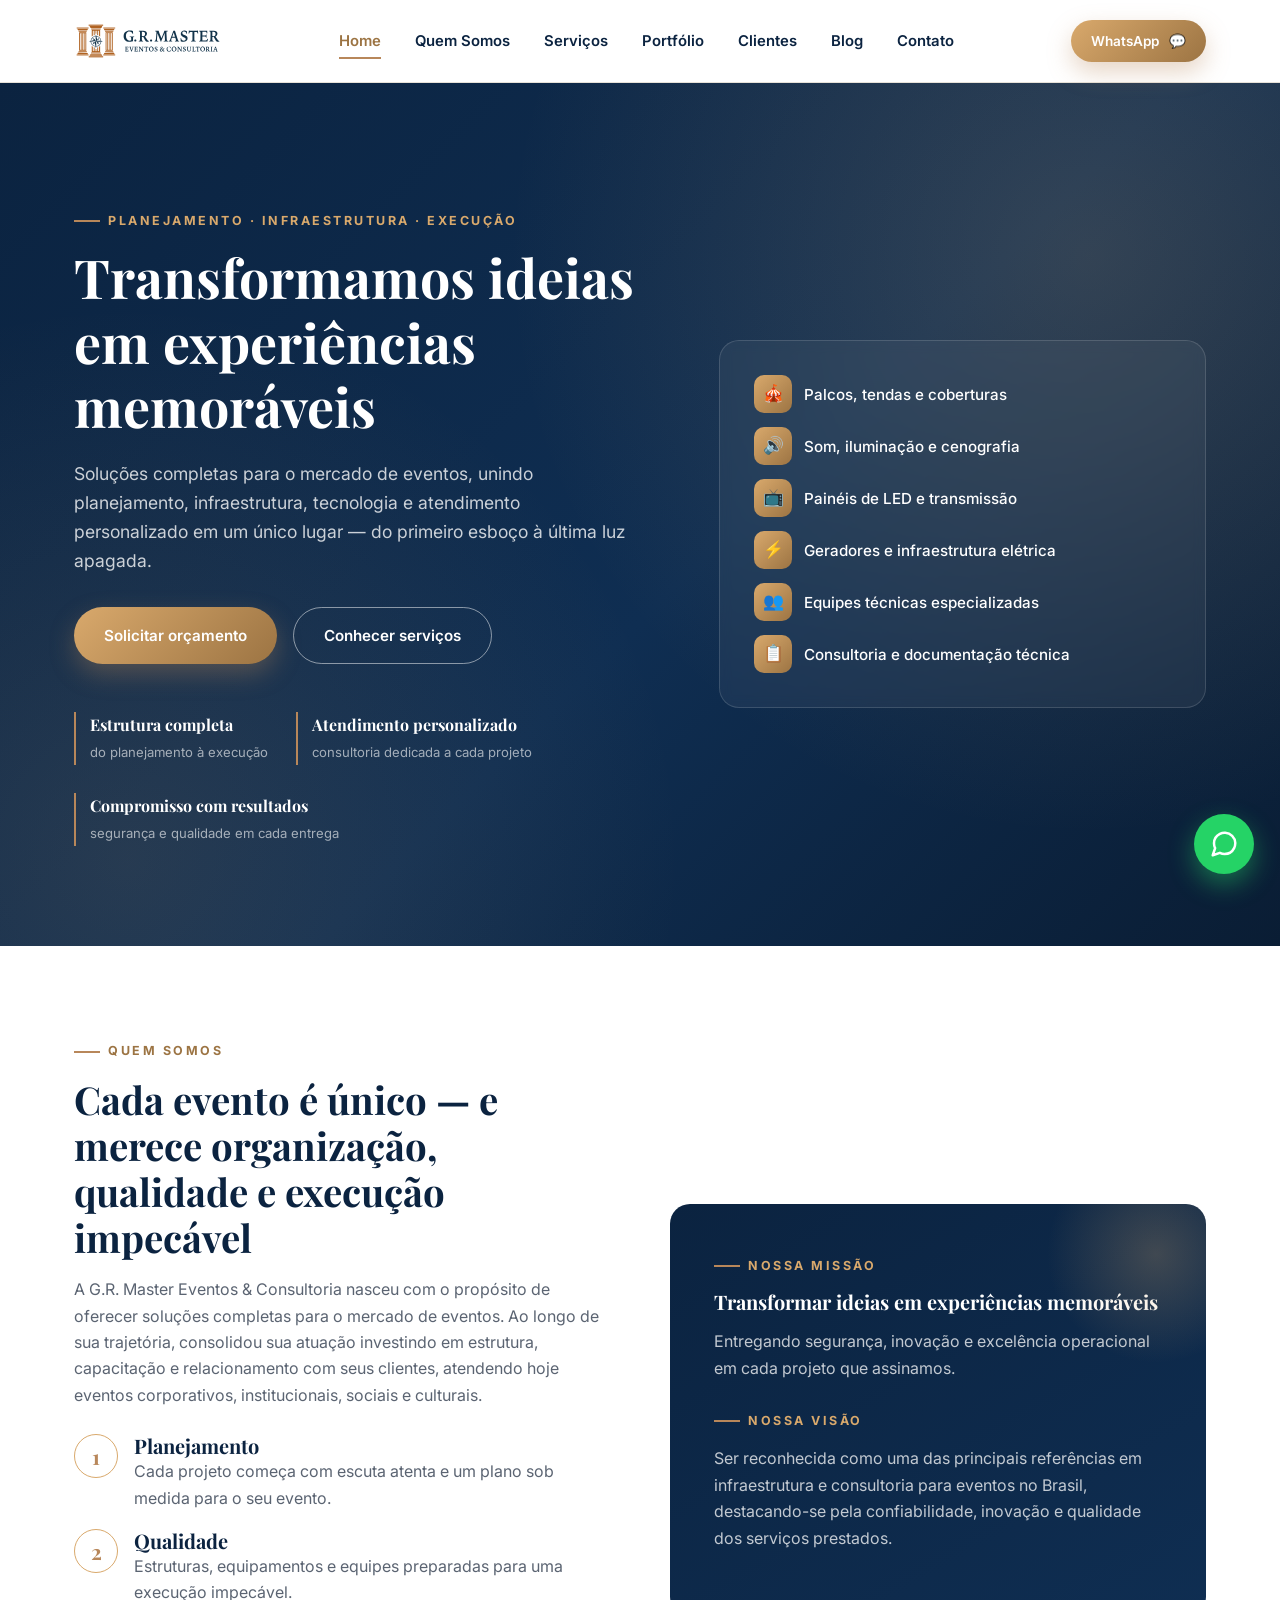
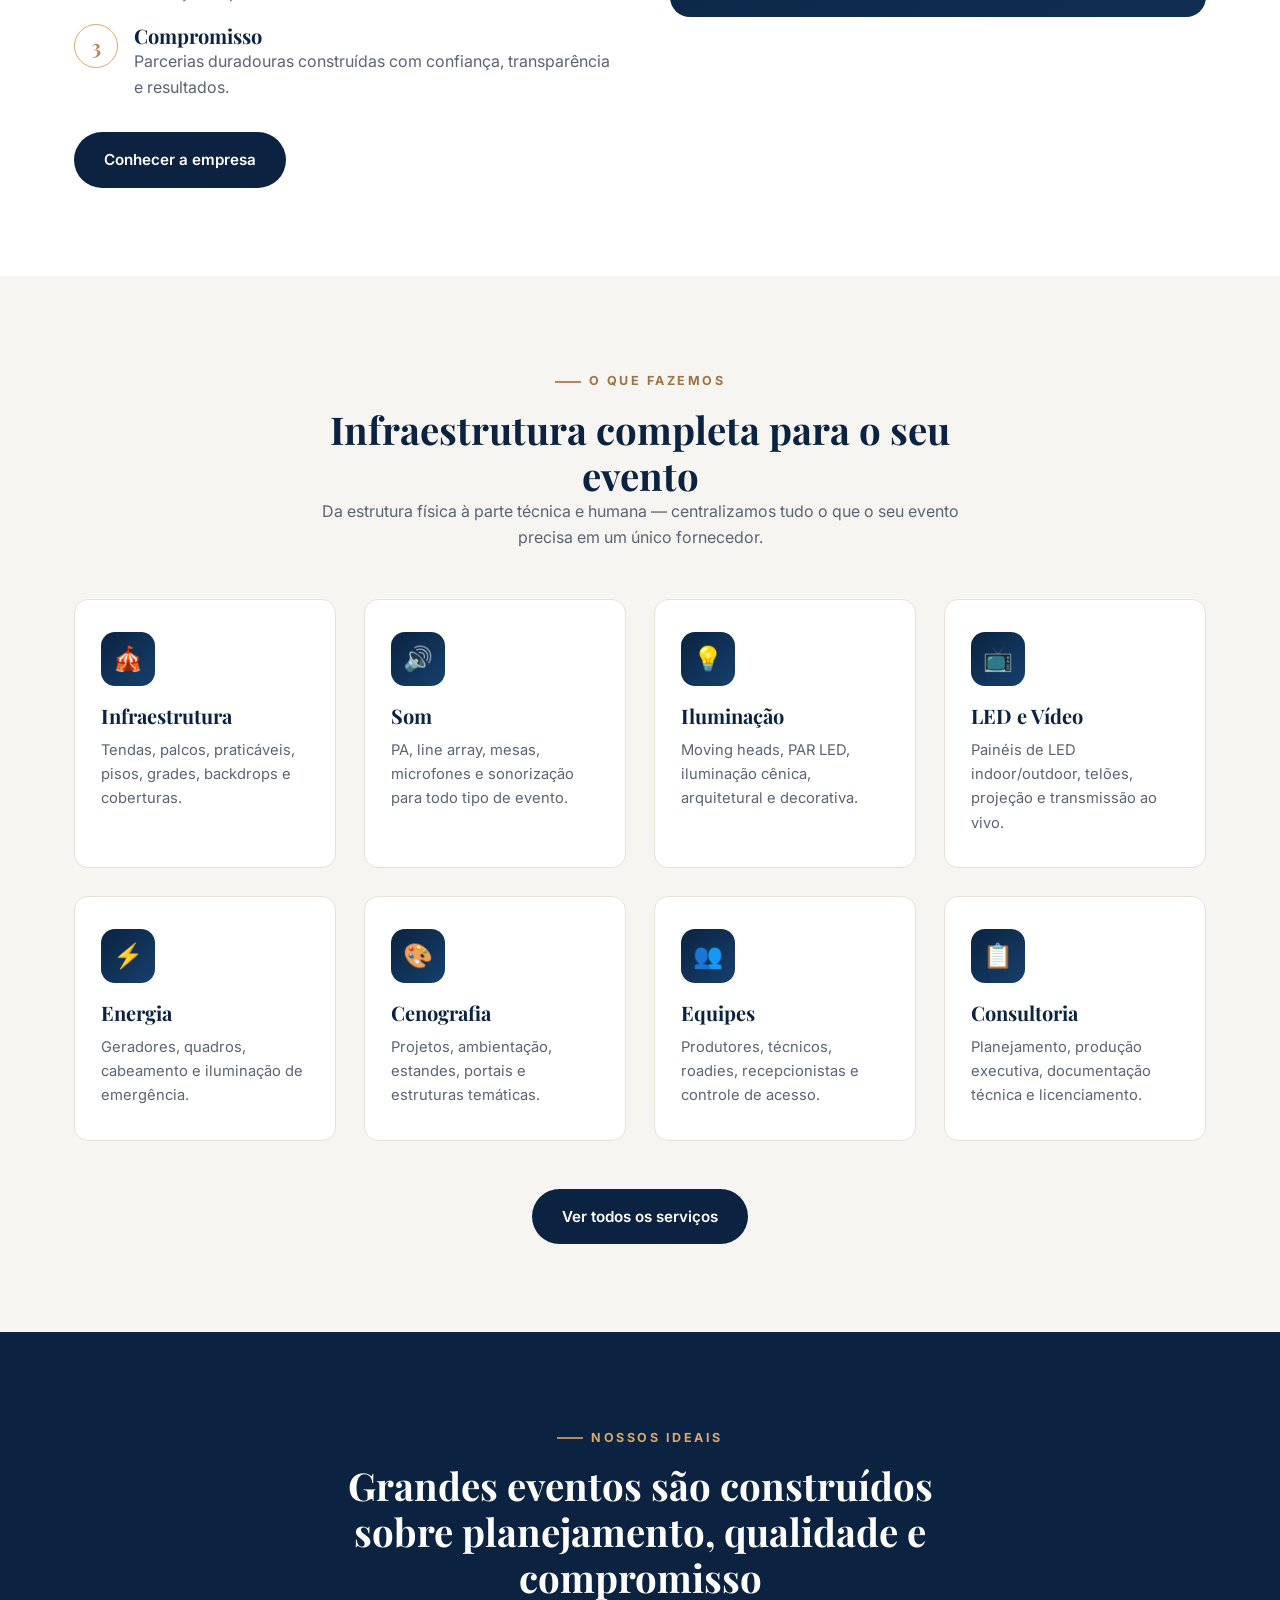
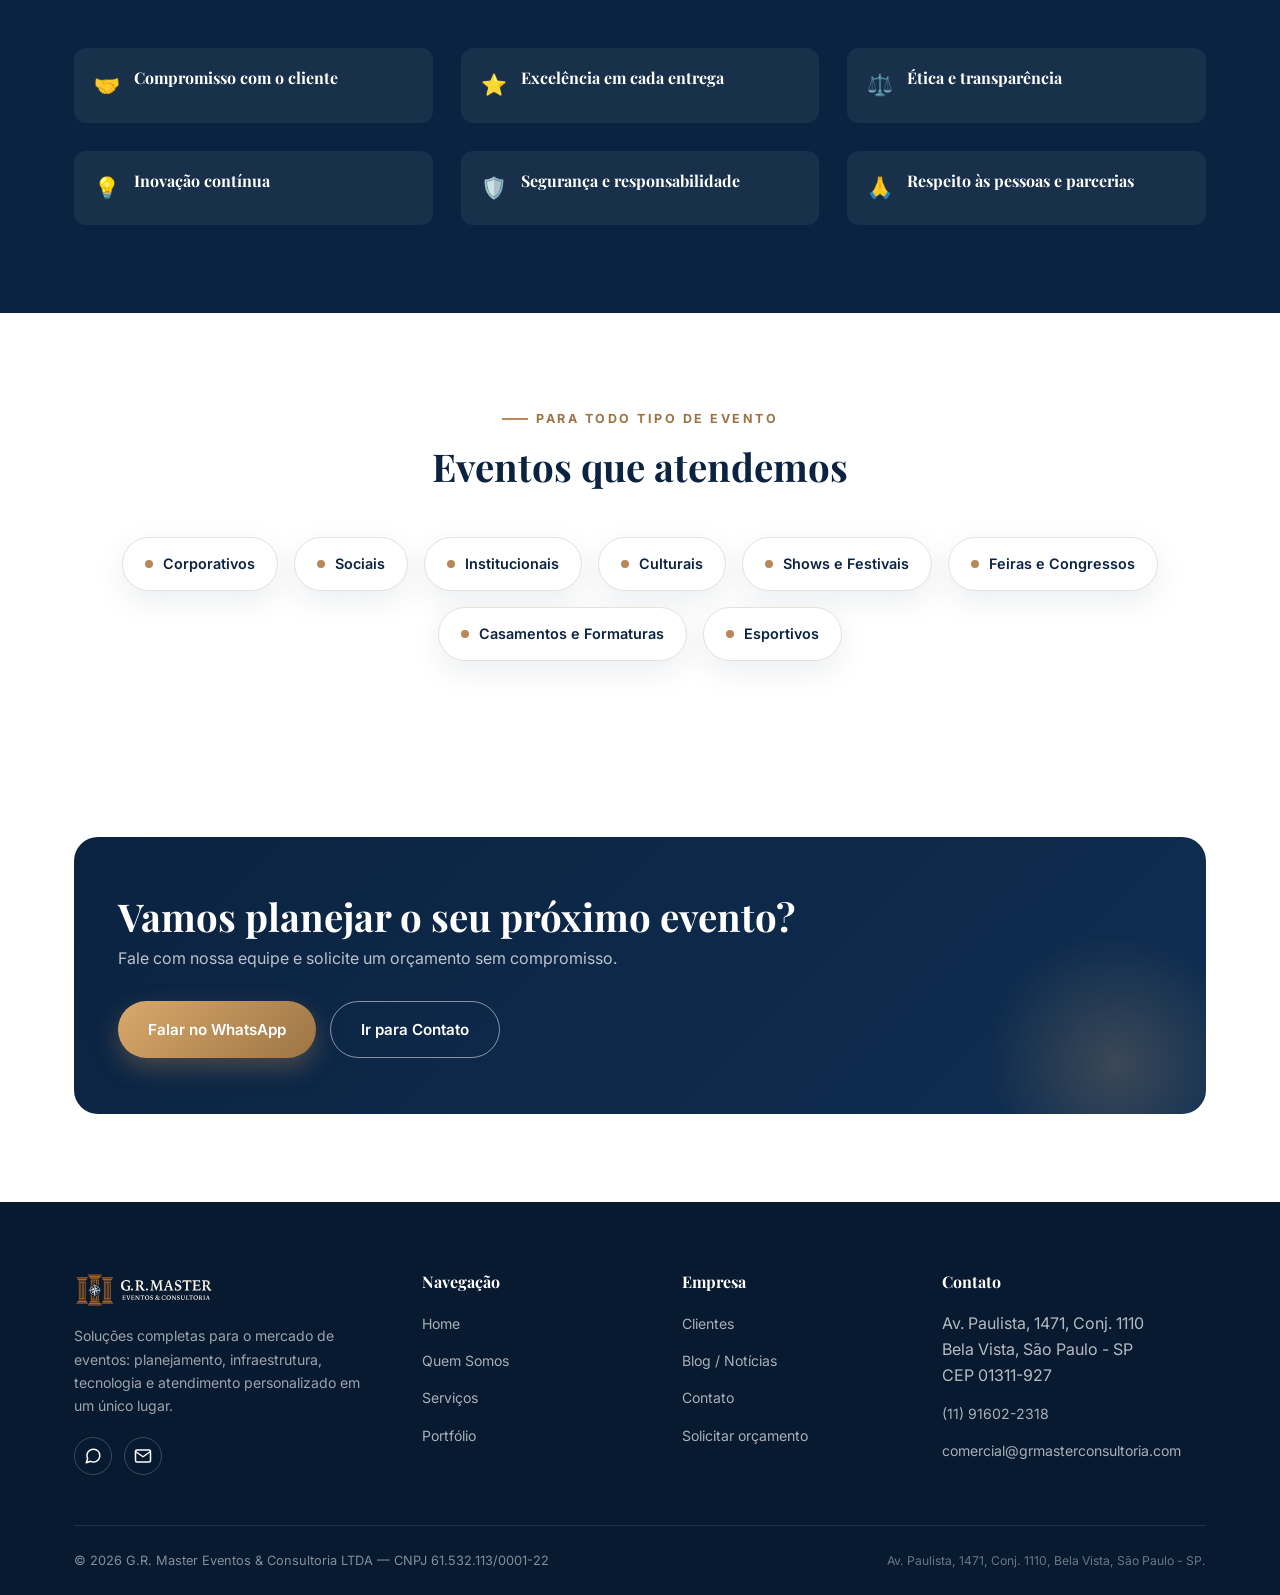
<file: index.html>
<!doctype html>
<html lang="pt-BR">
<head>
<meta charset="UTF-8">
<meta name="viewport" content="width=device-width, initial-scale=1.0">
<title>G.R. Master Eventos & Consultoria | Infraestrutura Completa para Eventos em São Paulo</title>
<meta name="description" content="A G.R. Master Eventos & Consultoria oferece planejamento, infraestrutura, tecnologia e equipes especializadas para eventos corporativos, institucionais, sociais e culturais em todo o Brasil. Solicite seu orçamento.">
<meta name="keywords" content="eventos, produção de eventos, palcos, tendas, painéis de led, som e iluminação, geradores, cenografia, consultoria de eventos, São Paulo">
<meta name="robots" content="index, follow">
<link rel="canonical" href="https://grmasterconsultoria.com/">
<meta property="og:type" content="website">
<meta property="og:title" content="G.R. Master Eventos & Consultoria">
<meta property="og:description" content="Planejamento, infraestrutura e execução completa para o seu evento. Solicite um orçamento.">
<meta property="og:locale" content="pt_BR">
<link rel="icon" type="image/svg+xml" href="assets/logo-icon.svg">
<link rel="preconnect" href="https://fonts.googleapis.com">
<link rel="preconnect" href="https://fonts.gstatic.com" crossorigin>
<link href="https://fonts.googleapis.com/css2?family=Inter:wght@400;500;600;700&family=Playfair+Display:wght@600;700;800&display=swap" rel="stylesheet">
<link rel="stylesheet" href="css/style.css">
<script type="application/ld+json">
{
  "@context": "https://schema.org",
  "@type": "LocalBusiness",
  "name": "G.R. Master Eventos & Consultoria LTDA",
  "image": "https://grmasterconsultoria.com/assets/logo.svg",
  "@id": "https://grmasterconsultoria.com/",
  "url": "https://grmasterconsultoria.com/",
  "telephone": "+55-11-91602-2318",
  "priceRange": "$$",
  "address": {
    "@type": "PostalAddress",
    "streetAddress": "Av. Paulista, 1471, Conj. 1110",
    "addressLocality": "São Paulo",
    "addressRegion": "SP",
    "postalCode": "01311-927",
    "addressCountry": "BR"
  }
}
</script>
</head>
<body>

<header class="site-header">
  <div class="container nav-wrap">
    <a href="index.html" class="logo"><img src="assets/logo.svg" alt="G.R. Master Eventos & Consultoria" width="148" height="38"></a>
    <nav class="nav-links" id="navLinks">
      <a href="index.html">Home</a>
      <a href="quem-somos.html">Quem Somos</a>
      <a href="servicos.html">Serviços</a>
      <a href="portfolio.html">Portfólio</a>
      <a href="clientes.html">Clientes</a>
      <a href="blog.html">Blog</a>
      <a href="contato.html">Contato</a>
    </nav>
    <div class="nav-cta">
      <a href="https://wa.me/5511916022318?text=Ol%C3%A1!%20Gostaria%20de%20solicitar%20um%20or%C3%A7amento." class="btn btn-primary btn-sm" target="_blank" rel="noopener"><span>WhatsApp</span> 💬</a>
      <button class="nav-toggle" aria-label="Abrir menu" id="navToggle"><span></span><span></span><span></span></button>
    </div>
  </div>
</header>

<main>
  <!-- HERO -->
  <section class="hero">
    <div class="container hero-grid">
      <div>
        <div class="eyebrow" style="color:var(--bronze-light)">Planejamento · Infraestrutura · Execução</div>
        <h1>Transformamos ideias em experiências memoráveis</h1>
        <p class="lead">Soluções completas para o mercado de eventos, unindo planejamento, infraestrutura, tecnologia e atendimento personalizado em um único lugar — do primeiro esboço à última luz apagada.</p>
        <div class="hero-actions">
          <a href="contato.html#orcamento-form" class="btn btn-primary">Solicitar orçamento</a>
          <a href="servicos.html" class="btn btn-outline">Conhecer serviços</a>
        </div>
        <div class="hero-badges">
          <div>
            <strong>Estrutura completa</strong>
            <span>do planejamento à execução</span>
          </div>
          <div>
            <strong>Atendimento personalizado</strong>
            <span>consultoria dedicada a cada projeto</span>
          </div>
          <div>
            <strong>Compromisso com resultados</strong>
            <span>segurança e qualidade em cada entrega</span>
          </div>
        </div>
      </div>
      <div class="hero-visual reveal">
        <ul>
          <li><span class="ic">🎪</span> Palcos, tendas e coberturas</li>
          <li><span class="ic">🔊</span> Som, iluminação e cenografia</li>
          <li><span class="ic">📺</span> Painéis de LED e transmissão</li>
          <li><span class="ic">⚡</span> Geradores e infraestrutura elétrica</li>
          <li><span class="ic">👥</span> Equipes técnicas especializadas</li>
          <li><span class="ic">📋</span> Consultoria e documentação técnica</li>
        </ul>
      </div>
    </div>
  </section>

  <!-- QUEM SOMOS resumo -->
  <section>
    <div class="container split">
      <div class="reveal">
        <div class="eyebrow">Quem Somos</div>
        <h2>Cada evento é único — e merece organização, qualidade e execução impecável</h2>
        <p class="mt-1">A G.R. Master Eventos & Consultoria nasceu com o propósito de oferecer soluções completas para o mercado de eventos. Ao longo de sua trajetória, consolidou sua atuação investindo em estrutura, capacitação e relacionamento com seus clientes, atendendo hoje eventos corporativos, institucionais, sociais e culturais.</p>
        <div class="pillars">
          <div class="pillar">
            <div class="num">1</div>
            <div><h3>Planejamento</h3><p>Cada projeto começa com escuta atenta e um plano sob medida para o seu evento.</p></div>
          </div>
          <div class="pillar">
            <div class="num">2</div>
            <div><h3>Qualidade</h3><p>Estruturas, equipamentos e equipes preparadas para uma execução impecável.</p></div>
          </div>
          <div class="pillar">
            <div class="num">3</div>
            <div><h3>Compromisso</h3><p>Parcerias duradouras construídas com confiança, transparência e resultados.</p></div>
          </div>
        </div>
        <a href="quem-somos.html" class="btn btn-navy mt-2">Conhecer a empresa</a>
      </div>
      <div class="frame-box reveal">
        <div class="eyebrow" style="color:var(--bronze-light)">Nossa missão</div>
        <h3>Transformar ideias em experiências memoráveis</h3>
        <p>Entregando segurança, inovação e excelência operacional em cada projeto que assinamos.</p>
        <div class="eyebrow" style="color:var(--bronze-light)">Nossa visão</div>
        <p>Ser reconhecida como uma das principais referências em infraestrutura e consultoria para eventos no Brasil, destacando-se pela confiabilidade, inovação e qualidade dos serviços prestados.</p>
      </div>
    </div>
  </section>

  <!-- SERVIÇOS destaque -->
  <section class="bg-off">
    <div class="container">
      <div class="section-head center reveal">
        <div class="eyebrow">O que fazemos</div>
        <h2>Infraestrutura completa para o seu evento</h2>
        <p>Da estrutura física à parte técnica e humana — centralizamos tudo o que o seu evento precisa em um único fornecedor.</p>
      </div>
      <div class="grid cards-4">
        <div class="card reveal">
          <div class="ic">🎪</div>
          <h3>Infraestrutura</h3>
          <p>Tendas, palcos, praticáveis, pisos, grades, backdrops e coberturas.</p>
        </div>
        <div class="card reveal">
          <div class="ic">🔊</div>
          <h3>Som</h3>
          <p>PA, line array, mesas, microfones e sonorização para todo tipo de evento.</p>
        </div>
        <div class="card reveal">
          <div class="ic">💡</div>
          <h3>Iluminação</h3>
          <p>Moving heads, PAR LED, iluminação cênica, arquitetural e decorativa.</p>
        </div>
        <div class="card reveal">
          <div class="ic">📺</div>
          <h3>LED e Vídeo</h3>
          <p>Painéis de LED indoor/outdoor, telões, projeção e transmissão ao vivo.</p>
        </div>
        <div class="card reveal">
          <div class="ic">⚡</div>
          <h3>Energia</h3>
          <p>Geradores, quadros, cabeamento e iluminação de emergência.</p>
        </div>
        <div class="card reveal">
          <div class="ic">🎨</div>
          <h3>Cenografia</h3>
          <p>Projetos, ambientação, estandes, portais e estruturas temáticas.</p>
        </div>
        <div class="card reveal">
          <div class="ic">👥</div>
          <h3>Equipes</h3>
          <p>Produtores, técnicos, roadies, recepcionistas e controle de acesso.</p>
        </div>
        <div class="card reveal">
          <div class="ic">📋</div>
          <h3>Consultoria</h3>
          <p>Planejamento, produção executiva, documentação técnica e licenciamento.</p>
        </div>
      </div>
      <div class="text-center mt-3">
        <a href="servicos.html" class="btn btn-navy">Ver todos os serviços</a>
      </div>
    </div>
  </section>

  <!-- VALORES -->
  <section class="bg-navy">
    <div class="container">
      <div class="section-head center reveal">
        <div class="eyebrow" style="color:var(--bronze-light)">Nossos Ideais</div>
        <h2>Grandes eventos são construídos sobre planejamento, qualidade e compromisso</h2>
      </div>
      <div class="grid values-grid reveal">
        <div class="value-item" style="background:rgba(255,255,255,.06)">
          <span class="ic">🤝</span>
          <div><h4 style="color:#fff">Compromisso com o cliente</h4></div>
        </div>
        <div class="value-item" style="background:rgba(255,255,255,.06)">
          <span class="ic">⭐</span>
          <div><h4 style="color:#fff">Excelência em cada entrega</h4></div>
        </div>
        <div class="value-item" style="background:rgba(255,255,255,.06)">
          <span class="ic">⚖️</span>
          <div><h4 style="color:#fff">Ética e transparência</h4></div>
        </div>
        <div class="value-item" style="background:rgba(255,255,255,.06)">
          <span class="ic">💡</span>
          <div><h4 style="color:#fff">Inovação contínua</h4></div>
        </div>
        <div class="value-item" style="background:rgba(255,255,255,.06)">
          <span class="ic">🛡️</span>
          <div><h4 style="color:#fff">Segurança e responsabilidade</h4></div>
        </div>
        <div class="value-item" style="background:rgba(255,255,255,.06)">
          <span class="ic">🙏</span>
          <div><h4 style="color:#fff">Respeito às pessoas e parcerias</h4></div>
        </div>
      </div>
    </div>
  </section>

  <!-- Eventos que atendemos -->
  <section>
    <div class="container">
      <div class="section-head center reveal">
        <div class="eyebrow">Para todo tipo de evento</div>
        <h2>Eventos que atendemos</h2>
      </div>
      <div class="badge-strip reveal">
        <span class="badge-pill"><span class="dot"></span>Corporativos</span>
        <span class="badge-pill"><span class="dot"></span>Sociais</span>
        <span class="badge-pill"><span class="dot"></span>Institucionais</span>
        <span class="badge-pill"><span class="dot"></span>Culturais</span>
        <span class="badge-pill"><span class="dot"></span>Shows e Festivais</span>
        <span class="badge-pill"><span class="dot"></span>Feiras e Congressos</span>
        <span class="badge-pill"><span class="dot"></span>Casamentos e Formaturas</span>
        <span class="badge-pill"><span class="dot"></span>Esportivos</span>
      </div>
    </div>
  </section>

  <!-- CTA -->
  <section>
    <div class="container">
      <div class="cta-band reveal">
        <div>
          <h2>Vamos planejar o seu próximo evento?</h2>
          <p>Fale com nossa equipe e solicite um orçamento sem compromisso.</p>
        </div>
        <div class="actions">
          <a href="https://wa.me/5511916022318?text=Ol%C3%A1!%20Gostaria%20de%20solicitar%20um%20or%C3%A7amento." class="btn btn-primary" target="_blank" rel="noopener">Falar no WhatsApp</a>
          <a href="contato.html" class="btn btn-outline">Ir para Contato</a>
        </div>
      </div>
    </div>
  </section>
</main>

<footer class="site-footer">
  <div class="container">
    <div class="footer-grid">
      <div class="footer-about">
        <img src="assets/logo-white.svg" alt="G.R. Master Eventos & Consultoria" width="140" height="36">
        <p>Soluções completas para o mercado de eventos: planejamento, infraestrutura, tecnologia e atendimento personalizado em um único lugar.</p>
        <div class="social-row">
          <a href="https://wa.me/5511916022318" target="_blank" rel="noopener" aria-label="WhatsApp"><svg width="18" height="18" viewBox="0 0 24 24" fill="none" stroke="currentColor" stroke-width="2" stroke-linecap="round" stroke-linejoin="round" style="color:#fff"><path d="M21 11.5a8.38 8.38 0 0 1-.9 3.8 8.5 8.5 0 0 1-7.6 4.7 8.38 8.38 0 0 1-3.8-.9L3 21l1.9-5.7a8.38 8.38 0 0 1-.9-3.8 8.5 8.5 0 0 1 4.7-7.6 8.38 8.38 0 0 1 3.8-.9h.5a8.48 8.48 0 0 1 8 8v.5z"></path></svg></a>
          <a href="mailto:comercial@grmasterconsultoria.com" aria-label="E-mail"><svg width="18" height="18" viewBox="0 0 24 24" fill="none" stroke="currentColor" stroke-width="2" stroke-linecap="round" stroke-linejoin="round" style="color:#fff"><path d="M4 4h16c1.1 0 2 .9 2 2v12c0 1.1-.9 2-2 2H4c-1.1 0-2-.9-2-2V6c0-1.1.9-2 2-2z"></path><polyline points="22,6 12,13 2,6"></polyline></svg></a>
        </div>
      </div>
      <div>
        <h4>Navegação</h4>
        <ul>
          <li><a href="index.html">Home</a></li>
          <li><a href="quem-somos.html">Quem Somos</a></li>
          <li><a href="servicos.html">Serviços</a></li>
          <li><a href="portfolio.html">Portfólio</a></li>
        </ul>
      </div>
      <div>
        <h4>Empresa</h4>
        <ul>
          <li><a href="clientes.html">Clientes</a></li>
          <li><a href="blog.html">Blog / Notícias</a></li>
          <li><a href="contato.html">Contato</a></li>
          <li><a href="contato.html#orcamento-form">Solicitar orçamento</a></li>
        </ul>
      </div>
      <div>
        <h4>Contato</h4>
        <ul>
          <li>Av. Paulista, 1471, Conj. 1110<br>Bela Vista, São Paulo - SP<br>CEP 01311-927</li>
          <li><a href="tel:+5511916022318">(11) 91602-2318</a></li>
          <li><a href="mailto:comercial@grmasterconsultoria.com">comercial@grmasterconsultoria.com</a></li>
        </ul>
      </div>
    </div>
    <div class="footer-bottom">
      <span>&copy; <span class="current-year"></span> G.R. Master Eventos & Consultoria LTDA — CNPJ 61.532.113/0001-22</span>
      <span class="legal-note">Av. Paulista, 1471, Conj. 1110, Bela Vista, São Paulo - SP.</span>
    </div>
  </div>
</footer>

<a href="https://wa.me/5511916022318?text=Ol%C3%A1!%20Gostaria%20de%20solicitar%20um%20or%C3%A7amento." class="wa-float" target="_blank" rel="noopener" aria-label="Fale conosco no WhatsApp">
  <svg viewBox="0 0 24 24" fill="none" stroke="#fff" stroke-width="2" stroke-linecap="round" stroke-linejoin="round"><path d="M21 11.5a8.38 8.38 0 0 1-.9 3.8 8.5 8.5 0 0 1-7.6 4.7 8.38 8.38 0 0 1-3.8-.9L3 21l1.9-5.7a8.38 8.38 0 0 1-.9-3.8 8.5 8.5 0 0 1 4.7-7.6 8.38 8.38 0 0 1 3.8-.9h.5a8.48 8.48 0 0 1 8 8v.5z"></path></svg>
</a>

<script src="js/main.js"></script>
</body>
</html>
</file>
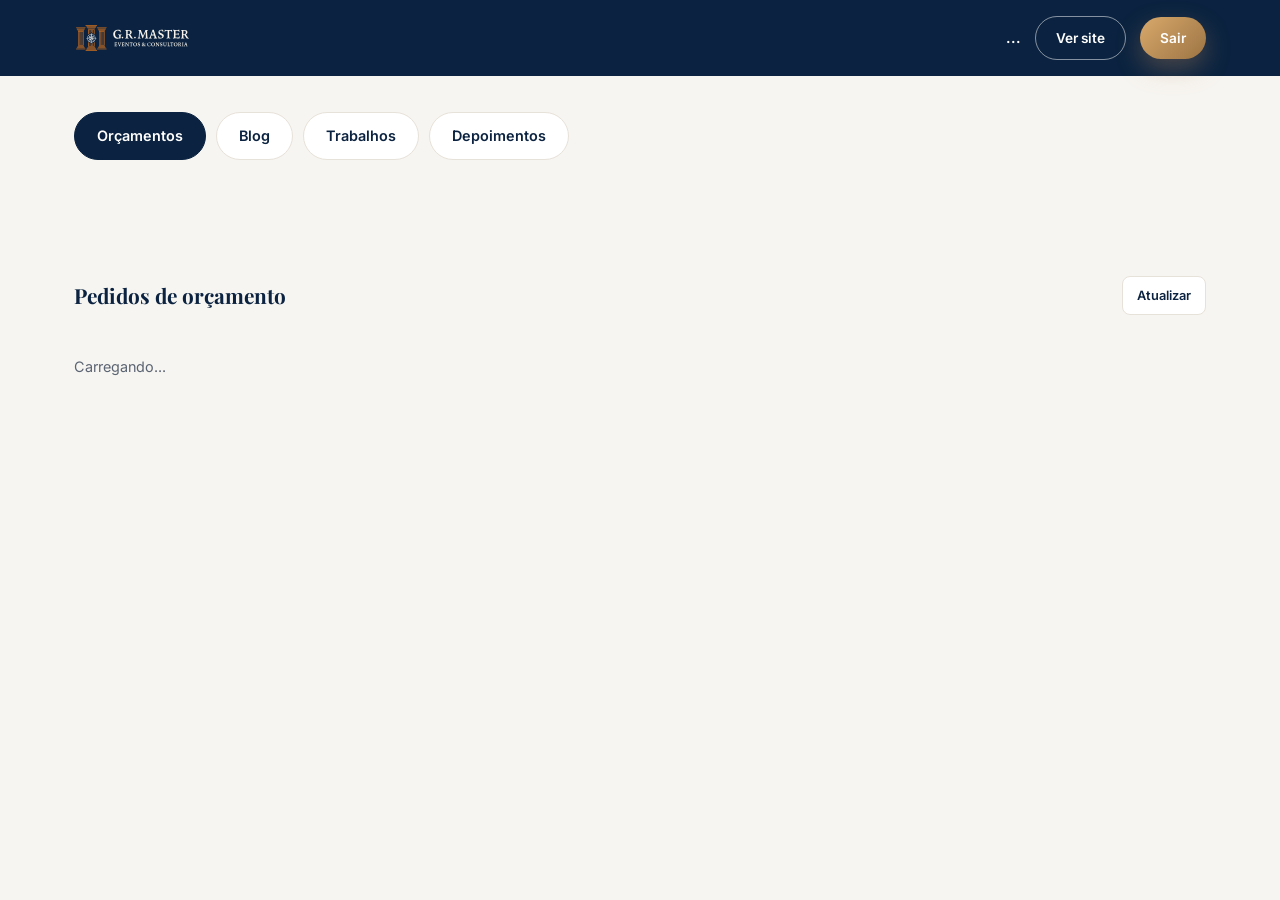
<file: admin/index.html>
<!doctype html>
<html lang="pt-BR">
<head>
<meta charset="UTF-8">
<meta name="viewport" content="width=device-width, initial-scale=1.0">
<title>Painel Admin — G.R. Master</title>
<meta name="robots" content="noindex, nofollow">
<link rel="icon" type="image/svg+xml" href="../assets/logo-icon.svg">
<link rel="preconnect" href="https://fonts.googleapis.com">
<link rel="preconnect" href="https://fonts.gstatic.com" crossorigin>
<link href="https://fonts.googleapis.com/css2?family=Inter:wght@400;500;600;700&family=Playfair+Display:wght@600;700;800&display=swap" rel="stylesheet">
<link rel="stylesheet" href="../css/style.css">
<link rel="stylesheet" href="admin.css">
</head>
<body class="admin-body">

<div class="admin-topbar">
  <div class="container">
    <img src="../assets/logo-white.svg" alt="G.R. Master Eventos & Consultoria">
    <div class="who">
      <strong id="user-email">...</strong>
      <a href="../index.html" class="btn btn-outline btn-sm">Ver site</a>
      <button class="btn btn-primary btn-sm" id="logout-btn">Sair</button>
    </div>
  </div>
</div>

<main class="admin-main">
  <div class="container">

    <div class="admin-tabs">
      <button class="admin-tab-btn active" data-tab="leads">Orçamentos</button>
      <button class="admin-tab-btn" data-tab="posts">Blog</button>
      <button class="admin-tab-btn" data-tab="works">Trabalhos</button>
      <button class="admin-tab-btn" data-tab="testimonials">Depoimentos</button>
    </div>

    <!-- ORÇAMENTOS -->
    <section class="admin-panel active" id="panel-leads">
      <div class="admin-toolbar">
        <h2>Pedidos de orçamento</h2>
        <button class="icon-btn" id="refresh-leads">Atualizar</button>
      </div>
      <div class="admin-card-list" id="leads-list">
        <p class="spinner-text">Carregando...</p>
      </div>
    </section>

    <!-- BLOG -->
    <section class="admin-panel" id="panel-posts">
      <div class="admin-toolbar">
        <h2>Publicações do blog</h2>
        <button class="btn btn-primary btn-sm" id="new-post-btn">+ Novo post</button>
      </div>
      <div class="admin-card-list" id="posts-list">
        <p class="spinner-text">Carregando...</p>
      </div>
    </section>

    <!-- TRABALHOS -->
    <section class="admin-panel" id="panel-works">
      <div class="admin-toolbar">
        <h2>Trabalhos (fotos e vídeos)</h2>
        <button class="btn btn-primary btn-sm" id="new-work-btn">+ Novo trabalho</button>
      </div>
      <div class="admin-card-list" id="works-list">
        <p class="spinner-text">Carregando...</p>
      </div>
    </section>

    <!-- DEPOIMENTOS -->
    <section class="admin-panel" id="panel-testimonials">
      <div class="admin-toolbar">
        <h2>Depoimentos de clientes</h2>
        <button class="btn btn-primary btn-sm" id="new-testimonial-btn">+ Novo depoimento</button>
      </div>
      <div class="admin-card-list" id="testimonials-list">
        <p class="spinner-text">Carregando...</p>
      </div>
    </section>

  </div>
</main>

<!-- Modal editor de post -->
<div class="modal-overlay" id="post-modal">
  <div class="modal-box">
    <h2 id="modal-title">Novo post</h2>
    <form id="post-form">
      <input type="hidden" id="post-id">
      <div class="field">
        <label for="post-title-input">Título *</label>
        <input type="text" id="post-title-input" required>
      </div>
      <div class="field">
        <label for="post-slug">Slug (URL) *</label>
        <input type="text" id="post-slug" required pattern="[a-z0-9\-]+" title="Apenas letras minúsculas, números e hífens">
      </div>
      <div class="form-row">
        <div class="field">
          <label for="post-category">Categoria</label>
          <input type="text" id="post-category" value="Geral">
        </div>
        <div class="field">
          <label for="post-emoji">Emoji de capa</label>
          <input type="text" id="post-emoji" value="📰" maxlength="4">
        </div>
      </div>
      <div class="field">
        <label for="post-excerpt">Resumo (aparece no card)</label>
        <textarea id="post-excerpt" style="min-height:70px;"></textarea>
      </div>
      <div class="field">
        <label for="post-content">Conteúdo completo</label>
        <textarea id="post-content" style="min-height:220px;" placeholder="Separe os parágrafos com uma linha em branco."></textarea>
      </div>
      <div class="checkbox-row">
        <input type="checkbox" id="post-published">
        <label for="post-published" style="margin:0;">Publicar (visível no site)</label>
      </div>
      <div class="admin-error" id="post-error"></div>
      <div class="modal-actions">
        <button type="button" class="icon-btn" id="cancel-post-btn">Cancelar</button>
        <button type="submit" class="btn btn-primary" id="save-post-btn">Salvar</button>
      </div>
    </form>
  </div>
</div>

<!-- Modal editor de trabalho -->
<div class="modal-overlay" id="work-modal">
  <div class="modal-box">
    <h2 id="work-modal-title">Novo trabalho</h2>
    <form id="work-form">
      <input type="hidden" id="work-id">
      <div class="field">
        <label for="work-title">Título *</label>
        <input type="text" id="work-title" required placeholder="Ex: Convenção Empresarial XP 2026">
      </div>
      <div class="form-row">
        <div class="field">
          <label for="work-category">Categoria</label>
          <select id="work-category">
            <option value="corporativo">Corporativo</option>
            <option value="social">Social</option>
            <option value="cultural">Cultural</option>
            <option value="feira">Feiras &amp; Congressos</option>
            <option value="show">Shows &amp; Festivais</option>
          </select>
        </div>
        <div class="field">
          <label for="work-type">Tipo</label>
          <select id="work-type">
            <option value="foto">Foto</option>
            <option value="video">Vídeo</option>
          </select>
        </div>
      </div>
      <div class="field" id="work-image-field">
        <label for="work-image-file">Foto</label>
        <input type="file" id="work-image-file" accept="image/*">
        <img id="work-image-preview" style="display:none;max-width:100%;border-radius:10px;margin-top:10px;">
      </div>
      <div class="field" id="work-video-field" style="display:none;">
        <label for="work-video-url">Link do vídeo (YouTube, Instagram etc.)</label>
        <input type="url" id="work-video-url" placeholder="https://youtube.com/watch?v=...">
      </div>
      <div class="field">
        <label for="work-description">Descrição (opcional)</label>
        <textarea id="work-description" style="min-height:70px;"></textarea>
      </div>
      <div class="checkbox-row">
        <input type="checkbox" id="work-published">
        <label for="work-published" style="margin:0;">Publicar (visível no Portfólio do site)</label>
      </div>
      <div class="admin-error" id="work-error"></div>
      <div class="modal-actions">
        <button type="button" class="icon-btn" id="cancel-work-btn">Cancelar</button>
        <button type="submit" class="btn btn-primary" id="save-work-btn">Salvar</button>
      </div>
    </form>
  </div>
</div>

<!-- Modal editor de depoimento -->
<div class="modal-overlay" id="testimonial-modal">
  <div class="modal-box">
    <h2 id="testimonial-modal-title">Novo depoimento</h2>
    <form id="testimonial-form">
      <input type="hidden" id="testimonial-id">
      <div class="form-row">
        <div class="field">
          <label for="testimonial-name">Nome do cliente *</label>
          <input type="text" id="testimonial-name" required>
        </div>
        <div class="field">
          <label for="testimonial-role">Cargo / Empresa</label>
          <input type="text" id="testimonial-role" placeholder="Ex: Diretora de Eventos, Empresa XP">
        </div>
      </div>
      <div class="field">
        <label for="testimonial-quote">Depoimento *</label>
        <textarea id="testimonial-quote" required style="min-height:100px;" placeholder="O que o cliente disse sobre o trabalho da G.R. Master"></textarea>
      </div>
      <div class="field">
        <label for="testimonial-photo-file">Foto do cliente (opcional)</label>
        <input type="file" id="testimonial-photo-file" accept="image/*">
        <img id="testimonial-photo-preview" style="display:none;width:64px;height:64px;object-fit:cover;border-radius:50%;margin-top:10px;">
      </div>
      <div class="checkbox-row">
        <input type="checkbox" id="testimonial-published">
        <label for="testimonial-published" style="margin:0;">Publicar (visível no site)</label>
      </div>
      <div class="admin-error" id="testimonial-error"></div>
      <div class="modal-actions">
        <button type="button" class="icon-btn" id="cancel-testimonial-btn">Cancelar</button>
        <button type="submit" class="btn btn-primary" id="save-testimonial-btn">Salvar</button>
      </div>
    </form>
  </div>
</div>

<script type="module">
  import { supabase } from '../js/supabase.js';

  /* ---------- Auth guard ---------- */
  const { data: { session } } = await supabase.auth.getSession();
  if (!session) {
    window.location.href = 'login.html';
  } else {
    document.getElementById('user-email').textContent = session.user.email;
  }

  supabase.auth.onAuthStateChange((event, sess) => {
    if (!sess) window.location.href = 'login.html';
  });

  document.getElementById('logout-btn').addEventListener('click', async () => {
    await supabase.auth.signOut();
    window.location.href = 'login.html';
  });

  /* ---------- Tabs ---------- */
  document.querySelectorAll('.admin-tab-btn').forEach((btn) => {
    btn.addEventListener('click', () => {
      document.querySelectorAll('.admin-tab-btn').forEach((b) => b.classList.remove('active'));
      document.querySelectorAll('.admin-panel').forEach((p) => p.classList.remove('active'));
      btn.classList.add('active');
      document.getElementById('panel-' + btn.dataset.tab).classList.add('active');
    });
  });

  function escapeHtml(str) {
    return String(str || '').replace(/[&<>"']/g, (c) => ({
      '&': '&amp;', '<': '&lt;', '>': '&gt;', '"': '&quot;', "'": '&#39;'
    }[c]));
  }
  function formatDateTime(iso) {
    return new Date(iso).toLocaleString('pt-BR', { day: '2-digit', month: '2-digit', year: 'numeric', hour: '2-digit', minute: '2-digit' });
  }

  /* ---------- Leads (orçamentos) ---------- */
  const leadsList = document.getElementById('leads-list');
  const statusLabels = { novo: 'Novo', em_contato: 'Em contato', fechado: 'Fechado' };

  async function loadLeads() {
    leadsList.innerHTML = '<p class="spinner-text">Carregando...</p>';
    const { data, error } = await supabase.from('contacts').select('*').order('created_at', { ascending: false });
    if (error) {
      leadsList.innerHTML = '<p class="spinner-text">Erro ao carregar: ' + escapeHtml(error.message) + '</p>';
      return;
    }
    if (!data || data.length === 0) {
      leadsList.innerHTML = '<div class="empty-state">Nenhum pedido de orçamento recebido ainda.</div>';
      return;
    }
    leadsList.innerHTML = data.map((lead) => `
      <div class="lead-card" data-id="${lead.id}">
        <div class="main">
          <h3>${escapeHtml(lead.nome)}</h3>
          <div class="meta-row">
            <a href="https://wa.me/55${(lead.telefone || '').replace(/\D/g,'')}" target="_blank" rel="noopener">📞 ${escapeHtml(lead.telefone)}</a>
            <a href="mailto:${escapeHtml(lead.email)}">✉️ ${escapeHtml(lead.email)}</a>
            ${lead.tipo_evento ? `<span>🎫 ${escapeHtml(lead.tipo_evento)}</span>` : ''}
            ${lead.data_evento ? `<span>📅 ${escapeHtml(lead.data_evento)}</span>` : ''}
            ${lead.convidados ? `<span>👥 ${escapeHtml(lead.convidados)} convidados</span>` : ''}
          </div>
          ${lead.mensagem ? `<div class="msg">${escapeHtml(lead.mensagem)}</div>` : ''}
        </div>
        <div class="side">
          <span class="lead-date">${formatDateTime(lead.created_at)}</span>
          <select data-id="${lead.id}" class="status-select">
            <option value="novo" ${lead.status === 'novo' ? 'selected' : ''}>Novo</option>
            <option value="em_contato" ${lead.status === 'em_contato' ? 'selected' : ''}>Em contato</option>
            <option value="fechado" ${lead.status === 'fechado' ? 'selected' : ''}>Fechado</option>
          </select>
        </div>
      </div>
    `).join('');

    document.querySelectorAll('.status-select').forEach((sel) => {
      sel.addEventListener('change', async () => {
        await supabase.from('contacts').update({ status: sel.value }).eq('id', sel.dataset.id);
      });
    });
  }

  document.getElementById('refresh-leads').addEventListener('click', loadLeads);
  loadLeads();

  /* ---------- Posts (blog) ---------- */
  const postsList = document.getElementById('posts-list');
  const modal = document.getElementById('post-modal');
  const postForm = document.getElementById('post-form');
  const postError = document.getElementById('post-error');

  async function loadPosts() {
    postsList.innerHTML = '<p class="spinner-text">Carregando...</p>';
    const { data, error } = await supabase.from('posts').select('*').order('created_at', { ascending: false });
    if (error) {
      postsList.innerHTML = '<p class="spinner-text">Erro ao carregar: ' + escapeHtml(error.message) + '</p>';
      return;
    }
    if (!data || data.length === 0) {
      postsList.innerHTML = '<div class="empty-state">Nenhum post cadastrado ainda. Clique em "+ Novo post" para começar.</div>';
      return;
    }
    postsList.innerHTML = data.map((post) => `
      <div class="post-row">
        <div class="emoji">${post.emoji || '📰'}</div>
        <div class="info">
          <h3>${escapeHtml(post.title)}</h3>
          <div class="meta">
            <span class="status-badge ${post.published ? 'status-fechado' : 'status-novo'}">${post.published ? 'Publicado' : 'Rascunho'}</span>
            &nbsp;·&nbsp; ${escapeHtml(post.category)} &nbsp;·&nbsp; ${formatDateTime(post.created_at)}
          </div>
        </div>
        <div class="actions">
          <button class="icon-btn" data-edit="${post.id}">Editar</button>
          <button class="icon-btn danger" data-delete="${post.id}">Excluir</button>
        </div>
      </div>
    `).join('');

    document.querySelectorAll('[data-edit]').forEach((btn) => {
      btn.addEventListener('click', () => openEditor(data.find((p) => p.id === btn.dataset.edit)));
    });
    document.querySelectorAll('[data-delete]').forEach((btn) => {
      btn.addEventListener('click', async () => {
        if (!confirm('Tem certeza que deseja excluir este post?')) return;
        await supabase.from('posts').delete().eq('id', btn.dataset.delete);
        loadPosts();
      });
    });
  }

  function slugify(text) {
    return text.toString().toLowerCase()
      .normalize('NFD').replace(/[̀-ͯ]/g, '')
      .replace(/[^a-z0-9\s-]/g, '').trim()
      .replace(/\s+/g, '-').replace(/-+/g, '-');
  }

  let editingId = null;
  let slugTouched = false;

  function openEditor(post) {
    postError.classList.remove('show');
    editingId = post ? post.id : null;
    slugTouched = !!post;
    document.getElementById('modal-title').textContent = post ? 'Editar post' : 'Novo post';
    document.getElementById('post-title-input').value = post ? post.title : '';
    document.getElementById('post-slug').value = post ? post.slug : '';
    document.getElementById('post-category').value = post ? post.category : 'Geral';
    document.getElementById('post-emoji').value = post ? post.emoji : '📰';
    document.getElementById('post-excerpt').value = post ? post.excerpt || '' : '';
    document.getElementById('post-content').value = post ? post.content || '' : '';
    document.getElementById('post-published').checked = post ? post.published : false;
    modal.classList.add('show');
  }

  document.getElementById('new-post-btn').addEventListener('click', () => openEditor(null));
  document.getElementById('cancel-post-btn').addEventListener('click', () => modal.classList.remove('show'));
  modal.addEventListener('click', (e) => { if (e.target === modal) modal.classList.remove('show'); });

  document.getElementById('post-title-input').addEventListener('input', (e) => {
    if (!slugTouched) document.getElementById('post-slug').value = slugify(e.target.value);
  });
  document.getElementById('post-slug').addEventListener('input', () => { slugTouched = true; });

  postForm.addEventListener('submit', async (e) => {
    e.preventDefault();
    postError.classList.remove('show');
    const saveBtn = document.getElementById('save-post-btn');
    saveBtn.disabled = true;
    saveBtn.textContent = 'Salvando...';

    const record = {
      title: document.getElementById('post-title-input').value.trim(),
      slug: slugify(document.getElementById('post-slug').value.trim()),
      category: document.getElementById('post-category').value.trim() || 'Geral',
      emoji: document.getElementById('post-emoji').value.trim() || '📰',
      excerpt: document.getElementById('post-excerpt').value.trim(),
      content: document.getElementById('post-content').value.trim(),
      published: document.getElementById('post-published').checked
    };

    let error;
    if (editingId) {
      ({ error } = await supabase.from('posts').update(record).eq('id', editingId));
    } else {
      ({ error } = await supabase.from('posts').insert(record));
    }

    saveBtn.disabled = false;
    saveBtn.textContent = 'Salvar';

    if (error) {
      postError.textContent = error.code === '23505'
        ? 'Já existe um post com esse slug. Escolha outro.'
        : 'Erro ao salvar: ' + error.message;
      postError.classList.add('show');
      return;
    }

    modal.classList.remove('show');
    loadPosts();
  });

  loadPosts();

  /* ---------- Trabalhos (portfólio) ---------- */
  const worksList = document.getElementById('works-list');
  const workModal = document.getElementById('work-modal');
  const workForm = document.getElementById('work-form');
  const workError = document.getElementById('work-error');
  const categoryLabels = { corporativo: 'Corporativo', social: 'Social', cultural: 'Cultural', feira: 'Feiras & Congressos', show: 'Shows & Festivais' };
  let editingWorkId = null;
  let workImageFile = null;
  let workImageUrl = null;

  async function uploadMedia(file, folder) {
    const ext = file.name.split('.').pop();
    const path = `${folder}/${crypto.randomUUID()}.${ext}`;
    const { error } = await supabase.storage.from('media').upload(path, file);
    if (error) throw error;
    const { data } = supabase.storage.from('media').getPublicUrl(path);
    return data.publicUrl;
  }

  async function loadWorks() {
    worksList.innerHTML = '<p class="spinner-text">Carregando...</p>';
    const { data, error } = await supabase.from('works').select('*').order('created_at', { ascending: false });
    if (error) {
      worksList.innerHTML = '<p class="spinner-text">Erro ao carregar: ' + escapeHtml(error.message) + '</p>';
      return;
    }
    if (!data || data.length === 0) {
      worksList.innerHTML = '<div class="empty-state">Nenhum trabalho cadastrado ainda. Clique em "+ Novo trabalho" para adicionar fotos ou vídeos.</div>';
      return;
    }
    worksList.innerHTML = data.map((w) => `
      <div class="post-row">
        <div class="emoji">${w.type === 'video' ? '🎬' : (w.image_url ? `<img src="${escapeHtml(w.image_url)}" alt="" style="width:100%;height:100%;object-fit:cover;border-radius:10px;">` : '📷')}</div>
        <div class="info">
          <h3>${escapeHtml(w.title)}</h3>
          <div class="meta">
            <span class="status-badge ${w.published ? 'status-fechado' : 'status-novo'}">${w.published ? 'Publicado' : 'Rascunho'}</span>
            &nbsp;·&nbsp; ${escapeHtml(categoryLabels[w.category] || w.category)} &nbsp;·&nbsp; ${w.type === 'video' ? 'Vídeo' : 'Foto'}
          </div>
        </div>
        <div class="actions">
          <button class="icon-btn" data-edit-work="${w.id}">Editar</button>
          <button class="icon-btn danger" data-delete-work="${w.id}">Excluir</button>
        </div>
      </div>
    `).join('');

    document.querySelectorAll('[data-edit-work]').forEach((btn) => {
      btn.addEventListener('click', () => openWorkEditor(data.find((w) => w.id === btn.dataset.editWork)));
    });
    document.querySelectorAll('[data-delete-work]').forEach((btn) => {
      btn.addEventListener('click', async () => {
        if (!confirm('Tem certeza que deseja excluir este trabalho?')) return;
        await supabase.from('works').delete().eq('id', btn.dataset.deleteWork);
        loadWorks();
      });
    });
  }

  function toggleWorkTypeFields() {
    const isVideo = document.getElementById('work-type').value === 'video';
    document.getElementById('work-video-field').style.display = isVideo ? '' : 'none';
    document.getElementById('work-image-field').style.display = isVideo ? 'none' : '';
  }
  document.getElementById('work-type').addEventListener('change', toggleWorkTypeFields);

  function openWorkEditor(work) {
    workError.classList.remove('show');
    editingWorkId = work ? work.id : null;
    workImageFile = null;
    workImageUrl = work ? work.image_url : null;
    document.getElementById('work-modal-title').textContent = work ? 'Editar trabalho' : 'Novo trabalho';
    document.getElementById('work-title').value = work ? work.title : '';
    document.getElementById('work-category').value = work ? work.category : 'corporativo';
    document.getElementById('work-type').value = work ? work.type : 'foto';
    document.getElementById('work-video-url').value = work ? (work.video_url || '') : '';
    document.getElementById('work-description').value = work ? (work.description || '') : '';
    document.getElementById('work-published').checked = work ? work.published : false;
    document.getElementById('work-image-file').value = '';
    const preview = document.getElementById('work-image-preview');
    if (workImageUrl) { preview.src = workImageUrl; preview.style.display = ''; } else { preview.style.display = 'none'; }
    toggleWorkTypeFields();
    workModal.classList.add('show');
  }

  document.getElementById('work-image-file').addEventListener('change', (e) => {
    workImageFile = e.target.files[0] || null;
    if (workImageFile) {
      const preview = document.getElementById('work-image-preview');
      preview.src = URL.createObjectURL(workImageFile);
      preview.style.display = '';
    }
  });

  document.getElementById('new-work-btn').addEventListener('click', () => openWorkEditor(null));
  document.getElementById('cancel-work-btn').addEventListener('click', () => workModal.classList.remove('show'));
  workModal.addEventListener('click', (e) => { if (e.target === workModal) workModal.classList.remove('show'); });

  workForm.addEventListener('submit', async (e) => {
    e.preventDefault();
    workError.classList.remove('show');
    const saveBtn = document.getElementById('save-work-btn');
    saveBtn.disabled = true;
    saveBtn.textContent = 'Salvando...';

    try {
      const type = document.getElementById('work-type').value;
      let imageUrl = workImageUrl;
      if (type === 'foto' && workImageFile) {
        imageUrl = await uploadMedia(workImageFile, 'works');
      }

      const record = {
        title: document.getElementById('work-title').value.trim(),
        category: document.getElementById('work-category').value,
        type,
        image_url: type === 'foto' ? imageUrl : null,
        video_url: type === 'video' ? document.getElementById('work-video-url').value.trim() || null : null,
        description: document.getElementById('work-description').value.trim() || null,
        published: document.getElementById('work-published').checked
      };

      let error;
      if (editingWorkId) {
        ({ error } = await supabase.from('works').update(record).eq('id', editingWorkId));
      } else {
        ({ error } = await supabase.from('works').insert(record));
      }
      if (error) throw error;

      workModal.classList.remove('show');
      loadWorks();
    } catch (err) {
      workError.textContent = 'Erro ao salvar: ' + err.message;
      workError.classList.add('show');
    } finally {
      saveBtn.disabled = false;
      saveBtn.textContent = 'Salvar';
    }
  });

  loadWorks();

  /* ---------- Depoimentos ---------- */
  const testimonialsList = document.getElementById('testimonials-list');
  const testimonialModal = document.getElementById('testimonial-modal');
  const testimonialForm = document.getElementById('testimonial-form');
  const testimonialError = document.getElementById('testimonial-error');
  let editingTestimonialId = null;
  let testimonialPhotoFile = null;
  let testimonialPhotoUrl = null;

  async function loadTestimonials() {
    testimonialsList.innerHTML = '<p class="spinner-text">Carregando...</p>';
    const { data, error } = await supabase.from('testimonials').select('*').order('created_at', { ascending: false });
    if (error) {
      testimonialsList.innerHTML = '<p class="spinner-text">Erro ao carregar: ' + escapeHtml(error.message) + '</p>';
      return;
    }
    if (!data || data.length === 0) {
      testimonialsList.innerHTML = '<div class="empty-state">Nenhum depoimento cadastrado ainda. Clique em "+ Novo depoimento" para adicionar.</div>';
      return;
    }
    testimonialsList.innerHTML = data.map((t) => `
      <div class="post-row">
        <div class="emoji">${t.photo_url ? `<img src="${escapeHtml(t.photo_url)}" alt="" style="width:100%;height:100%;object-fit:cover;border-radius:50%;">` : '💬'}</div>
        <div class="info">
          <h3>${escapeHtml(t.client_name)}</h3>
          <div class="meta">
            <span class="status-badge ${t.published ? 'status-fechado' : 'status-novo'}">${t.published ? 'Publicado' : 'Rascunho'}</span>
            ${t.client_role ? `&nbsp;·&nbsp; ${escapeHtml(t.client_role)}` : ''}
          </div>
        </div>
        <div class="actions">
          <button class="icon-btn" data-edit-testimonial="${t.id}">Editar</button>
          <button class="icon-btn danger" data-delete-testimonial="${t.id}">Excluir</button>
        </div>
      </div>
    `).join('');

    document.querySelectorAll('[data-edit-testimonial]').forEach((btn) => {
      btn.addEventListener('click', () => openTestimonialEditor(data.find((t) => t.id === btn.dataset.editTestimonial)));
    });
    document.querySelectorAll('[data-delete-testimonial]').forEach((btn) => {
      btn.addEventListener('click', async () => {
        if (!confirm('Tem certeza que deseja excluir este depoimento?')) return;
        await supabase.from('testimonials').delete().eq('id', btn.dataset.deleteTestimonial);
        loadTestimonials();
      });
    });
  }

  function openTestimonialEditor(testimonial) {
    testimonialError.classList.remove('show');
    editingTestimonialId = testimonial ? testimonial.id : null;
    testimonialPhotoFile = null;
    testimonialPhotoUrl = testimonial ? testimonial.photo_url : null;
    document.getElementById('testimonial-modal-title').textContent = testimonial ? 'Editar depoimento' : 'Novo depoimento';
    document.getElementById('testimonial-name').value = testimonial ? testimonial.client_name : '';
    document.getElementById('testimonial-role').value = testimonial ? (testimonial.client_role || '') : '';
    document.getElementById('testimonial-quote').value = testimonial ? testimonial.quote : '';
    document.getElementById('testimonial-published').checked = testimonial ? testimonial.published : false;
    document.getElementById('testimonial-photo-file').value = '';
    const preview = document.getElementById('testimonial-photo-preview');
    if (testimonialPhotoUrl) { preview.src = testimonialPhotoUrl; preview.style.display = ''; } else { preview.style.display = 'none'; }
    testimonialModal.classList.add('show');
  }

  document.getElementById('testimonial-photo-file').addEventListener('change', (e) => {
    testimonialPhotoFile = e.target.files[0] || null;
    if (testimonialPhotoFile) {
      const preview = document.getElementById('testimonial-photo-preview');
      preview.src = URL.createObjectURL(testimonialPhotoFile);
      preview.style.display = '';
    }
  });

  document.getElementById('new-testimonial-btn').addEventListener('click', () => openTestimonialEditor(null));
  document.getElementById('cancel-testimonial-btn').addEventListener('click', () => testimonialModal.classList.remove('show'));
  testimonialModal.addEventListener('click', (e) => { if (e.target === testimonialModal) testimonialModal.classList.remove('show'); });

  testimonialForm.addEventListener('submit', async (e) => {
    e.preventDefault();
    testimonialError.classList.remove('show');
    const saveBtn = document.getElementById('save-testimonial-btn');
    saveBtn.disabled = true;
    saveBtn.textContent = 'Salvando...';

    try {
      let photoUrl = testimonialPhotoUrl;
      if (testimonialPhotoFile) {
        photoUrl = await uploadMedia(testimonialPhotoFile, 'testimonials');
      }

      const record = {
        client_name: document.getElementById('testimonial-name').value.trim(),
        client_role: document.getElementById('testimonial-role').value.trim() || null,
        quote: document.getElementById('testimonial-quote').value.trim(),
        photo_url: photoUrl,
        published: document.getElementById('testimonial-published').checked
      };

      let error;
      if (editingTestimonialId) {
        ({ error } = await supabase.from('testimonials').update(record).eq('id', editingTestimonialId));
      } else {
        ({ error } = await supabase.from('testimonials').insert(record));
      }
      if (error) throw error;

      testimonialModal.classList.remove('show');
      loadTestimonials();
    } catch (err) {
      testimonialError.textContent = 'Erro ao salvar: ' + err.message;
      testimonialError.classList.add('show');
    } finally {
      saveBtn.disabled = false;
      saveBtn.textContent = 'Salvar';
    }
  });

  loadTestimonials();
</script>
</body>
</html>
</file>
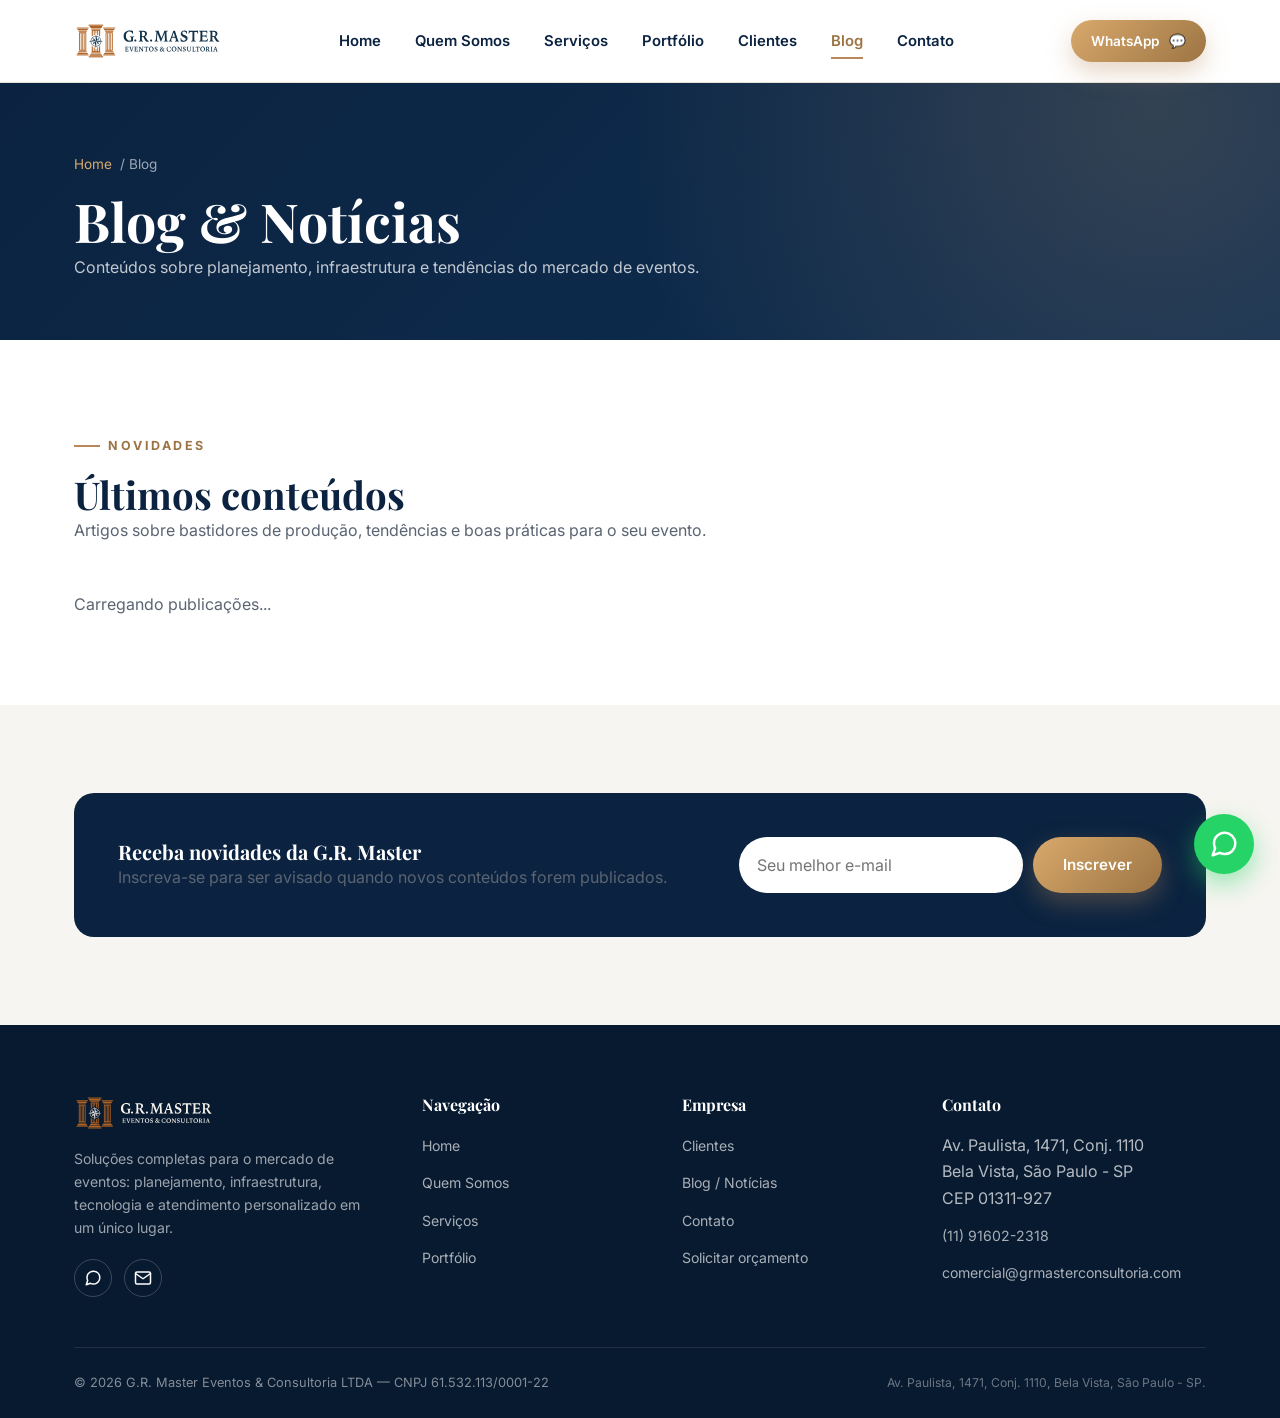
<file: blog.html>
<!doctype html>
<html lang="pt-BR">
<head>
<meta charset="UTF-8">
<meta name="viewport" content="width=device-width, initial-scale=1.0">
<title>Blog & Notícias | G.R. Master Eventos & Consultoria</title>
<meta name="description" content="Dicas, novidades e conteúdos sobre produção de eventos, infraestrutura e tendências do setor pela G.R. Master Eventos & Consultoria.">
<meta name="robots" content="index, follow">
<link rel="canonical" href="https://grmasterconsultoria.com/blog.html">
<meta property="og:type" content="website">
<meta property="og:title" content="Blog & Notícias | G.R. Master Eventos & Consultoria">
<link rel="icon" type="image/svg+xml" href="assets/logo-icon.svg">
<link rel="preconnect" href="https://fonts.googleapis.com">
<link rel="preconnect" href="https://fonts.gstatic.com" crossorigin>
<link href="https://fonts.googleapis.com/css2?family=Inter:wght@400;500;600;700&family=Playfair+Display:wght@600;700;800&display=swap" rel="stylesheet">
<link rel="stylesheet" href="css/style.css">
</head>
<body>

<header class="site-header">
  <div class="container nav-wrap">
    <a href="index.html" class="logo"><img src="assets/logo.svg" alt="G.R. Master Eventos & Consultoria" width="148" height="38"></a>
    <nav class="nav-links" id="navLinks">
      <a href="index.html">Home</a>
      <a href="quem-somos.html">Quem Somos</a>
      <a href="servicos.html">Serviços</a>
      <a href="portfolio.html">Portfólio</a>
      <a href="clientes.html">Clientes</a>
      <a href="blog.html">Blog</a>
      <a href="contato.html">Contato</a>
    </nav>
    <div class="nav-cta">
      <a href="https://wa.me/5511916022318?text=Ol%C3%A1!%20Gostaria%20de%20solicitar%20um%20or%C3%A7amento." class="btn btn-primary btn-sm" target="_blank" rel="noopener"><span>WhatsApp</span> 💬</a>
      <button class="nav-toggle" aria-label="Abrir menu" id="navToggle"><span></span><span></span><span></span></button>
    </div>
  </div>
</header>

<main>
  <section class="page-hero">
    <div class="container">
      <div class="breadcrumb"><a href="index.html">Home</a> / Blog</div>
      <h1>Blog &amp; Notícias</h1>
      <p>Conteúdos sobre planejamento, infraestrutura e tendências do mercado de eventos.</p>
    </div>
  </section>

  <section>
    <div class="container">
      <div class="section-head reveal">
        <div class="eyebrow">Novidades</div>
        <h2>Últimos conteúdos</h2>
        <p>Artigos sobre bastidores de produção, tendências e boas práticas para o seu evento.</p>
      </div>

      <div class="grid blog-grid reveal" id="blog-posts">
        <p style="color:var(--text-light);">Carregando publicações...</p>
      </div>
    </div>
  </section>

  <section class="bg-off">
    <div class="container">
      <div class="newsletter-box reveal">
        <div>
          <h3>Receba novidades da G.R. Master</h3>
          <p style="margin:0;">Inscreva-se para ser avisado quando novos conteúdos forem publicados.</p>
        </div>
        <form class="newsletter-form" name="newsletter" method="POST" data-netlify="true" netlify-honeypot="bot-field">
          <input type="hidden" name="form-name" value="newsletter">
          <p style="display:none;"><label>Não preencher: <input name="bot-field"></label></p>
          <input type="email" name="email" placeholder="Seu melhor e-mail" required>
          <button type="submit" class="btn btn-primary">Inscrever</button>
        </form>
      </div>
    </div>
  </section>
</main>

<footer class="site-footer">
  <div class="container">
    <div class="footer-grid">
      <div class="footer-about">
        <img src="assets/logo-white.svg" alt="G.R. Master Eventos & Consultoria" width="140" height="36">
        <p>Soluções completas para o mercado de eventos: planejamento, infraestrutura, tecnologia e atendimento personalizado em um único lugar.</p>
        <div class="social-row">
          <a href="https://wa.me/5511916022318" target="_blank" rel="noopener" aria-label="WhatsApp"><svg width="18" height="18" viewBox="0 0 24 24" fill="none" stroke="currentColor" stroke-width="2" stroke-linecap="round" stroke-linejoin="round" style="color:#fff"><path d="M21 11.5a8.38 8.38 0 0 1-.9 3.8 8.5 8.5 0 0 1-7.6 4.7 8.38 8.38 0 0 1-3.8-.9L3 21l1.9-5.7a8.38 8.38 0 0 1-.9-3.8 8.5 8.5 0 0 1 4.7-7.6 8.38 8.38 0 0 1 3.8-.9h.5a8.48 8.48 0 0 1 8 8v.5z"></path></svg></a>
          <a href="mailto:comercial@grmasterconsultoria.com" aria-label="E-mail"><svg width="18" height="18" viewBox="0 0 24 24" fill="none" stroke="currentColor" stroke-width="2" stroke-linecap="round" stroke-linejoin="round" style="color:#fff"><path d="M4 4h16c1.1 0 2 .9 2 2v12c0 1.1-.9 2-2 2H4c-1.1 0-2-.9-2-2V6c0-1.1.9-2 2-2z"></path><polyline points="22,6 12,13 2,6"></polyline></svg></a>
        </div>
      </div>
      <div>
        <h4>Navegação</h4>
        <ul>
          <li><a href="index.html">Home</a></li>
          <li><a href="quem-somos.html">Quem Somos</a></li>
          <li><a href="servicos.html">Serviços</a></li>
          <li><a href="portfolio.html">Portfólio</a></li>
        </ul>
      </div>
      <div>
        <h4>Empresa</h4>
        <ul>
          <li><a href="clientes.html">Clientes</a></li>
          <li><a href="blog.html">Blog / Notícias</a></li>
          <li><a href="contato.html">Contato</a></li>
          <li><a href="contato.html#orcamento-form">Solicitar orçamento</a></li>
        </ul>
      </div>
      <div>
        <h4>Contato</h4>
        <ul>
          <li>Av. Paulista, 1471, Conj. 1110<br>Bela Vista, São Paulo - SP<br>CEP 01311-927</li>
          <li><a href="tel:+5511916022318">(11) 91602-2318</a></li>
          <li><a href="mailto:comercial@grmasterconsultoria.com">comercial@grmasterconsultoria.com</a></li>
        </ul>
      </div>
    </div>
    <div class="footer-bottom">
      <span>&copy; <span class="current-year"></span> G.R. Master Eventos & Consultoria LTDA — CNPJ 61.532.113/0001-22</span>
      <span class="legal-note">Av. Paulista, 1471, Conj. 1110, Bela Vista, São Paulo - SP.</span>
    </div>
  </div>
</footer>

<a href="https://wa.me/5511916022318?text=Ol%C3%A1!%20Gostaria%20de%20solicitar%20um%20or%C3%A7amento." class="wa-float" target="_blank" rel="noopener" aria-label="Fale conosco no WhatsApp">
  <svg viewBox="0 0 24 24" fill="none" stroke="#fff" stroke-width="2" stroke-linecap="round" stroke-linejoin="round"><path d="M21 11.5a8.38 8.38 0 0 1-.9 3.8 8.5 8.5 0 0 1-7.6 4.7 8.38 8.38 0 0 1-3.8-.9L3 21l1.9-5.7a8.38 8.38 0 0 1-.9-3.8 8.5 8.5 0 0 1 4.7-7.6 8.38 8.38 0 0 1 3.8-.9h.5a8.48 8.48 0 0 1 8 8v.5z"></path></svg>
</a>

<script src="js/main.js"></script>
<script type="module">
  import { supabase } from './js/supabase.js';

  const gradients = [
    'linear-gradient(135deg,#0F2E52,#B8875A)',
    'linear-gradient(135deg,#16406E,#0B2340)',
    'linear-gradient(135deg,#9C7443,#0F2E52)',
    'linear-gradient(135deg,#0B2340,#B8875A)',
    'linear-gradient(135deg,#16406E,#9C7443)'
  ];

  function escapeHtml(str) {
    return String(str || '').replace(/[&<>"']/g, (c) => ({
      '&': '&amp;', '<': '&lt;', '>': '&gt;', '"': '&quot;', "'": '&#39;'
    }[c]));
  }

  function formatDate(iso) {
    return new Date(iso).toLocaleDateString('pt-BR', { day: '2-digit', month: 'long', year: 'numeric' });
  }

  const container = document.getElementById('blog-posts');

  supabase
    .from('posts')
    .select('title, slug, excerpt, category, emoji, author, created_at')
    .eq('published', true)
    .order('created_at', { ascending: false })
    .then(({ data, error }) => {
      if (error || !data || data.length === 0) {
        container.innerHTML = '<p style="color:var(--text-light);">Nenhuma publicação disponível no momento. Volte em breve!</p>';
        return;
      }
      container.innerHTML = data.map((post, i) => `
        <article class="blog-card">
          <a href="post.html?slug=${encodeURIComponent(post.slug)}" style="display:block;">
            <div class="blog-thumb" style="background:${gradients[i % gradients.length]};">${post.emoji || '📰'}</div>
            <div class="blog-body">
              <span class="blog-cat">${escapeHtml(post.category)}</span>
              <h3>${escapeHtml(post.title)}</h3>
              <p>${escapeHtml(post.excerpt)}</p>
              <div class="blog-meta"><span>${formatDate(post.created_at)}</span><span>${escapeHtml(post.author)}</span></div>
            </div>
          </a>
        </article>
      `).join('');
    });
</script>
</body>
</html>
</file>
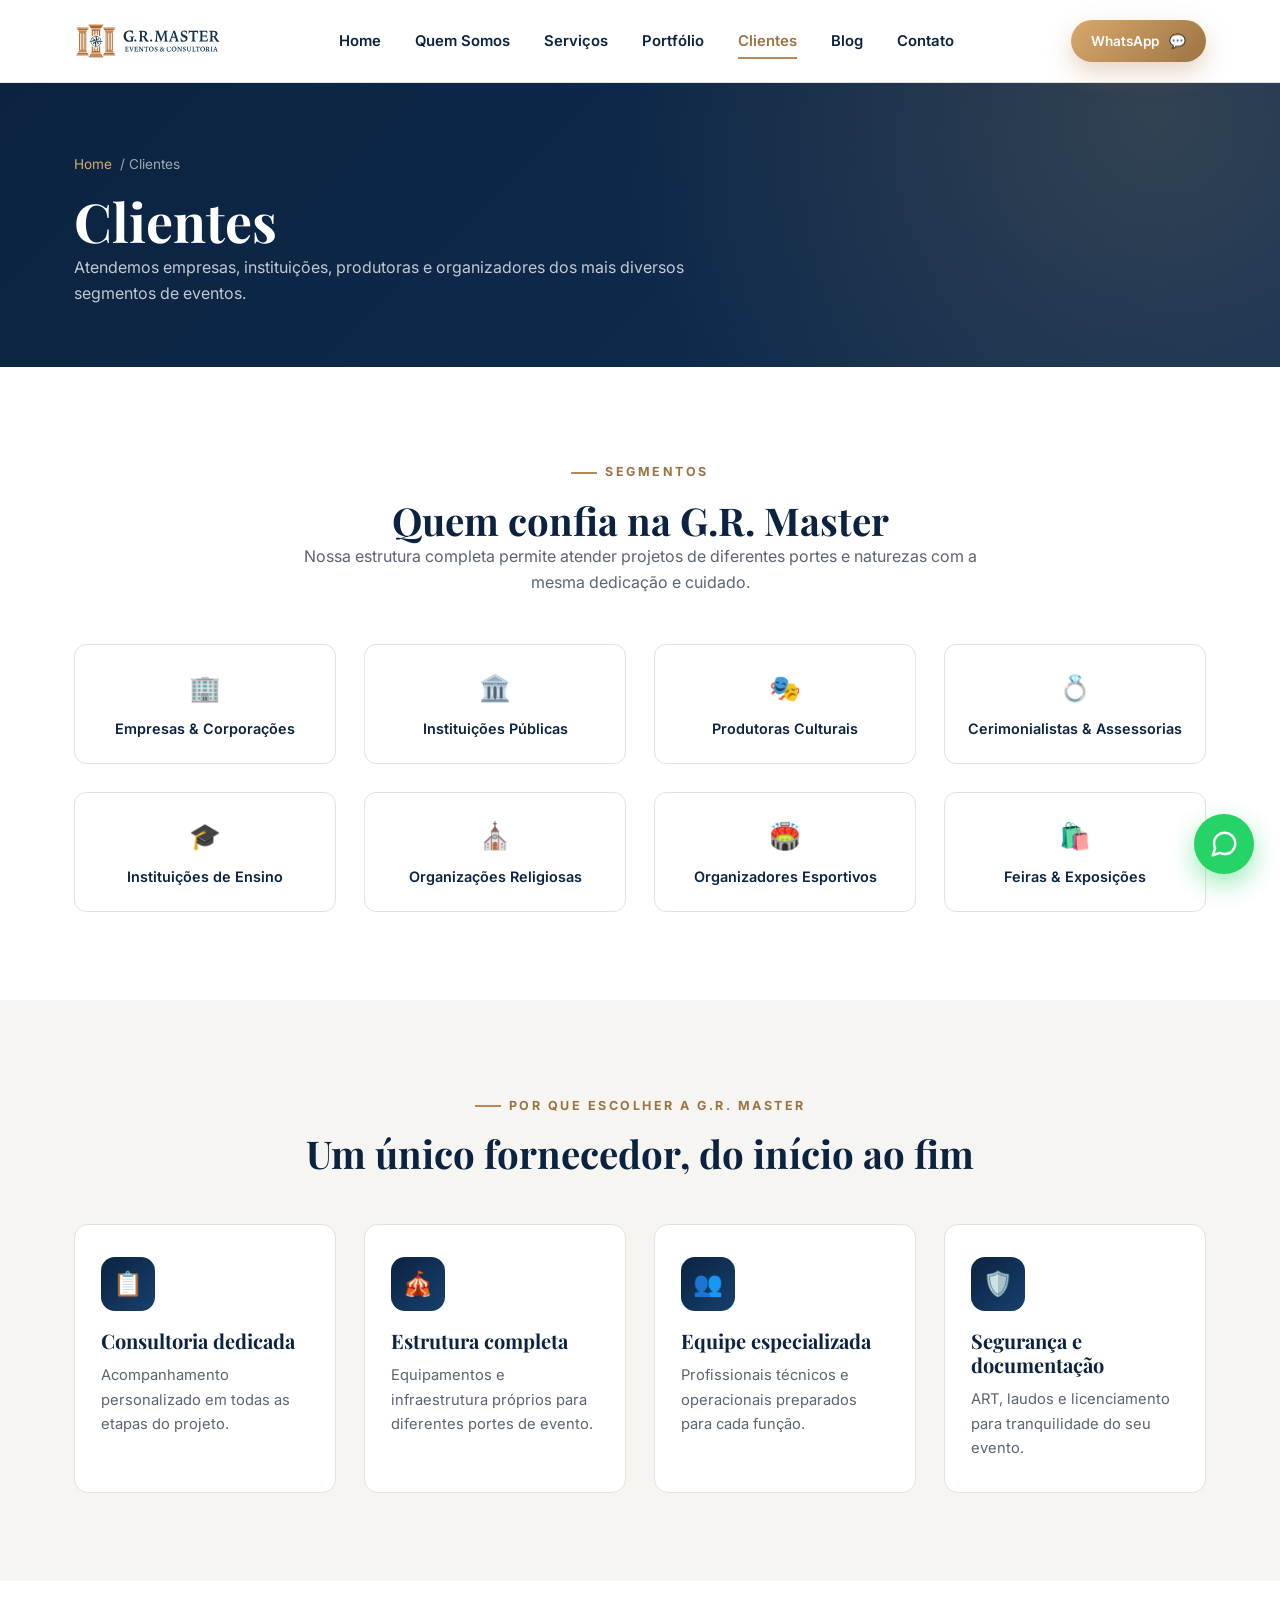
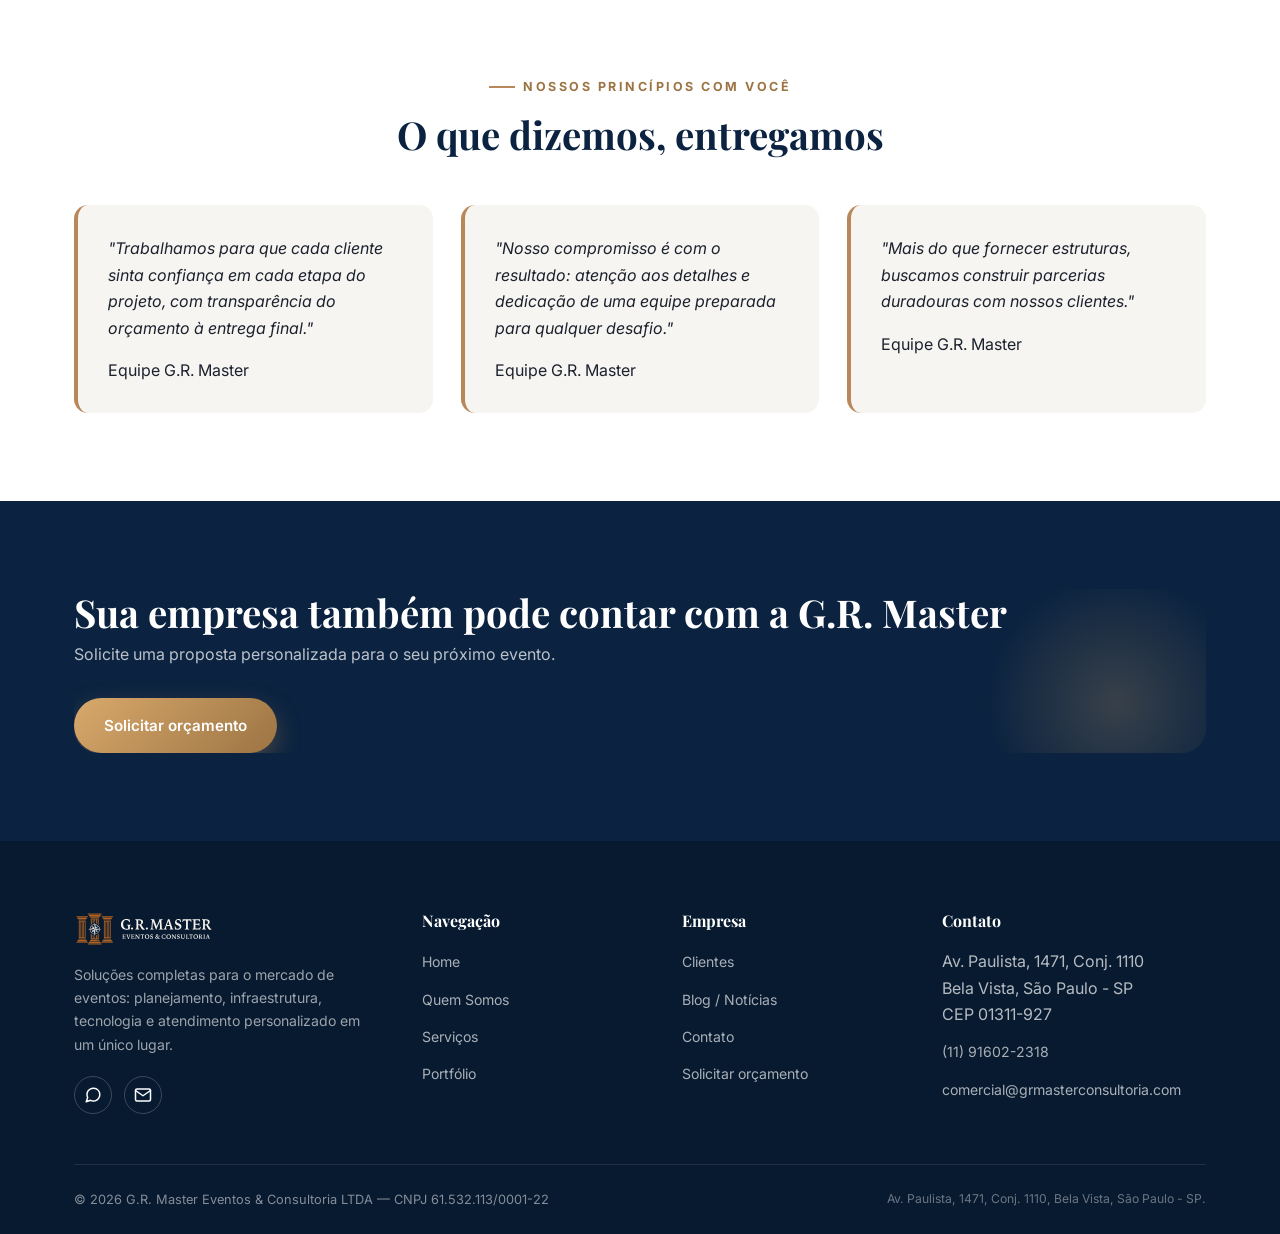
<file: clientes.html>
<!doctype html>
<html lang="pt-BR">
<head>
<meta charset="UTF-8">
<meta name="viewport" content="width=device-width, initial-scale=1.0">
<title>Clientes | G.R. Master Eventos & Consultoria</title>
<meta name="description" content="Segmentos e clientes atendidos pela G.R. Master Eventos & Consultoria: empresas, instituições, produtoras culturais e organizadores de eventos sociais.">
<meta name="robots" content="index, follow">
<link rel="canonical" href="https://grmasterconsultoria.com/clientes.html">
<meta property="og:type" content="website">
<meta property="og:title" content="Clientes | G.R. Master Eventos & Consultoria">
<link rel="icon" type="image/svg+xml" href="assets/logo-icon.svg">
<link rel="preconnect" href="https://fonts.googleapis.com">
<link rel="preconnect" href="https://fonts.gstatic.com" crossorigin>
<link href="https://fonts.googleapis.com/css2?family=Inter:wght@400;500;600;700&family=Playfair+Display:wght@600;700;800&display=swap" rel="stylesheet">
<link rel="stylesheet" href="css/style.css">
</head>
<body>

<header class="site-header">
  <div class="container nav-wrap">
    <a href="index.html" class="logo"><img src="assets/logo.svg" alt="G.R. Master Eventos & Consultoria" width="148" height="38"></a>
    <nav class="nav-links" id="navLinks">
      <a href="index.html">Home</a>
      <a href="quem-somos.html">Quem Somos</a>
      <a href="servicos.html">Serviços</a>
      <a href="portfolio.html">Portfólio</a>
      <a href="clientes.html">Clientes</a>
      <a href="blog.html">Blog</a>
      <a href="contato.html">Contato</a>
    </nav>
    <div class="nav-cta">
      <a href="https://wa.me/5511916022318?text=Ol%C3%A1!%20Gostaria%20de%20solicitar%20um%20or%C3%A7amento." class="btn btn-primary btn-sm" target="_blank" rel="noopener"><span>WhatsApp</span> 💬</a>
      <button class="nav-toggle" aria-label="Abrir menu" id="navToggle"><span></span><span></span><span></span></button>
    </div>
  </div>
</header>

<main>
  <section class="page-hero">
    <div class="container">
      <div class="breadcrumb"><a href="index.html">Home</a> / Clientes</div>
      <h1>Clientes</h1>
      <p>Atendemos empresas, instituições, produtoras e organizadores dos mais diversos segmentos de eventos.</p>
    </div>
  </section>

  <section>
    <div class="container">
      <div class="section-head center reveal">
        <div class="eyebrow">Segmentos</div>
        <h2>Quem confia na G.R. Master</h2>
        <p>Nossa estrutura completa permite atender projetos de diferentes portes e naturezas com a mesma dedicação e cuidado.</p>
      </div>
      <div class="grid segments-grid reveal">
        <div class="segment-chip"><span class="ic">🏢</span>Empresas &amp; Corporações</div>
        <div class="segment-chip"><span class="ic">🏛️</span>Instituições Públicas</div>
        <div class="segment-chip"><span class="ic">🎭</span>Produtoras Culturais</div>
        <div class="segment-chip"><span class="ic">💍</span>Cerimonialistas &amp; Assessorias</div>
        <div class="segment-chip"><span class="ic">🎓</span>Instituições de Ensino</div>
        <div class="segment-chip"><span class="ic">⛪</span>Organizações Religiosas</div>
        <div class="segment-chip"><span class="ic">🏟️</span>Organizadores Esportivos</div>
        <div class="segment-chip"><span class="ic">🛍️</span>Feiras &amp; Exposições</div>
      </div>
    </div>
  </section>

  <section class="bg-off">
    <div class="container">
      <div class="section-head center reveal">
        <div class="eyebrow">Por que escolher a G.R. Master</div>
        <h2>Um único fornecedor, do início ao fim</h2>
      </div>
      <div class="grid cards-4 reveal">
        <div class="card">
          <div class="ic">📋</div>
          <h3>Consultoria dedicada</h3>
          <p>Acompanhamento personalizado em todas as etapas do projeto.</p>
        </div>
        <div class="card">
          <div class="ic">🎪</div>
          <h3>Estrutura completa</h3>
          <p>Equipamentos e infraestrutura próprios para diferentes portes de evento.</p>
        </div>
        <div class="card">
          <div class="ic">👥</div>
          <h3>Equipe especializada</h3>
          <p>Profissionais técnicos e operacionais preparados para cada função.</p>
        </div>
        <div class="card">
          <div class="ic">🛡️</div>
          <h3>Segurança e documentação</h3>
          <p>ART, laudos e licenciamento para tranquilidade do seu evento.</p>
        </div>
      </div>
    </div>
  </section>

  <section>
    <div class="container">
      <div class="section-head center reveal" id="testimonials-head">
        <div class="eyebrow">Nossos princípios com você</div>
        <h2>O que dizemos, entregamos</h2>
      </div>
      <div class="grid cards-3 reveal" id="testimonials-list">
        <div class="quote-card">
          <p>"Trabalhamos para que cada cliente sinta confiança em cada etapa do projeto, com transparência do orçamento à entrega final."</p>
          <div class="who">Equipe G.R. Master</div>
        </div>
        <div class="quote-card">
          <p>"Nosso compromisso é com o resultado: atenção aos detalhes e dedicação de uma equipe preparada para qualquer desafio."</p>
          <div class="who">Equipe G.R. Master</div>
        </div>
        <div class="quote-card">
          <p>"Mais do que fornecer estruturas, buscamos construir parcerias duradouras com nossos clientes."</p>
          <div class="who">Equipe G.R. Master</div>
        </div>
      </div>
    </div>
  </section>

  <section class="bg-navy">
    <div class="container">
      <div class="cta-band" style="background:none;padding:0;">
        <div>
          <h2>Sua empresa também pode contar com a G.R. Master</h2>
          <p>Solicite uma proposta personalizada para o seu próximo evento.</p>
        </div>
        <div class="actions">
          <a href="contato.html#orcamento-form" class="btn btn-primary">Solicitar orçamento</a>
        </div>
      </div>
    </div>
  </section>
</main>

<footer class="site-footer">
  <div class="container">
    <div class="footer-grid">
      <div class="footer-about">
        <img src="assets/logo-white.svg" alt="G.R. Master Eventos & Consultoria" width="140" height="36">
        <p>Soluções completas para o mercado de eventos: planejamento, infraestrutura, tecnologia e atendimento personalizado em um único lugar.</p>
        <div class="social-row">
          <a href="https://wa.me/5511916022318" target="_blank" rel="noopener" aria-label="WhatsApp"><svg width="18" height="18" viewBox="0 0 24 24" fill="none" stroke="currentColor" stroke-width="2" stroke-linecap="round" stroke-linejoin="round" style="color:#fff"><path d="M21 11.5a8.38 8.38 0 0 1-.9 3.8 8.5 8.5 0 0 1-7.6 4.7 8.38 8.38 0 0 1-3.8-.9L3 21l1.9-5.7a8.38 8.38 0 0 1-.9-3.8 8.5 8.5 0 0 1 4.7-7.6 8.38 8.38 0 0 1 3.8-.9h.5a8.48 8.48 0 0 1 8 8v.5z"></path></svg></a>
          <a href="mailto:comercial@grmasterconsultoria.com" aria-label="E-mail"><svg width="18" height="18" viewBox="0 0 24 24" fill="none" stroke="currentColor" stroke-width="2" stroke-linecap="round" stroke-linejoin="round" style="color:#fff"><path d="M4 4h16c1.1 0 2 .9 2 2v12c0 1.1-.9 2-2 2H4c-1.1 0-2-.9-2-2V6c0-1.1.9-2 2-2z"></path><polyline points="22,6 12,13 2,6"></polyline></svg></a>
        </div>
      </div>
      <div>
        <h4>Navegação</h4>
        <ul>
          <li><a href="index.html">Home</a></li>
          <li><a href="quem-somos.html">Quem Somos</a></li>
          <li><a href="servicos.html">Serviços</a></li>
          <li><a href="portfolio.html">Portfólio</a></li>
        </ul>
      </div>
      <div>
        <h4>Empresa</h4>
        <ul>
          <li><a href="clientes.html">Clientes</a></li>
          <li><a href="blog.html">Blog / Notícias</a></li>
          <li><a href="contato.html">Contato</a></li>
          <li><a href="contato.html#orcamento-form">Solicitar orçamento</a></li>
        </ul>
      </div>
      <div>
        <h4>Contato</h4>
        <ul>
          <li>Av. Paulista, 1471, Conj. 1110<br>Bela Vista, São Paulo - SP<br>CEP 01311-927</li>
          <li><a href="tel:+5511916022318">(11) 91602-2318</a></li>
          <li><a href="mailto:comercial@grmasterconsultoria.com">comercial@grmasterconsultoria.com</a></li>
        </ul>
      </div>
    </div>
    <div class="footer-bottom">
      <span>&copy; <span class="current-year"></span> G.R. Master Eventos & Consultoria LTDA — CNPJ 61.532.113/0001-22</span>
      <span class="legal-note">Av. Paulista, 1471, Conj. 1110, Bela Vista, São Paulo - SP.</span>
    </div>
  </div>
</footer>

<a href="https://wa.me/5511916022318?text=Ol%C3%A1!%20Gostaria%20de%20solicitar%20um%20or%C3%A7amento." class="wa-float" target="_blank" rel="noopener" aria-label="Fale conosco no WhatsApp">
  <svg viewBox="0 0 24 24" fill="none" stroke="#fff" stroke-width="2" stroke-linecap="round" stroke-linejoin="round"><path d="M21 11.5a8.38 8.38 0 0 1-.9 3.8 8.5 8.5 0 0 1-7.6 4.7 8.38 8.38 0 0 1-3.8-.9L3 21l1.9-5.7a8.38 8.38 0 0 1-.9-3.8 8.5 8.5 0 0 1 4.7-7.6 8.38 8.38 0 0 1 3.8-.9h.5a8.48 8.48 0 0 1 8 8v.5z"></path></svg>
</a>

<script src="js/main.js"></script>
<script type="module">
  import { supabase } from './js/supabase.js';

  function escapeHtml(str) {
    return String(str || '').replace(/[&<>"']/g, (c) => ({ '&':'&amp;','<':'&lt;','>':'&gt;','"':'&quot;',"'":'&#39;' }[c]));
  }

  (async () => {
    const { data, error } = await supabase
      .from('testimonials')
      .select('*')
      .eq('published', true)
      .order('created_at', { ascending: false });

    if (error || !data || data.length === 0) return;

    document.getElementById('testimonials-head').querySelector('.eyebrow').textContent = 'Depoimentos';
    document.getElementById('testimonials-head').querySelector('h2').textContent = 'Quem confiou, recomenda';

    document.getElementById('testimonials-list').innerHTML = data.map((t) => `
      <div class="quote-card reveal in">
        <p>"${escapeHtml(t.quote)}"</p>
        <div class="who">
          ${t.photo_url ? `<img src="${escapeHtml(t.photo_url)}" alt="${escapeHtml(t.client_name)}">` : ''}
          <div>
            <strong>${escapeHtml(t.client_name)}</strong>
            ${t.client_role ? `<span>${escapeHtml(t.client_role)}</span>` : ''}
          </div>
        </div>
      </div>
    `).join('');
  })();
</script>
</body>
</html>
</file>
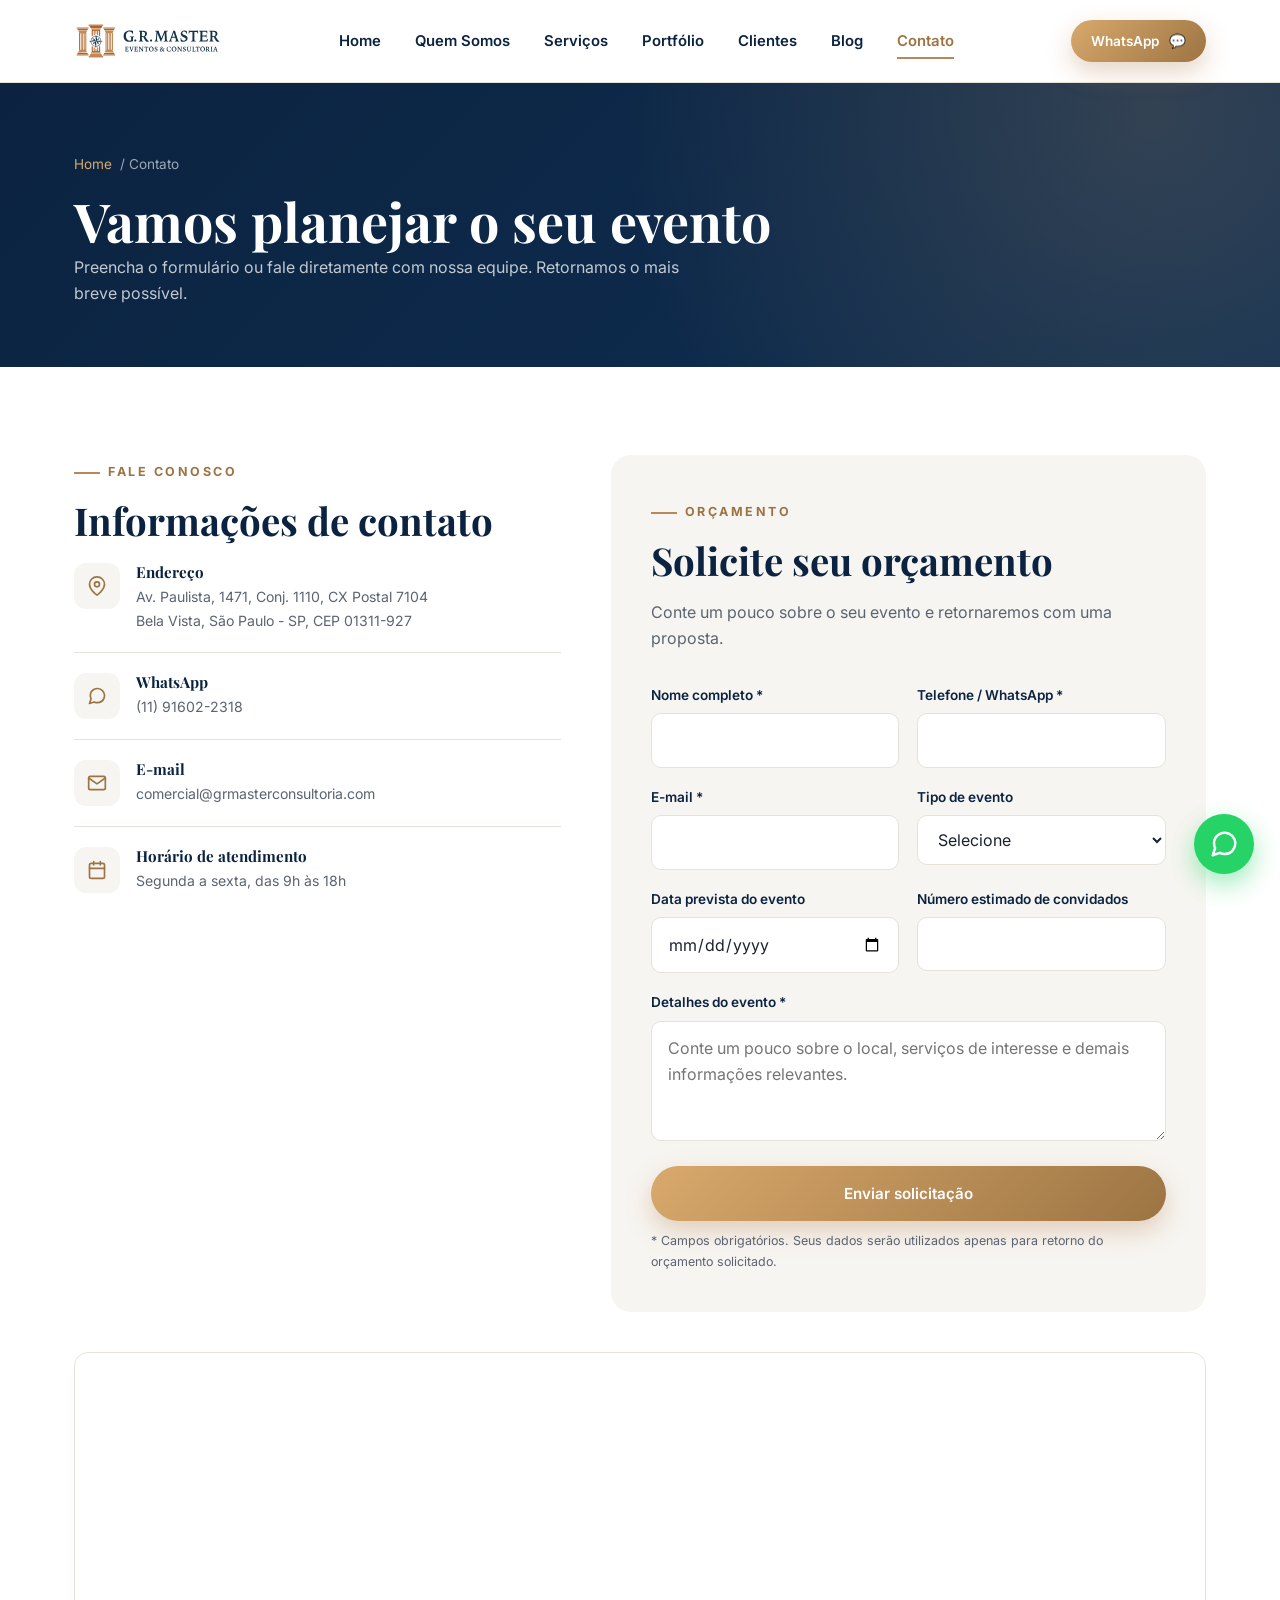
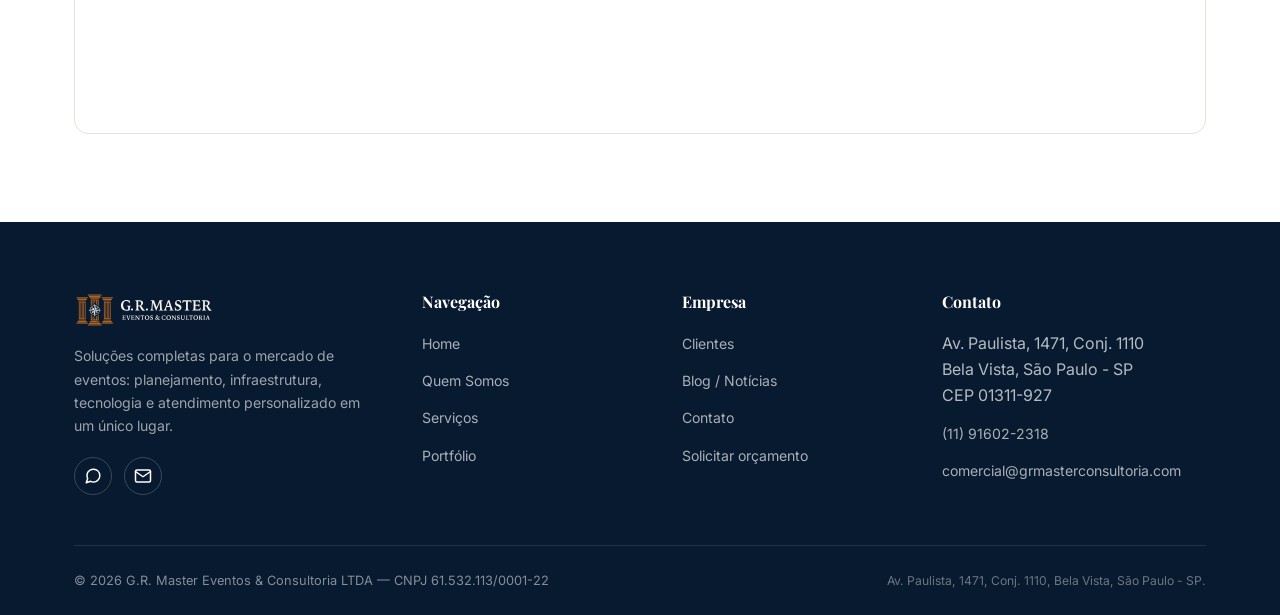
<file: contato.html>
<!doctype html>
<html lang="pt-BR">
<head>
<meta charset="UTF-8">
<meta name="viewport" content="width=device-width, initial-scale=1.0">
<title>Contato | G.R. Master Eventos & Consultoria</title>
<meta name="description" content="Solicite um orçamento com a G.R. Master Eventos & Consultoria. Fale pelo WhatsApp, formulário ou visite-nos na Av. Paulista, 1471, São Paulo - SP.">
<meta name="robots" content="index, follow">
<link rel="canonical" href="https://grmasterconsultoria.com/contato.html">
<meta property="og:type" content="website">
<meta property="og:title" content="Contato | G.R. Master Eventos & Consultoria">
<link rel="icon" type="image/svg+xml" href="assets/logo-icon.svg">
<link rel="preconnect" href="https://fonts.googleapis.com">
<link rel="preconnect" href="https://fonts.gstatic.com" crossorigin>
<link href="https://fonts.googleapis.com/css2?family=Inter:wght@400;500;600;700&family=Playfair+Display:wght@600;700;800&display=swap" rel="stylesheet">
<link rel="stylesheet" href="css/style.css">
</head>
<body>

<header class="site-header">
  <div class="container nav-wrap">
    <a href="index.html" class="logo"><img src="assets/logo.svg" alt="G.R. Master Eventos & Consultoria" width="148" height="38"></a>
    <nav class="nav-links" id="navLinks">
      <a href="index.html">Home</a>
      <a href="quem-somos.html">Quem Somos</a>
      <a href="servicos.html">Serviços</a>
      <a href="portfolio.html">Portfólio</a>
      <a href="clientes.html">Clientes</a>
      <a href="blog.html">Blog</a>
      <a href="contato.html">Contato</a>
    </nav>
    <div class="nav-cta">
      <a href="https://wa.me/5511916022318?text=Ol%C3%A1!%20Gostaria%20de%20solicitar%20um%20or%C3%A7amento." class="btn btn-primary btn-sm" target="_blank" rel="noopener"><span>WhatsApp</span> 💬</a>
      <button class="nav-toggle" aria-label="Abrir menu" id="navToggle"><span></span><span></span><span></span></button>
    </div>
  </div>
</header>

<main>
  <section class="page-hero">
    <div class="container">
      <div class="breadcrumb"><a href="index.html">Home</a> / Contato</div>
      <h1>Vamos planejar o seu evento</h1>
      <p>Preencha o formulário ou fale diretamente com nossa equipe. Retornamos o mais breve possível.</p>
    </div>
  </section>

  <section>
    <div class="container contact-grid">
      <div class="reveal">
        <div class="eyebrow">Fale conosco</div>
        <h2>Informações de contato</h2>

        <div class="info-card">
          <div class="ic">
            <svg width="20" height="20" viewBox="0 0 24 24" fill="none" stroke="currentColor" stroke-width="2" stroke-linecap="round" stroke-linejoin="round"><path d="M21 10c0 7-9 13-9 13s-9-6-9-13a9 9 0 0 1 18 0z"></path><circle cx="12" cy="10" r="3"></circle></svg>
          </div>
          <div>
            <h4>Endereço</h4>
            <p>Av. Paulista, 1471, Conj. 1110, CX Postal 7104<br>Bela Vista, São Paulo - SP, CEP 01311-927</p>
          </div>
        </div>

        <div class="info-card">
          <div class="ic">
            <svg width="20" height="20" viewBox="0 0 24 24" fill="none" stroke="currentColor" stroke-width="2" stroke-linecap="round" stroke-linejoin="round"><path d="M21 11.5a8.38 8.38 0 0 1-.9 3.8 8.5 8.5 0 0 1-7.6 4.7 8.38 8.38 0 0 1-3.8-.9L3 21l1.9-5.7a8.38 8.38 0 0 1-.9-3.8 8.5 8.5 0 0 1 4.7-7.6 8.38 8.38 0 0 1 3.8-.9h.5a8.48 8.48 0 0 1 8 8v.5z"></path></svg>
          </div>
          <div>
            <h4>WhatsApp</h4>
            <p><a href="https://wa.me/5511916022318">(11) 91602-2318</a></p>
          </div>
        </div>

        <div class="info-card">
          <div class="ic">
            <svg width="20" height="20" viewBox="0 0 24 24" fill="none" stroke="currentColor" stroke-width="2" stroke-linecap="round" stroke-linejoin="round"><path d="M4 4h16c1.1 0 2 .9 2 2v12c0 1.1-.9 2-2 2H4c-1.1 0-2-.9-2-2V6c0-1.1.9-2 2-2z"></path><polyline points="22,6 12,13 2,6"></polyline></svg>
          </div>
          <div>
            <h4>E-mail</h4>
            <p><a href="mailto:comercial@grmasterconsultoria.com">comercial@grmasterconsultoria.com</a></p>
          </div>
        </div>

        <div class="info-card">
          <div class="ic">
            <svg width="20" height="20" viewBox="0 0 24 24" fill="none" stroke="currentColor" stroke-width="2" stroke-linecap="round" stroke-linejoin="round"><rect x="3" y="4" width="18" height="18" rx="2" ry="2"></rect><line x1="16" y1="2" x2="16" y2="6"></line><line x1="8" y1="2" x2="8" y2="6"></line><line x1="3" y1="10" x2="21" y2="10"></line></svg>
          </div>
          <div>
            <h4>Horário de atendimento</h4>
            <p>Segunda a sexta, das 9h às 18h</p>
          </div>
        </div>
      </div>

      <div class="form-box reveal" id="orcamento-form">
        <div class="eyebrow">Orçamento</div>
        <h2>Solicite seu orçamento</h2>
        <p class="mt-1">Conte um pouco sobre o seu evento e retornaremos com uma proposta.</p>

        <div class="form-success">Mensagem enviada com sucesso! Nossa equipe entrará em contato em breve.</div>

        <form name="orcamento" method="POST" data-netlify="true" netlify-honeypot="bot-field" action="/obrigado.html" class="mt-2" id="form">
          <input type="hidden" name="form-name" value="orcamento">
          <p style="display:none;"><label>Não preencher: <input name="bot-field"></label></p>

          <div class="form-row">
            <div class="field">
              <label for="nome">Nome completo *</label>
              <input type="text" id="nome" name="nome" required>
            </div>
            <div class="field">
              <label for="telefone">Telefone / WhatsApp *</label>
              <input type="tel" id="telefone" name="telefone" required>
            </div>
          </div>

          <div class="form-row">
            <div class="field">
              <label for="email">E-mail *</label>
              <input type="email" id="email" name="email" required>
            </div>
            <div class="field">
              <label for="tipo_evento">Tipo de evento</label>
              <select id="tipo_evento" name="tipo_evento">
                <option value="">Selecione</option>
                <option>Corporativo</option>
                <option>Social (casamento, formatura)</option>
                <option>Cultural</option>
                <option>Feira / Congresso</option>
                <option>Show / Festival</option>
                <option>Esportivo</option>
                <option>Outro</option>
              </select>
            </div>
          </div>

          <div class="form-row">
            <div class="field">
              <label for="data_evento">Data prevista do evento</label>
              <input type="date" id="data_evento" name="data_evento">
            </div>
            <div class="field">
              <label for="convidados">Número estimado de convidados</label>
              <input type="number" id="convidados" name="convidados" min="0">
            </div>
          </div>

          <div class="field">
            <label for="mensagem">Detalhes do evento *</label>
            <textarea id="mensagem" name="mensagem" required placeholder="Conte um pouco sobre o local, serviços de interesse e demais informações relevantes."></textarea>
          </div>

          <button type="submit" class="btn btn-primary btn-block">Enviar solicitação</button>
          <p class="form-note">* Campos obrigatórios. Seus dados serão utilizados apenas para retorno do orçamento solicitado.</p>
        </form>
      </div>
    </div>

    <div class="container">
      <div class="map-wrap reveal">
        <iframe
          src="https://www.google.com/maps?q=Av.+Paulista,+1471,+Bela+Vista,+S%C3%A3o+Paulo+-+SP,+01311-927&output=embed"
          loading="lazy"
          referrerpolicy="no-referrer-when-downgrade"
          title="Localização G.R. Master Eventos & Consultoria - Av. Paulista, 1471, São Paulo - SP">
        </iframe>
      </div>
    </div>
  </section>
</main>

<footer class="site-footer">
  <div class="container">
    <div class="footer-grid">
      <div class="footer-about">
        <img src="assets/logo-white.svg" alt="G.R. Master Eventos & Consultoria" width="140" height="36">
        <p>Soluções completas para o mercado de eventos: planejamento, infraestrutura, tecnologia e atendimento personalizado em um único lugar.</p>
        <div class="social-row">
          <a href="https://wa.me/5511916022318" target="_blank" rel="noopener" aria-label="WhatsApp"><svg width="18" height="18" viewBox="0 0 24 24" fill="none" stroke="currentColor" stroke-width="2" stroke-linecap="round" stroke-linejoin="round" style="color:#fff"><path d="M21 11.5a8.38 8.38 0 0 1-.9 3.8 8.5 8.5 0 0 1-7.6 4.7 8.38 8.38 0 0 1-3.8-.9L3 21l1.9-5.7a8.38 8.38 0 0 1-.9-3.8 8.5 8.5 0 0 1 4.7-7.6 8.38 8.38 0 0 1 3.8-.9h.5a8.48 8.48 0 0 1 8 8v.5z"></path></svg></a>
          <a href="mailto:comercial@grmasterconsultoria.com" aria-label="E-mail"><svg width="18" height="18" viewBox="0 0 24 24" fill="none" stroke="currentColor" stroke-width="2" stroke-linecap="round" stroke-linejoin="round" style="color:#fff"><path d="M4 4h16c1.1 0 2 .9 2 2v12c0 1.1-.9 2-2 2H4c-1.1 0-2-.9-2-2V6c0-1.1.9-2 2-2z"></path><polyline points="22,6 12,13 2,6"></polyline></svg></a>
        </div>
      </div>
      <div>
        <h4>Navegação</h4>
        <ul>
          <li><a href="index.html">Home</a></li>
          <li><a href="quem-somos.html">Quem Somos</a></li>
          <li><a href="servicos.html">Serviços</a></li>
          <li><a href="portfolio.html">Portfólio</a></li>
        </ul>
      </div>
      <div>
        <h4>Empresa</h4>
        <ul>
          <li><a href="clientes.html">Clientes</a></li>
          <li><a href="blog.html">Blog / Notícias</a></li>
          <li><a href="contato.html">Contato</a></li>
          <li><a href="contato.html#orcamento-form">Solicitar orçamento</a></li>
        </ul>
      </div>
      <div>
        <h4>Contato</h4>
        <ul>
          <li>Av. Paulista, 1471, Conj. 1110<br>Bela Vista, São Paulo - SP<br>CEP 01311-927</li>
          <li><a href="tel:+5511916022318">(11) 91602-2318</a></li>
          <li><a href="mailto:comercial@grmasterconsultoria.com">comercial@grmasterconsultoria.com</a></li>
        </ul>
      </div>
    </div>
    <div class="footer-bottom">
      <span>&copy; <span class="current-year"></span> G.R. Master Eventos & Consultoria LTDA — CNPJ 61.532.113/0001-22</span>
      <span class="legal-note">Av. Paulista, 1471, Conj. 1110, Bela Vista, São Paulo - SP.</span>
    </div>
  </div>
</footer>

<a href="https://wa.me/5511916022318?text=Ol%C3%A1!%20Gostaria%20de%20solicitar%20um%20or%C3%A7amento." class="wa-float" target="_blank" rel="noopener" aria-label="Fale conosco no WhatsApp">
  <svg viewBox="0 0 24 24" fill="none" stroke="#fff" stroke-width="2" stroke-linecap="round" stroke-linejoin="round"><path d="M21 11.5a8.38 8.38 0 0 1-.9 3.8 8.5 8.5 0 0 1-7.6 4.7 8.38 8.38 0 0 1-3.8-.9L3 21l1.9-5.7a8.38 8.38 0 0 1-.9-3.8 8.5 8.5 0 0 1 4.7-7.6 8.38 8.38 0 0 1 3.8-.9h.5a8.48 8.48 0 0 1 8 8v.5z"></path></svg>
</a>

<script src="js/main.js"></script>
<script type="module">
  import { supabase } from './js/supabase.js';

  const form = document.getElementById('form');
  if (form) {
    form.addEventListener('submit', async function (e) {
      e.preventDefault();
      const fd = new FormData(form);

      const record = {
        nome: fd.get('nome'),
        telefone: fd.get('telefone'),
        email: fd.get('email'),
        tipo_evento: fd.get('tipo_evento') || null,
        data_evento: fd.get('data_evento') || null,
        convidados: fd.get('convidados') ? parseInt(fd.get('convidados'), 10) : null,
        mensagem: fd.get('mensagem')
      };

      try {
        await Promise.race([
          supabase.from('contacts').insert(record),
          new Promise((resolve) => setTimeout(resolve, 3000))
        ]);
      } catch (err) {
        console.error('Erro ao salvar orçamento no painel admin:', err);
      }

      form.submit();
    });
  }
</script>
</body>
</html>
</file>
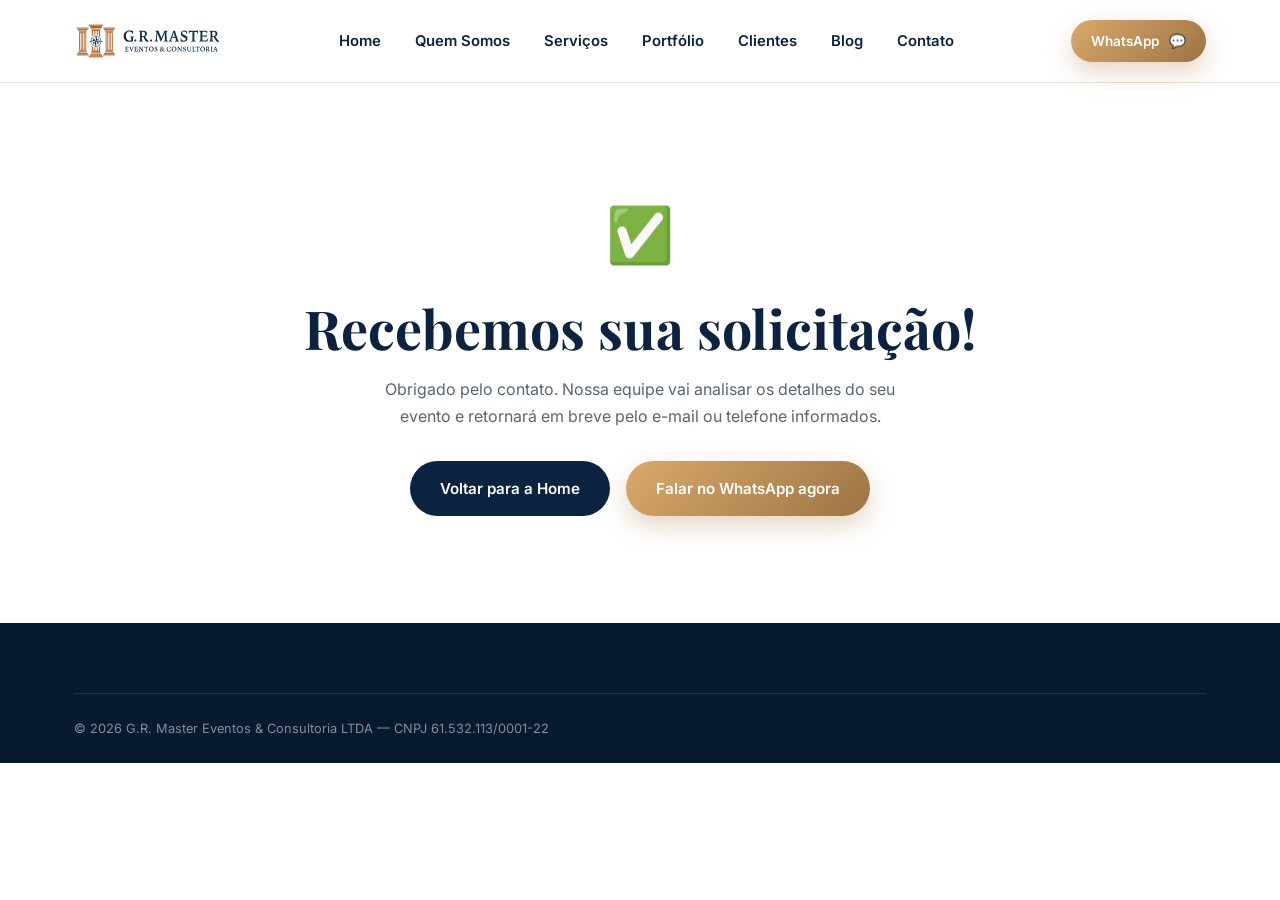
<file: obrigado.html>
<!doctype html>
<html lang="pt-BR">
<head>
<meta charset="UTF-8">
<meta name="viewport" content="width=device-width, initial-scale=1.0">
<title>Obrigado | G.R. Master Eventos & Consultoria</title>
<meta name="robots" content="noindex, follow">
<link rel="icon" type="image/svg+xml" href="assets/logo-icon.svg">
<link rel="preconnect" href="https://fonts.googleapis.com">
<link rel="preconnect" href="https://fonts.gstatic.com" crossorigin>
<link href="https://fonts.googleapis.com/css2?family=Inter:wght@400;500;600;700&family=Playfair+Display:wght@600;700;800&display=swap" rel="stylesheet">
<link rel="stylesheet" href="css/style.css">
</head>
<body>

<header class="site-header">
  <div class="container nav-wrap">
    <a href="index.html" class="logo"><img src="assets/logo.svg" alt="G.R. Master Eventos & Consultoria" width="148" height="38"></a>
    <nav class="nav-links" id="navLinks">
      <a href="index.html">Home</a>
      <a href="quem-somos.html">Quem Somos</a>
      <a href="servicos.html">Serviços</a>
      <a href="portfolio.html">Portfólio</a>
      <a href="clientes.html">Clientes</a>
      <a href="blog.html">Blog</a>
      <a href="contato.html">Contato</a>
    </nav>
    <div class="nav-cta">
      <a href="https://wa.me/5511916022318" class="btn btn-primary btn-sm" target="_blank" rel="noopener"><span>WhatsApp</span> 💬</a>
      <button class="nav-toggle" aria-label="Abrir menu" id="navToggle"><span></span><span></span><span></span></button>
    </div>
  </div>
</header>

<main>
  <div class="error-page">
    <div style="font-size:3.4rem;">✅</div>
    <h1 class="mt-1">Recebemos sua solicitação!</h1>
    <p class="mt-1" style="max-width:520px;">Obrigado pelo contato. Nossa equipe vai analisar os detalhes do seu evento e retornará em breve pelo e-mail ou telefone informados.</p>
    <div class="hero-actions mt-2">
      <a href="index.html" class="btn btn-navy">Voltar para a Home</a>
      <a href="https://wa.me/5511916022318" class="btn btn-primary" target="_blank" rel="noopener">Falar no WhatsApp agora</a>
    </div>
  </div>
</main>

<footer class="site-footer">
  <div class="container">
    <div class="footer-bottom" style="border-top:1px solid rgba(255,255,255,.1);padding-top:24px;">
      <span>&copy; <span class="current-year"></span> G.R. Master Eventos & Consultoria LTDA — CNPJ 61.532.113/0001-22</span>
    </div>
  </div>
</footer>

<script src="js/main.js"></script>
</body>
</html>
</file>
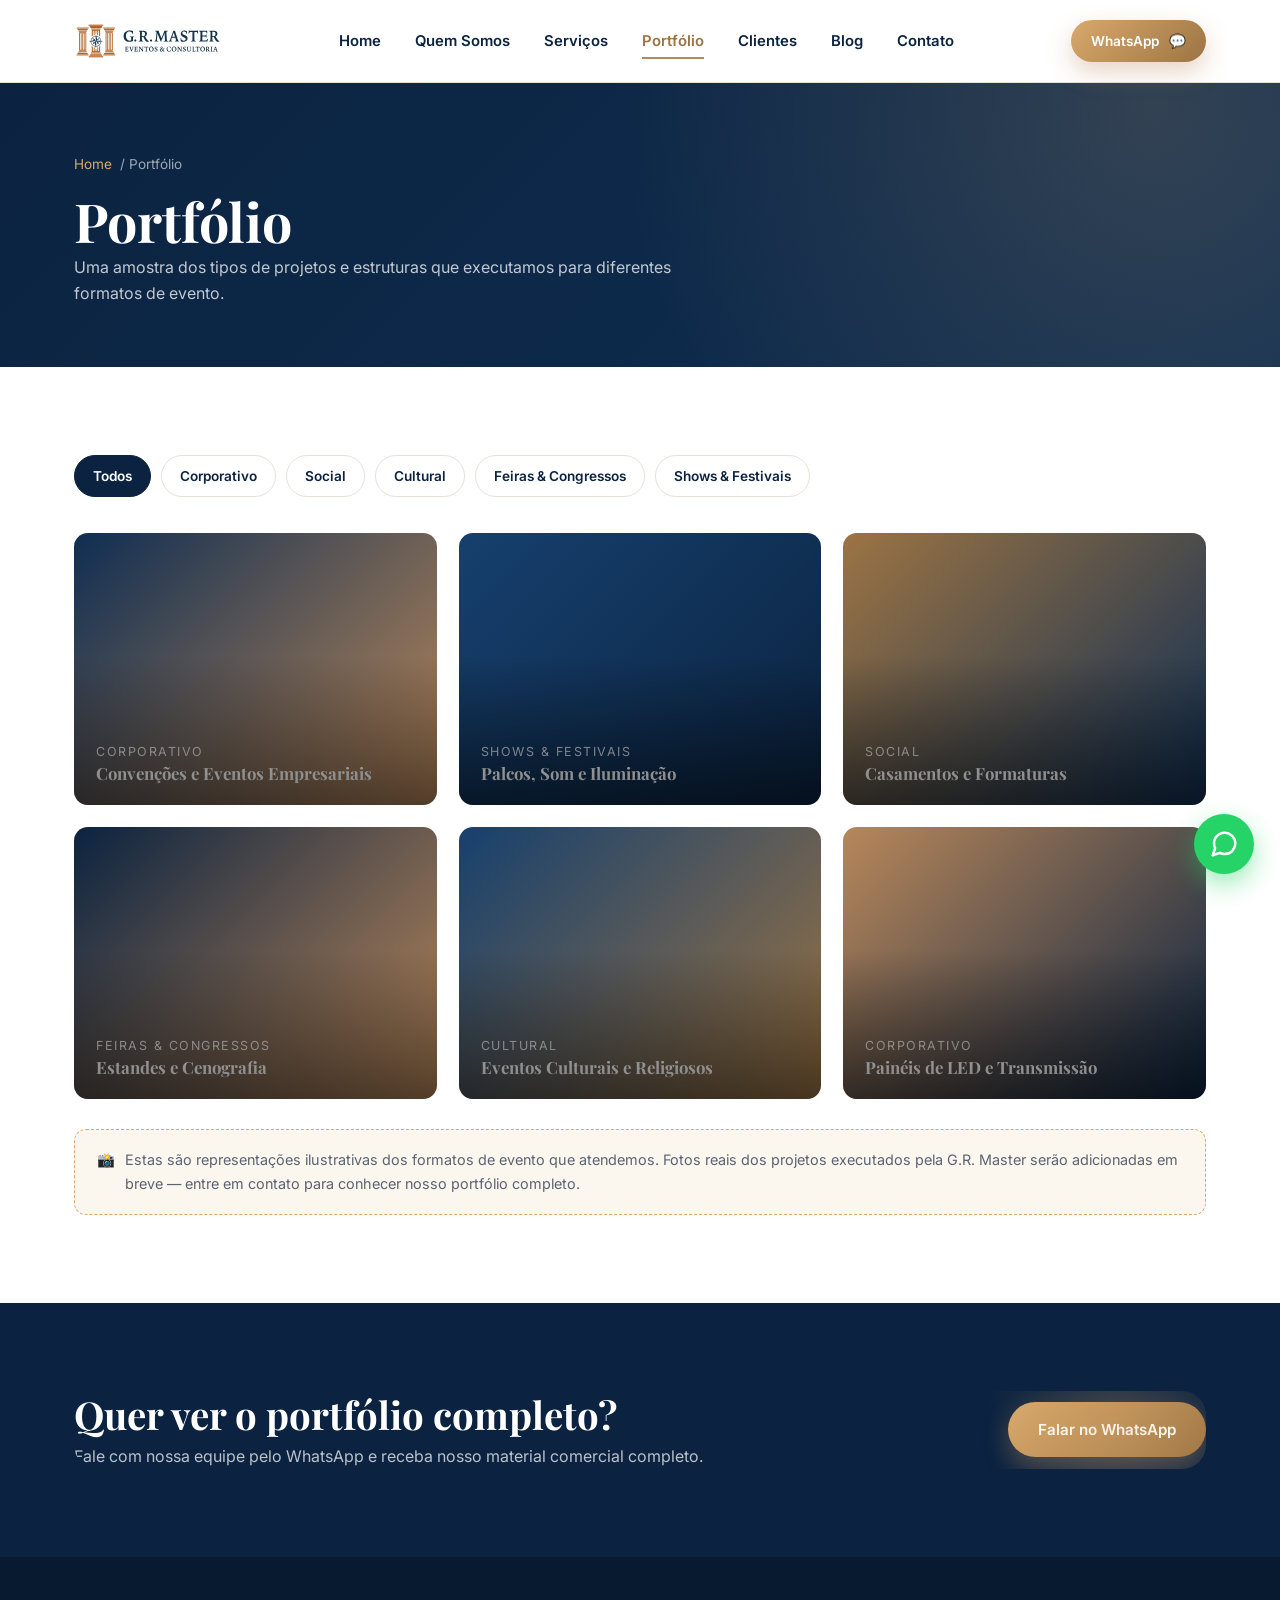
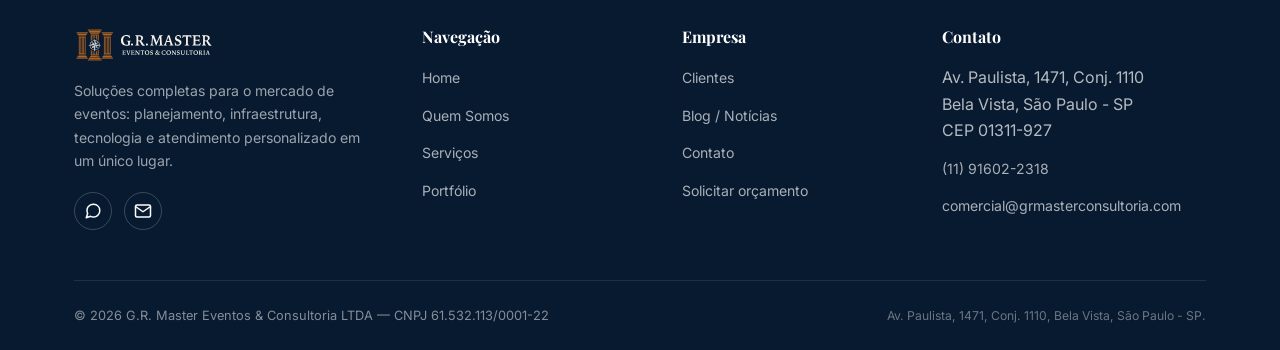
<file: portfolio.html>
<!doctype html>
<html lang="pt-BR">
<head>
<meta charset="UTF-8">
<meta name="viewport" content="width=device-width, initial-scale=1.0">
<title>Portfólio | G.R. Master Eventos & Consultoria</title>
<meta name="description" content="Conheça os tipos de eventos e estruturas que a G.R. Master executa: shows, corporativos, casamentos, feiras, festivais e muito mais.">
<meta name="robots" content="index, follow">
<link rel="canonical" href="https://grmasterconsultoria.com/portfolio.html">
<meta property="og:type" content="website">
<meta property="og:title" content="Portfólio | G.R. Master Eventos & Consultoria">
<link rel="icon" type="image/svg+xml" href="assets/logo-icon.svg">
<link rel="preconnect" href="https://fonts.googleapis.com">
<link rel="preconnect" href="https://fonts.gstatic.com" crossorigin>
<link href="https://fonts.googleapis.com/css2?family=Inter:wght@400;500;600;700&family=Playfair+Display:wght@600;700;800&display=swap" rel="stylesheet">
<link rel="stylesheet" href="css/style.css">
</head>
<body>

<header class="site-header">
  <div class="container nav-wrap">
    <a href="index.html" class="logo"><img src="assets/logo.svg" alt="G.R. Master Eventos & Consultoria" width="148" height="38"></a>
    <nav class="nav-links" id="navLinks">
      <a href="index.html">Home</a>
      <a href="quem-somos.html">Quem Somos</a>
      <a href="servicos.html">Serviços</a>
      <a href="portfolio.html">Portfólio</a>
      <a href="clientes.html">Clientes</a>
      <a href="blog.html">Blog</a>
      <a href="contato.html">Contato</a>
    </nav>
    <div class="nav-cta">
      <a href="https://wa.me/5511916022318?text=Ol%C3%A1!%20Gostaria%20de%20solicitar%20um%20or%C3%A7amento." class="btn btn-primary btn-sm" target="_blank" rel="noopener"><span>WhatsApp</span> 💬</a>
      <button class="nav-toggle" aria-label="Abrir menu" id="navToggle"><span></span><span></span><span></span></button>
    </div>
  </div>
</header>

<main>
  <section class="page-hero">
    <div class="container">
      <div class="breadcrumb"><a href="index.html">Home</a> / Portfólio</div>
      <h1>Portfólio</h1>
      <p>Uma amostra dos tipos de projetos e estruturas que executamos para diferentes formatos de evento.</p>
    </div>
  </section>

  <section>
    <div class="container">
      <div class="filter-bar reveal">
        <button class="filter-btn active" data-filter="all">Todos</button>
        <button class="filter-btn" data-filter="corporativo">Corporativo</button>
        <button class="filter-btn" data-filter="social">Social</button>
        <button class="filter-btn" data-filter="cultural">Cultural</button>
        <button class="filter-btn" data-filter="feira">Feiras &amp; Congressos</button>
        <button class="filter-btn" data-filter="show">Shows &amp; Festivais</button>
      </div>

      <div class="gallery" id="gallery-list">
        <div class="gallery-item g1 reveal" data-cat="corporativo">
          <div><span>Corporativo</span><h4>Convenções e Eventos Empresariais</h4></div>
        </div>
        <div class="gallery-item g2 reveal" data-cat="show">
          <div><span>Shows &amp; Festivais</span><h4>Palcos, Som e Iluminação</h4></div>
        </div>
        <div class="gallery-item g3 reveal" data-cat="social">
          <div><span>Social</span><h4>Casamentos e Formaturas</h4></div>
        </div>
        <div class="gallery-item g4 reveal" data-cat="feira">
          <div><span>Feiras &amp; Congressos</span><h4>Estandes e Cenografia</h4></div>
        </div>
        <div class="gallery-item g5 reveal" data-cat="cultural">
          <div><span>Cultural</span><h4>Eventos Culturais e Religiosos</h4></div>
        </div>
        <div class="gallery-item g6 reveal" data-cat="corporativo">
          <div><span>Corporativo</span><h4>Painéis de LED e Transmissão</h4></div>
        </div>
      </div>

      <div class="gallery-note reveal" id="gallery-note">
        <span>📸</span>
        <span>Estas são representações ilustrativas dos formatos de evento que atendemos. Fotos reais dos projetos executados pela G.R. Master serão adicionadas em breve — entre em contato para conhecer nosso portfólio completo.</span>
      </div>
    </div>
  </section>

  <section class="bg-navy">
    <div class="container">
      <div class="cta-band" style="background:none;padding:0;">
        <div>
          <h2>Quer ver o portfólio completo?</h2>
          <p>Fale com nossa equipe pelo WhatsApp e receba nosso material comercial completo.</p>
        </div>
        <div class="actions">
          <a href="https://wa.me/5511916022318?text=Ol%C3%A1!%20Gostaria%20de%20conhecer%20o%20portf%C3%B3lio%20da%20G.R.%20Master." class="btn btn-primary" target="_blank" rel="noopener">Falar no WhatsApp</a>
        </div>
      </div>
    </div>
  </section>
</main>

<footer class="site-footer">
  <div class="container">
    <div class="footer-grid">
      <div class="footer-about">
        <img src="assets/logo-white.svg" alt="G.R. Master Eventos & Consultoria" width="140" height="36">
        <p>Soluções completas para o mercado de eventos: planejamento, infraestrutura, tecnologia e atendimento personalizado em um único lugar.</p>
        <div class="social-row">
          <a href="https://wa.me/5511916022318" target="_blank" rel="noopener" aria-label="WhatsApp"><svg width="18" height="18" viewBox="0 0 24 24" fill="none" stroke="currentColor" stroke-width="2" stroke-linecap="round" stroke-linejoin="round" style="color:#fff"><path d="M21 11.5a8.38 8.38 0 0 1-.9 3.8 8.5 8.5 0 0 1-7.6 4.7 8.38 8.38 0 0 1-3.8-.9L3 21l1.9-5.7a8.38 8.38 0 0 1-.9-3.8 8.5 8.5 0 0 1 4.7-7.6 8.38 8.38 0 0 1 3.8-.9h.5a8.48 8.48 0 0 1 8 8v.5z"></path></svg></a>
          <a href="mailto:comercial@grmasterconsultoria.com" aria-label="E-mail"><svg width="18" height="18" viewBox="0 0 24 24" fill="none" stroke="currentColor" stroke-width="2" stroke-linecap="round" stroke-linejoin="round" style="color:#fff"><path d="M4 4h16c1.1 0 2 .9 2 2v12c0 1.1-.9 2-2 2H4c-1.1 0-2-.9-2-2V6c0-1.1.9-2 2-2z"></path><polyline points="22,6 12,13 2,6"></polyline></svg></a>
        </div>
      </div>
      <div>
        <h4>Navegação</h4>
        <ul>
          <li><a href="index.html">Home</a></li>
          <li><a href="quem-somos.html">Quem Somos</a></li>
          <li><a href="servicos.html">Serviços</a></li>
          <li><a href="portfolio.html">Portfólio</a></li>
        </ul>
      </div>
      <div>
        <h4>Empresa</h4>
        <ul>
          <li><a href="clientes.html">Clientes</a></li>
          <li><a href="blog.html">Blog / Notícias</a></li>
          <li><a href="contato.html">Contato</a></li>
          <li><a href="contato.html#orcamento-form">Solicitar orçamento</a></li>
        </ul>
      </div>
      <div>
        <h4>Contato</h4>
        <ul>
          <li>Av. Paulista, 1471, Conj. 1110<br>Bela Vista, São Paulo - SP<br>CEP 01311-927</li>
          <li><a href="tel:+5511916022318">(11) 91602-2318</a></li>
          <li><a href="mailto:comercial@grmasterconsultoria.com">comercial@grmasterconsultoria.com</a></li>
        </ul>
      </div>
    </div>
    <div class="footer-bottom">
      <span>&copy; <span class="current-year"></span> G.R. Master Eventos & Consultoria LTDA — CNPJ 61.532.113/0001-22</span>
      <span class="legal-note">Av. Paulista, 1471, Conj. 1110, Bela Vista, São Paulo - SP.</span>
    </div>
  </div>
</footer>

<a href="https://wa.me/5511916022318?text=Ol%C3%A1!%20Gostaria%20de%20solicitar%20um%20or%C3%A7amento." class="wa-float" target="_blank" rel="noopener" aria-label="Fale conosco no WhatsApp">
  <svg viewBox="0 0 24 24" fill="none" stroke="#fff" stroke-width="2" stroke-linecap="round" stroke-linejoin="round"><path d="M21 11.5a8.38 8.38 0 0 1-.9 3.8 8.5 8.5 0 0 1-7.6 4.7 8.38 8.38 0 0 1-3.8-.9L3 21l1.9-5.7a8.38 8.38 0 0 1-.9-3.8 8.5 8.5 0 0 1 4.7-7.6 8.38 8.38 0 0 1 3.8-.9h.5a8.48 8.48 0 0 1 8 8v.5z"></path></svg>
</a>

<script src="js/main.js"></script>
<script type="module">
  import { supabase } from './js/supabase.js';

  const categoryLabels = { corporativo: 'Corporativo', social: 'Social', cultural: 'Cultural', feira: 'Feiras & Congressos', show: 'Shows & Festivais' };
  const shapeClasses = ['g1', 'g2', 'g3', 'g4', 'g5', 'g6'];

  function escapeHtml(str) {
    return String(str || '').replace(/[&<>"']/g, (c) => ({ '&':'&amp;','<':'&lt;','>':'&gt;','"':'&quot;',"'":'&#39;' }[c]));
  }

  function rebindFilters() {
    const filterBtns = document.querySelectorAll('.filter-btn');
    const galleryItems = document.querySelectorAll('.gallery-item');
    filterBtns.forEach((btn) => {
      btn.onclick = () => {
        filterBtns.forEach((b) => b.classList.remove('active'));
        btn.classList.add('active');
        const cat = btn.getAttribute('data-filter');
        galleryItems.forEach((item) => {
          item.style.display = (cat === 'all' || item.getAttribute('data-cat') === cat) ? '' : 'none';
        });
      };
    });
  }

  (async () => {
    const { data, error } = await supabase
      .from('works')
      .select('*')
      .eq('published', true)
      .order('created_at', { ascending: false });

    if (error || !data || data.length === 0) return;

    document.getElementById('gallery-list').innerHTML = data.map((w, i) => {
      const label = escapeHtml(categoryLabels[w.category] || w.category);
      const title = `<div><span>${label}</span><h4>${escapeHtml(w.title)}</h4></div>`;
      if (w.type === 'video' && w.video_url) {
        const shape = shapeClasses[i % shapeClasses.length];
        return `<a href="${escapeHtml(w.video_url)}" target="_blank" rel="noopener" class="gallery-item ${shape} reveal in" data-cat="${escapeHtml(w.category)}" style="${w.image_url ? `background-image:url('${escapeHtml(w.image_url)}');background-size:cover;background-position:center;` : ''}">
          <span style="position:absolute;top:14px;right:14px;z-index:1;width:38px;height:38px;border-radius:50%;background:rgba(255,255,255,.92);display:flex;align-items:center;justify-content:center;font-size:1rem;">▶️</span>
          ${title}
        </a>`;
      }
      const shape = shapeClasses[i % shapeClasses.length];
      const bg = w.image_url ? `background-image:url('${escapeHtml(w.image_url)}');background-size:cover;background-position:center;` : '';
      return `<div class="gallery-item ${w.image_url ? '' : shape} reveal in" data-cat="${escapeHtml(w.category)}" style="${bg}">${title}</div>`;
    }).join('');

    document.getElementById('gallery-note').innerHTML =
      '<span>📸</span><span>Fotos e vídeos reais dos projetos executados pela G.R. Master.</span>';

    rebindFilters();
  })();
</script>
</body>
</html>
</file>
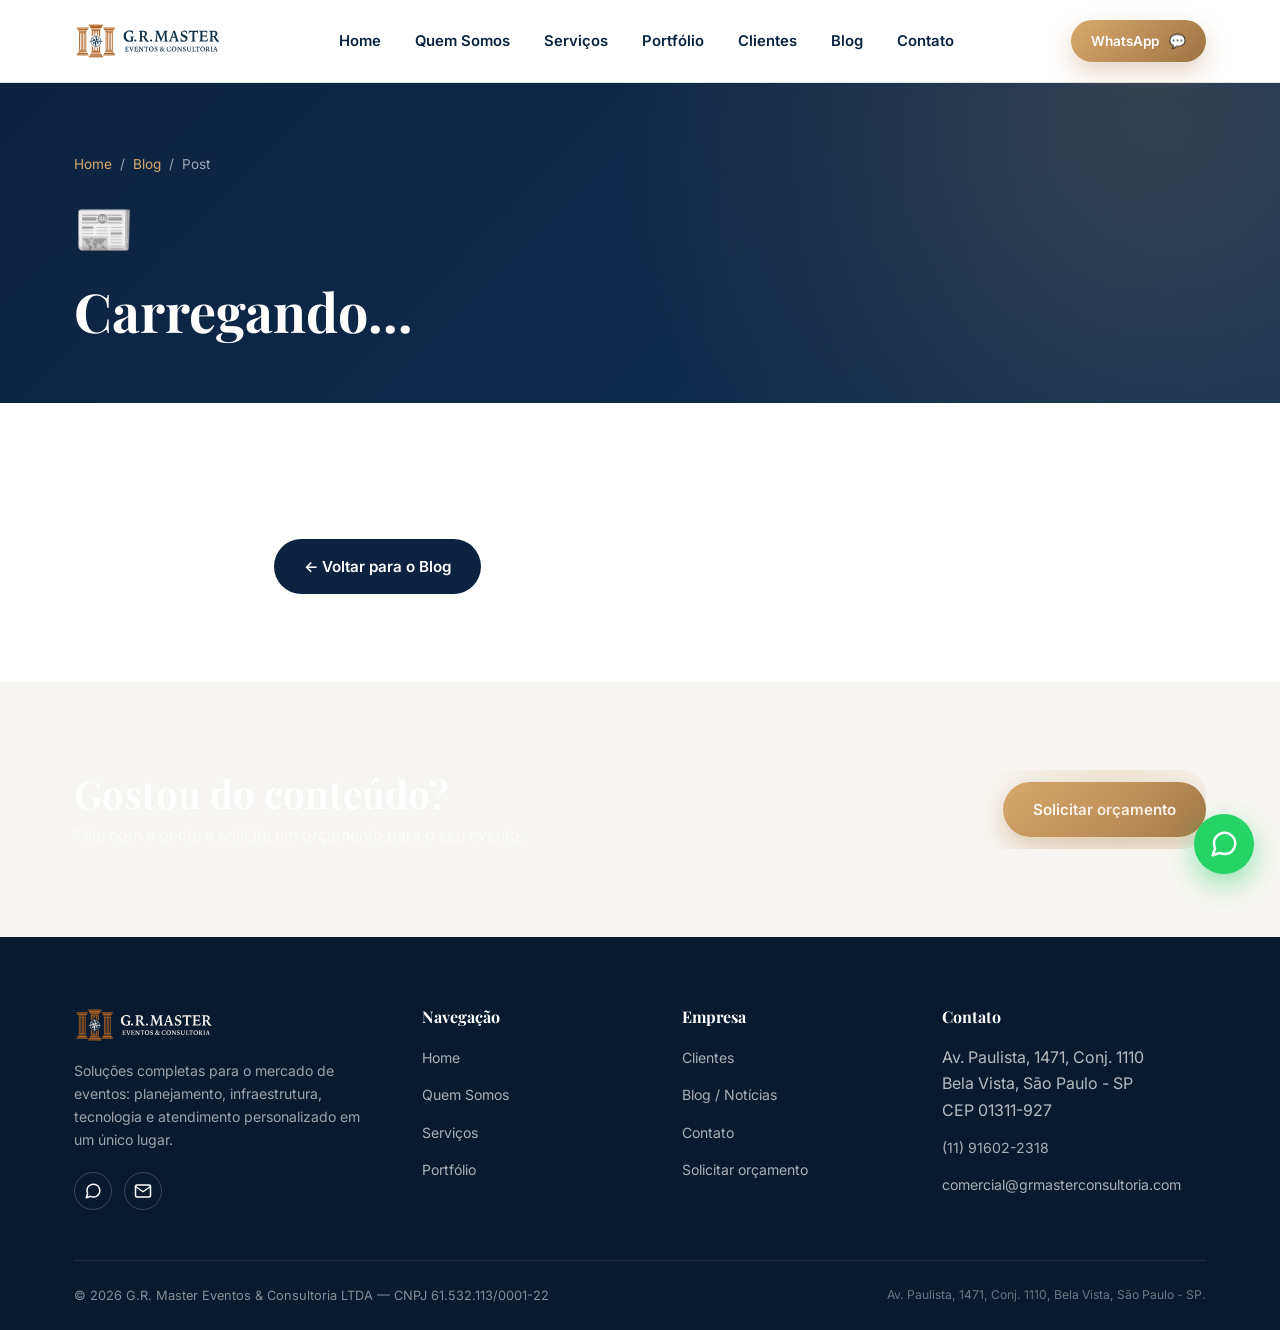
<file: post.html>
<!doctype html>
<html lang="pt-BR">
<head>
<meta charset="UTF-8">
<meta name="viewport" content="width=device-width, initial-scale=1.0">
<title id="page-title">Blog | G.R. Master Eventos & Consultoria</title>
<meta name="description" id="page-description" content="Conteúdos sobre planejamento, infraestrutura e tendências do mercado de eventos.">
<meta name="robots" content="index, follow">
<link rel="icon" type="image/svg+xml" href="assets/logo-icon.svg">
<link rel="preconnect" href="https://fonts.googleapis.com">
<link rel="preconnect" href="https://fonts.gstatic.com" crossorigin>
<link href="https://fonts.googleapis.com/css2?family=Inter:wght@400;500;600;700&family=Playfair+Display:wght@600;700;800&display=swap" rel="stylesheet">
<link rel="stylesheet" href="css/style.css">
<style>
  .post-content p { color: var(--text); margin-bottom: 18px; line-height: 1.8; }
  .post-hero-emoji { font-size: 3rem; margin-bottom: 10px; }
</style>
</head>
<body>

<header class="site-header">
  <div class="container nav-wrap">
    <a href="index.html" class="logo"><img src="assets/logo.svg" alt="G.R. Master Eventos & Consultoria" width="148" height="38"></a>
    <nav class="nav-links" id="navLinks">
      <a href="index.html">Home</a>
      <a href="quem-somos.html">Quem Somos</a>
      <a href="servicos.html">Serviços</a>
      <a href="portfolio.html">Portfólio</a>
      <a href="clientes.html">Clientes</a>
      <a href="blog.html">Blog</a>
      <a href="contato.html">Contato</a>
    </nav>
    <div class="nav-cta">
      <a href="https://wa.me/5511916022318?text=Ol%C3%A1!%20Gostaria%20de%20solicitar%20um%20or%C3%A7amento." class="btn btn-primary btn-sm" target="_blank" rel="noopener"><span>WhatsApp</span> 💬</a>
      <button class="nav-toggle" aria-label="Abrir menu" id="navToggle"><span></span><span></span><span></span></button>
    </div>
  </div>
</header>

<main>
  <section class="page-hero">
    <div class="container">
      <div class="breadcrumb"><a href="index.html">Home</a> / <a href="blog.html">Blog</a> / <span id="crumb-title">Post</span></div>
      <div class="post-hero-emoji" id="post-emoji">📰</div>
      <h1 id="post-title">Carregando...</h1>
      <p id="post-meta"></p>
    </div>
  </section>

  <section>
    <div class="container" style="max-width:780px;">
      <div class="post-content reveal" id="post-content"></div>
      <div class="mt-3">
        <a href="blog.html" class="btn btn-navy">&larr; Voltar para o Blog</a>
      </div>
    </div>
  </section>

  <section class="bg-off">
    <div class="container">
      <div class="cta-band" style="background:none;padding:0;">
        <div>
          <h2>Gostou do conteúdo?</h2>
          <p>Fale com a gente e solicite um orçamento para o seu evento.</p>
        </div>
        <div class="actions">
          <a href="contato.html#orcamento-form" class="btn btn-primary">Solicitar orçamento</a>
        </div>
      </div>
    </div>
  </section>
</main>

<footer class="site-footer">
  <div class="container">
    <div class="footer-grid">
      <div class="footer-about">
        <img src="assets/logo-white.svg" alt="G.R. Master Eventos & Consultoria" width="140" height="36">
        <p>Soluções completas para o mercado de eventos: planejamento, infraestrutura, tecnologia e atendimento personalizado em um único lugar.</p>
        <div class="social-row">
          <a href="https://wa.me/5511916022318" target="_blank" rel="noopener" aria-label="WhatsApp"><svg width="18" height="18" viewBox="0 0 24 24" fill="none" stroke="currentColor" stroke-width="2" stroke-linecap="round" stroke-linejoin="round" style="color:#fff"><path d="M21 11.5a8.38 8.38 0 0 1-.9 3.8 8.5 8.5 0 0 1-7.6 4.7 8.38 8.38 0 0 1-3.8-.9L3 21l1.9-5.7a8.38 8.38 0 0 1-.9-3.8 8.5 8.5 0 0 1 4.7-7.6 8.38 8.38 0 0 1 3.8-.9h.5a8.48 8.48 0 0 1 8 8v.5z"></path></svg></a>
          <a href="mailto:comercial@grmasterconsultoria.com" aria-label="E-mail"><svg width="18" height="18" viewBox="0 0 24 24" fill="none" stroke="currentColor" stroke-width="2" stroke-linecap="round" stroke-linejoin="round" style="color:#fff"><path d="M4 4h16c1.1 0 2 .9 2 2v12c0 1.1-.9 2-2 2H4c-1.1 0-2-.9-2-2V6c0-1.1.9-2 2-2z"></path><polyline points="22,6 12,13 2,6"></polyline></svg></a>
        </div>
      </div>
      <div>
        <h4>Navegação</h4>
        <ul>
          <li><a href="index.html">Home</a></li>
          <li><a href="quem-somos.html">Quem Somos</a></li>
          <li><a href="servicos.html">Serviços</a></li>
          <li><a href="portfolio.html">Portfólio</a></li>
        </ul>
      </div>
      <div>
        <h4>Empresa</h4>
        <ul>
          <li><a href="clientes.html">Clientes</a></li>
          <li><a href="blog.html">Blog / Notícias</a></li>
          <li><a href="contato.html">Contato</a></li>
          <li><a href="contato.html#orcamento-form">Solicitar orçamento</a></li>
        </ul>
      </div>
      <div>
        <h4>Contato</h4>
        <ul>
          <li>Av. Paulista, 1471, Conj. 1110<br>Bela Vista, São Paulo - SP<br>CEP 01311-927</li>
          <li><a href="tel:+5511916022318">(11) 91602-2318</a></li>
          <li><a href="mailto:comercial@grmasterconsultoria.com">comercial@grmasterconsultoria.com</a></li>
        </ul>
      </div>
    </div>
    <div class="footer-bottom">
      <span>&copy; <span class="current-year"></span> G.R. Master Eventos & Consultoria LTDA — CNPJ 61.532.113/0001-22</span>
      <span class="legal-note">Av. Paulista, 1471, Conj. 1110, Bela Vista, São Paulo - SP.</span>
    </div>
  </div>
</footer>

<a href="https://wa.me/5511916022318?text=Ol%C3%A1!%20Gostaria%20de%20solicitar%20um%20or%C3%A7amento." class="wa-float" target="_blank" rel="noopener" aria-label="Fale conosco no WhatsApp">
  <svg viewBox="0 0 24 24" fill="none" stroke="#fff" stroke-width="2" stroke-linecap="round" stroke-linejoin="round"><path d="M21 11.5a8.38 8.38 0 0 1-.9 3.8 8.5 8.5 0 0 1-7.6 4.7 8.38 8.38 0 0 1-3.8-.9L3 21l1.9-5.7a8.38 8.38 0 0 1-.9-3.8 8.5 8.5 0 0 1 4.7-7.6 8.38 8.38 0 0 1 3.8-.9h.5a8.48 8.48 0 0 1 8 8v.5z"></path></svg>
</a>

<script src="js/main.js"></script>
<script type="module">
  import { supabase } from './js/supabase.js';

  function escapeHtml(str) {
    return String(str || '').replace(/[&<>"']/g, (c) => ({
      '&': '&amp;', '<': '&lt;', '>': '&gt;', '"': '&quot;', "'": '&#39;'
    }[c]));
  }

  const params = new URLSearchParams(location.search);
  const slug = params.get('slug');
  const contentEl = document.getElementById('post-content');

  if (!slug) {
    contentEl.innerHTML = '<p>Post não encontrado. <a href="blog.html">Voltar para o blog</a>.</p>';
  } else {
    supabase
      .from('posts')
      .select('title, content, category, emoji, author, created_at')
      .eq('slug', slug)
      .eq('published', true)
      .maybeSingle()
      .then(({ data, error }) => {
        if (error || !data) {
          contentEl.innerHTML = '<p>Post não encontrado. <a href="blog.html">Voltar para o blog</a>.</p>';
          return;
        }
        document.getElementById('page-title').textContent = data.title + ' | G.R. Master Eventos & Consultoria';
        document.getElementById('page-description').setAttribute('content', data.title);
        document.getElementById('crumb-title').textContent = data.title;
        document.getElementById('post-emoji').textContent = data.emoji || '📰';
        document.getElementById('post-title').textContent = data.title;
        const date = new Date(data.created_at).toLocaleDateString('pt-BR', { day: '2-digit', month: 'long', year: 'numeric' });
        document.getElementById('post-meta').textContent = `${data.category} · ${date} · ${data.author}`;
        contentEl.innerHTML = String(data.content || '')
          .split(/\n\s*\n/)
          .map((p) => `<p>${escapeHtml(p).replace(/\n/g, '<br>')}</p>`)
          .join('');
      });
  }
</script>
</body>
</html>
</file>
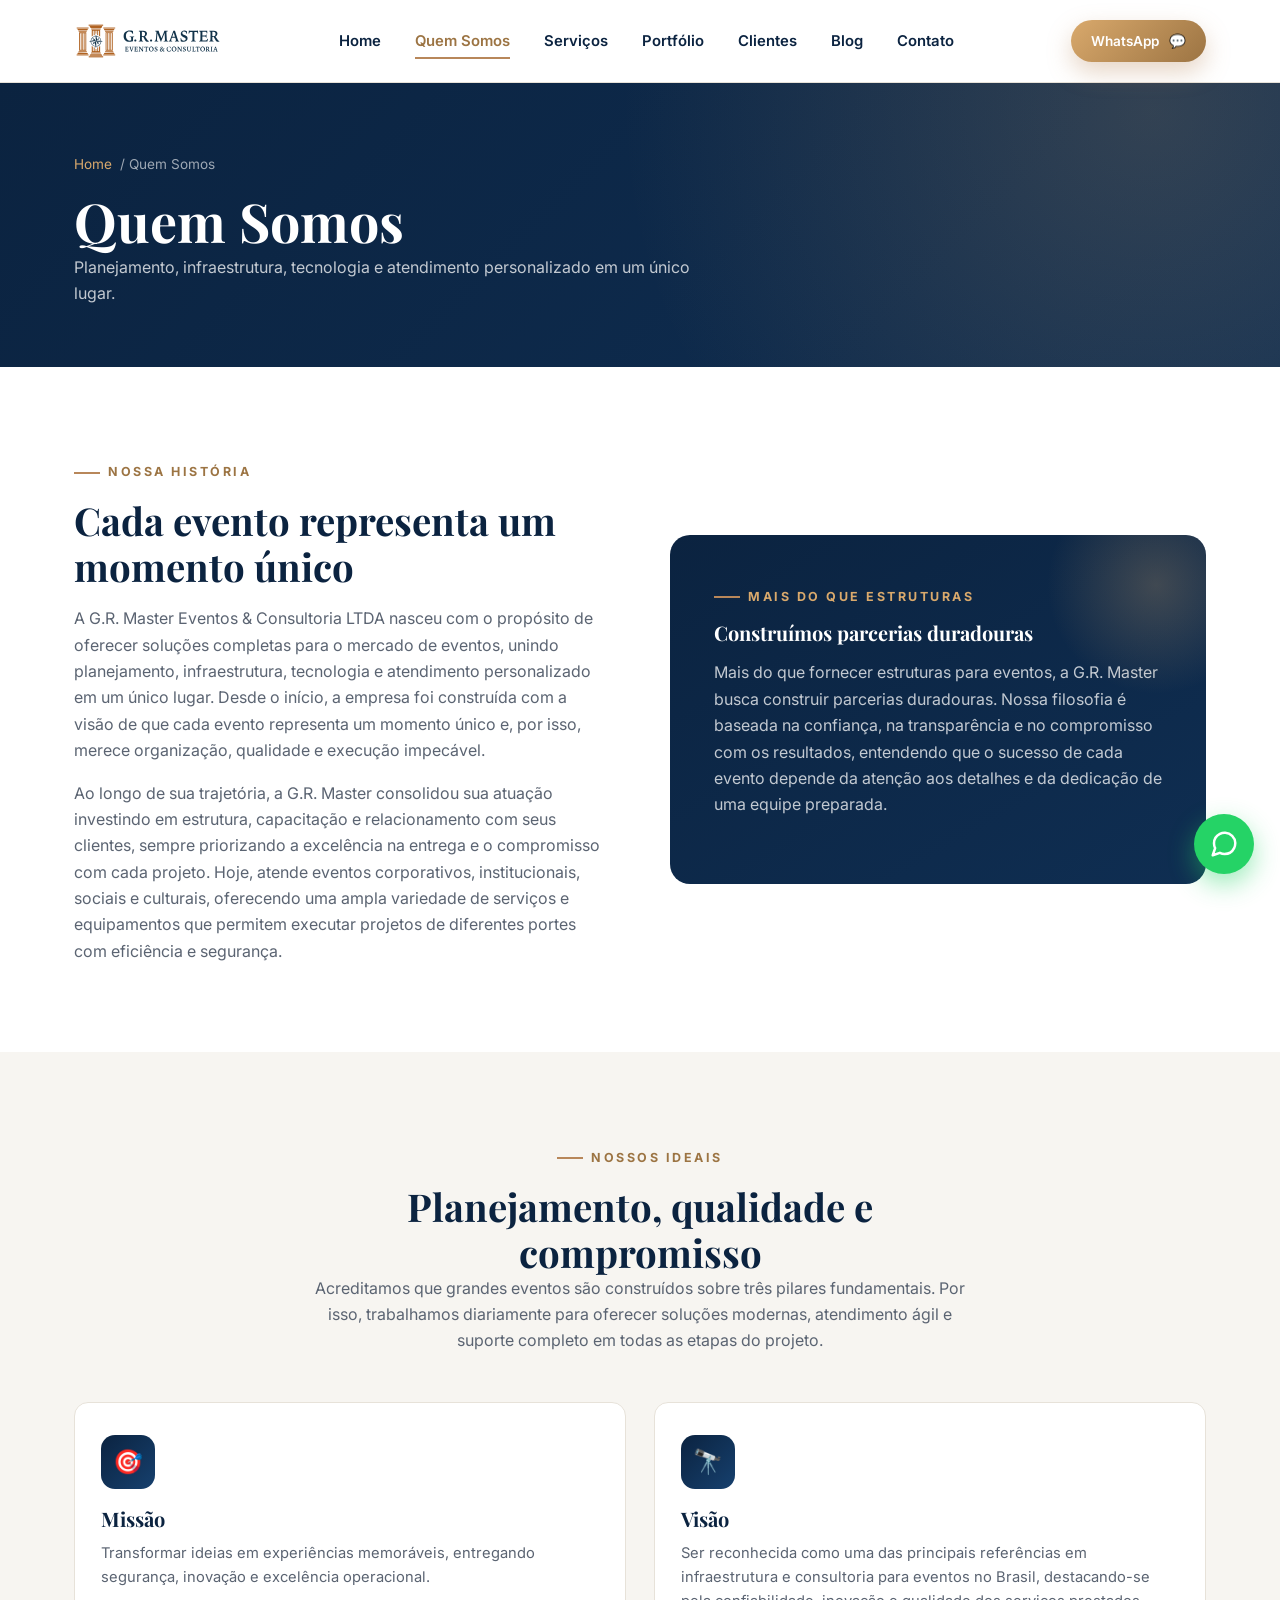
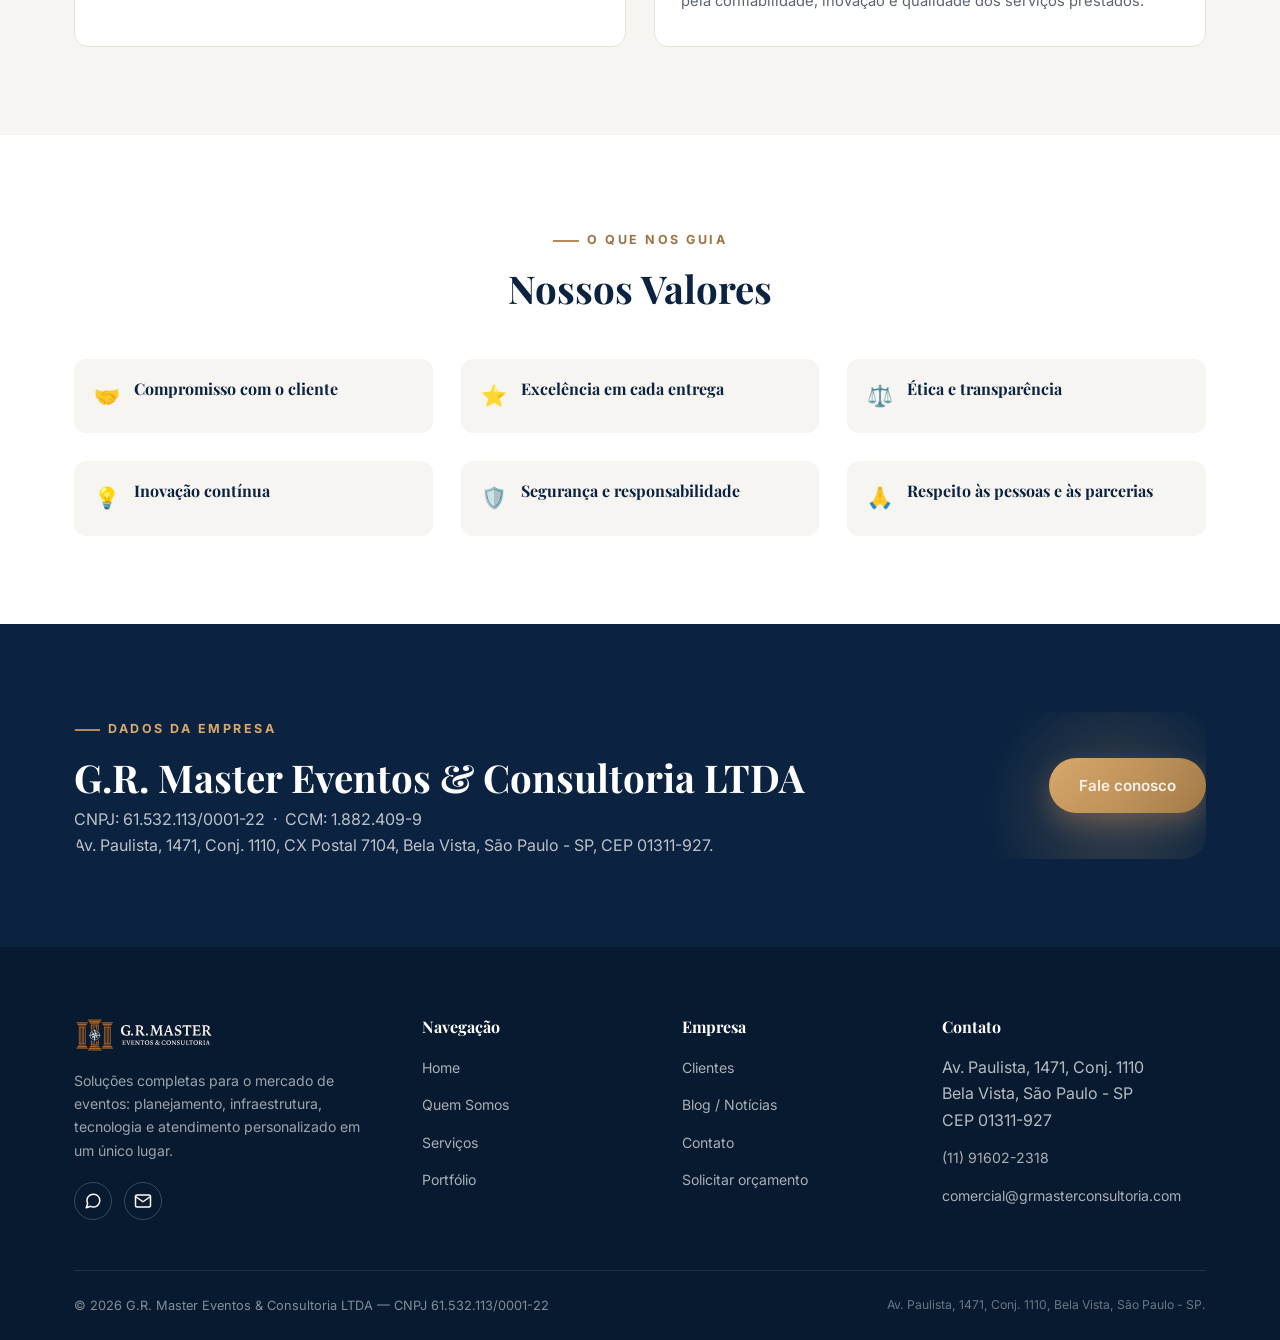
<file: quem-somos.html>
<!doctype html>
<html lang="pt-BR">
<head>
<meta charset="UTF-8">
<meta name="viewport" content="width=device-width, initial-scale=1.0">
<title>Quem Somos | G.R. Master Eventos & Consultoria</title>
<meta name="description" content="Conheça a G.R. Master Eventos & Consultoria: nossa história, missão, visão e valores. Planejamento, infraestrutura e execução impecável para o seu evento.">
<meta name="robots" content="index, follow">
<link rel="canonical" href="https://grmasterconsultoria.com/quem-somos.html">
<meta property="og:type" content="website">
<meta property="og:title" content="Quem Somos | G.R. Master Eventos & Consultoria">
<meta property="og:description" content="Planejamento, infraestrutura e execução completa para o seu evento.">
<link rel="icon" type="image/svg+xml" href="assets/logo-icon.svg">
<link rel="preconnect" href="https://fonts.googleapis.com">
<link rel="preconnect" href="https://fonts.gstatic.com" crossorigin>
<link href="https://fonts.googleapis.com/css2?family=Inter:wght@400;500;600;700&family=Playfair+Display:wght@600;700;800&display=swap" rel="stylesheet">
<link rel="stylesheet" href="css/style.css">
</head>
<body>

<header class="site-header">
  <div class="container nav-wrap">
    <a href="index.html" class="logo"><img src="assets/logo.svg" alt="G.R. Master Eventos & Consultoria" width="148" height="38"></a>
    <nav class="nav-links" id="navLinks">
      <a href="index.html">Home</a>
      <a href="quem-somos.html">Quem Somos</a>
      <a href="servicos.html">Serviços</a>
      <a href="portfolio.html">Portfólio</a>
      <a href="clientes.html">Clientes</a>
      <a href="blog.html">Blog</a>
      <a href="contato.html">Contato</a>
    </nav>
    <div class="nav-cta">
      <a href="https://wa.me/5511916022318?text=Ol%C3%A1!%20Gostaria%20de%20solicitar%20um%20or%C3%A7amento." class="btn btn-primary btn-sm" target="_blank" rel="noopener"><span>WhatsApp</span> 💬</a>
      <button class="nav-toggle" aria-label="Abrir menu" id="navToggle"><span></span><span></span><span></span></button>
    </div>
  </div>
</header>

<main>
  <section class="page-hero">
    <div class="container">
      <div class="breadcrumb"><a href="index.html">Home</a> / Quem Somos</div>
      <h1>Quem Somos</h1>
      <p>Planejamento, infraestrutura, tecnologia e atendimento personalizado em um único lugar.</p>
    </div>
  </section>

  <section>
    <div class="container split">
      <div class="reveal">
        <div class="eyebrow">Nossa História</div>
        <h2>Cada evento representa um momento único</h2>
        <p class="mt-1">A G.R. Master Eventos & Consultoria LTDA nasceu com o propósito de oferecer soluções completas para o mercado de eventos, unindo planejamento, infraestrutura, tecnologia e atendimento personalizado em um único lugar. Desde o início, a empresa foi construída com a visão de que cada evento representa um momento único e, por isso, merece organização, qualidade e execução impecável.</p>
        <p class="mt-1">Ao longo de sua trajetória, a G.R. Master consolidou sua atuação investindo em estrutura, capacitação e relacionamento com seus clientes, sempre priorizando a excelência na entrega e o compromisso com cada projeto. Hoje, atende eventos corporativos, institucionais, sociais e culturais, oferecendo uma ampla variedade de serviços e equipamentos que permitem executar projetos de diferentes portes com eficiência e segurança.</p>
      </div>
      <div class="frame-box reveal">
        <div class="eyebrow" style="color:var(--bronze-light)">Mais do que estruturas</div>
        <h3>Construímos parcerias duradouras</h3>
        <p>Mais do que fornecer estruturas para eventos, a G.R. Master busca construir parcerias duradouras. Nossa filosofia é baseada na confiança, na transparência e no compromisso com os resultados, entendendo que o sucesso de cada evento depende da atenção aos detalhes e da dedicação de uma equipe preparada.</p>
      </div>
    </div>
  </section>

  <section class="bg-off">
    <div class="container">
      <div class="section-head center reveal">
        <div class="eyebrow">Nossos Ideais</div>
        <h2>Planejamento, qualidade e compromisso</h2>
        <p>Acreditamos que grandes eventos são construídos sobre três pilares fundamentais. Por isso, trabalhamos diariamente para oferecer soluções modernas, atendimento ágil e suporte completo em todas as etapas do projeto.</p>
      </div>
      <div class="grid cards-2 reveal">
        <div class="card">
          <div class="ic">🎯</div>
          <h3>Missão</h3>
          <p>Transformar ideias em experiências memoráveis, entregando segurança, inovação e excelência operacional.</p>
        </div>
        <div class="card">
          <div class="ic">🔭</div>
          <h3>Visão</h3>
          <p>Ser reconhecida como uma das principais referências em infraestrutura e consultoria para eventos no Brasil, destacando-se pela confiabilidade, inovação e qualidade dos serviços prestados.</p>
        </div>
      </div>
    </div>
  </section>

  <section>
    <div class="container">
      <div class="section-head center reveal">
        <div class="eyebrow">O que nos guia</div>
        <h2>Nossos Valores</h2>
      </div>
      <div class="grid values-grid reveal">
        <div class="value-item"><span class="ic">🤝</span><div><h4>Compromisso com o cliente</h4></div></div>
        <div class="value-item"><span class="ic">⭐</span><div><h4>Excelência em cada entrega</h4></div></div>
        <div class="value-item"><span class="ic">⚖️</span><div><h4>Ética e transparência</h4></div></div>
        <div class="value-item"><span class="ic">💡</span><div><h4>Inovação contínua</h4></div></div>
        <div class="value-item"><span class="ic">🛡️</span><div><h4>Segurança e responsabilidade</h4></div></div>
        <div class="value-item"><span class="ic">🙏</span><div><h4>Respeito às pessoas e às parcerias</h4></div></div>
      </div>
    </div>
  </section>

  <section class="bg-navy">
    <div class="container">
      <div class="cta-band" style="background:none;padding:0;">
        <div>
          <div class="eyebrow" style="color:var(--bronze-light)">Dados da empresa</div>
          <h2>G.R. Master Eventos & Consultoria LTDA</h2>
          <p>CNPJ: 61.532.113/0001-22 &nbsp;·&nbsp; CCM: 1.882.409-9<br>
          Av. Paulista, 1471, Conj. 1110, CX Postal 7104, Bela Vista, São Paulo - SP, CEP 01311-927.</p>
        </div>
        <div class="actions">
          <a href="contato.html" class="btn btn-primary">Fale conosco</a>
        </div>
      </div>
    </div>
  </section>
</main>

<footer class="site-footer">
  <div class="container">
    <div class="footer-grid">
      <div class="footer-about">
        <img src="assets/logo-white.svg" alt="G.R. Master Eventos & Consultoria" width="140" height="36">
        <p>Soluções completas para o mercado de eventos: planejamento, infraestrutura, tecnologia e atendimento personalizado em um único lugar.</p>
        <div class="social-row">
          <a href="https://wa.me/5511916022318" target="_blank" rel="noopener" aria-label="WhatsApp"><svg width="18" height="18" viewBox="0 0 24 24" fill="none" stroke="currentColor" stroke-width="2" stroke-linecap="round" stroke-linejoin="round" style="color:#fff"><path d="M21 11.5a8.38 8.38 0 0 1-.9 3.8 8.5 8.5 0 0 1-7.6 4.7 8.38 8.38 0 0 1-3.8-.9L3 21l1.9-5.7a8.38 8.38 0 0 1-.9-3.8 8.5 8.5 0 0 1 4.7-7.6 8.38 8.38 0 0 1 3.8-.9h.5a8.48 8.48 0 0 1 8 8v.5z"></path></svg></a>
          <a href="mailto:comercial@grmasterconsultoria.com" aria-label="E-mail"><svg width="18" height="18" viewBox="0 0 24 24" fill="none" stroke="currentColor" stroke-width="2" stroke-linecap="round" stroke-linejoin="round" style="color:#fff"><path d="M4 4h16c1.1 0 2 .9 2 2v12c0 1.1-.9 2-2 2H4c-1.1 0-2-.9-2-2V6c0-1.1.9-2 2-2z"></path><polyline points="22,6 12,13 2,6"></polyline></svg></a>
        </div>
      </div>
      <div>
        <h4>Navegação</h4>
        <ul>
          <li><a href="index.html">Home</a></li>
          <li><a href="quem-somos.html">Quem Somos</a></li>
          <li><a href="servicos.html">Serviços</a></li>
          <li><a href="portfolio.html">Portfólio</a></li>
        </ul>
      </div>
      <div>
        <h4>Empresa</h4>
        <ul>
          <li><a href="clientes.html">Clientes</a></li>
          <li><a href="blog.html">Blog / Notícias</a></li>
          <li><a href="contato.html">Contato</a></li>
          <li><a href="contato.html#orcamento-form">Solicitar orçamento</a></li>
        </ul>
      </div>
      <div>
        <h4>Contato</h4>
        <ul>
          <li>Av. Paulista, 1471, Conj. 1110<br>Bela Vista, São Paulo - SP<br>CEP 01311-927</li>
          <li><a href="tel:+5511916022318">(11) 91602-2318</a></li>
          <li><a href="mailto:comercial@grmasterconsultoria.com">comercial@grmasterconsultoria.com</a></li>
        </ul>
      </div>
    </div>
    <div class="footer-bottom">
      <span>&copy; <span class="current-year"></span> G.R. Master Eventos & Consultoria LTDA — CNPJ 61.532.113/0001-22</span>
      <span class="legal-note">Av. Paulista, 1471, Conj. 1110, Bela Vista, São Paulo - SP.</span>
    </div>
  </div>
</footer>

<a href="https://wa.me/5511916022318?text=Ol%C3%A1!%20Gostaria%20de%20solicitar%20um%20or%C3%A7amento." class="wa-float" target="_blank" rel="noopener" aria-label="Fale conosco no WhatsApp">
  <svg viewBox="0 0 24 24" fill="none" stroke="#fff" stroke-width="2" stroke-linecap="round" stroke-linejoin="round"><path d="M21 11.5a8.38 8.38 0 0 1-.9 3.8 8.5 8.5 0 0 1-7.6 4.7 8.38 8.38 0 0 1-3.8-.9L3 21l1.9-5.7a8.38 8.38 0 0 1-.9-3.8 8.5 8.5 0 0 1 4.7-7.6 8.38 8.38 0 0 1 3.8-.9h.5a8.48 8.48 0 0 1 8 8v.5z"></path></svg>
</a>

<script src="js/main.js"></script>
</body>
</html>
</file>
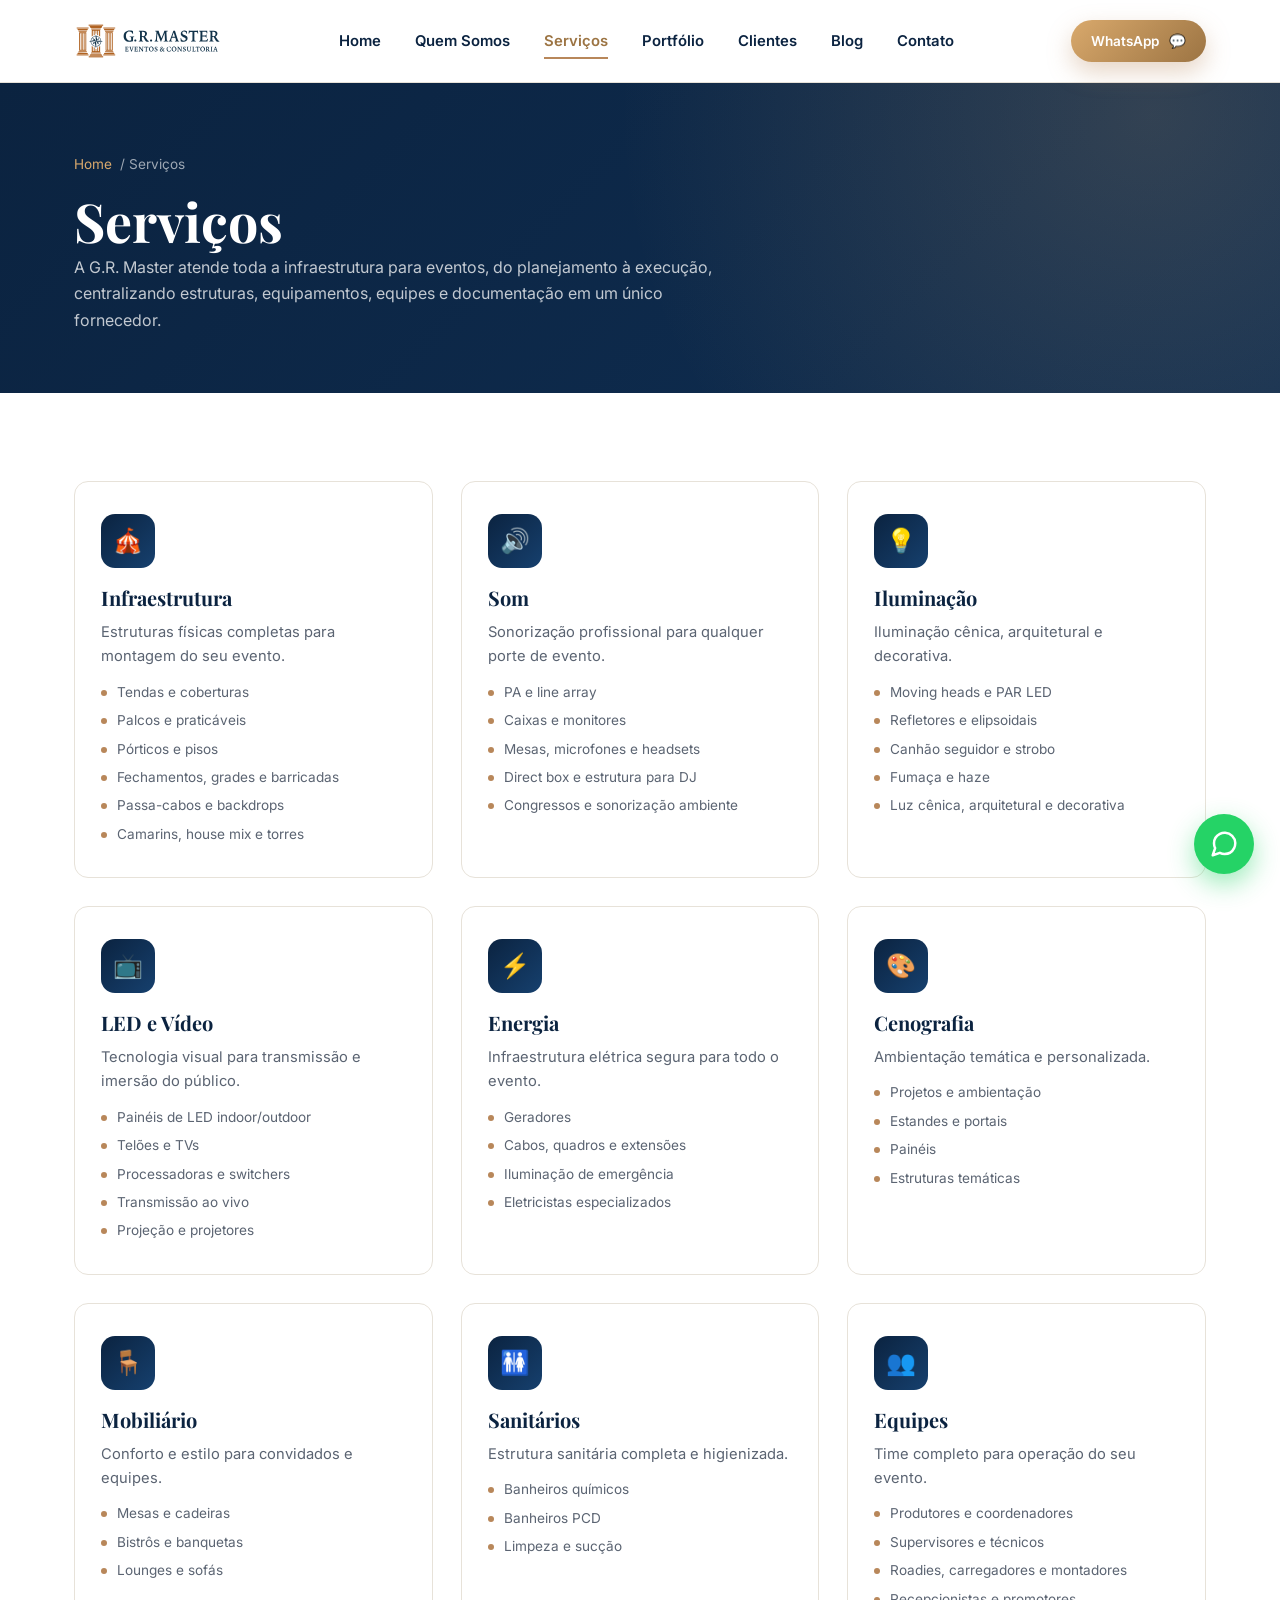
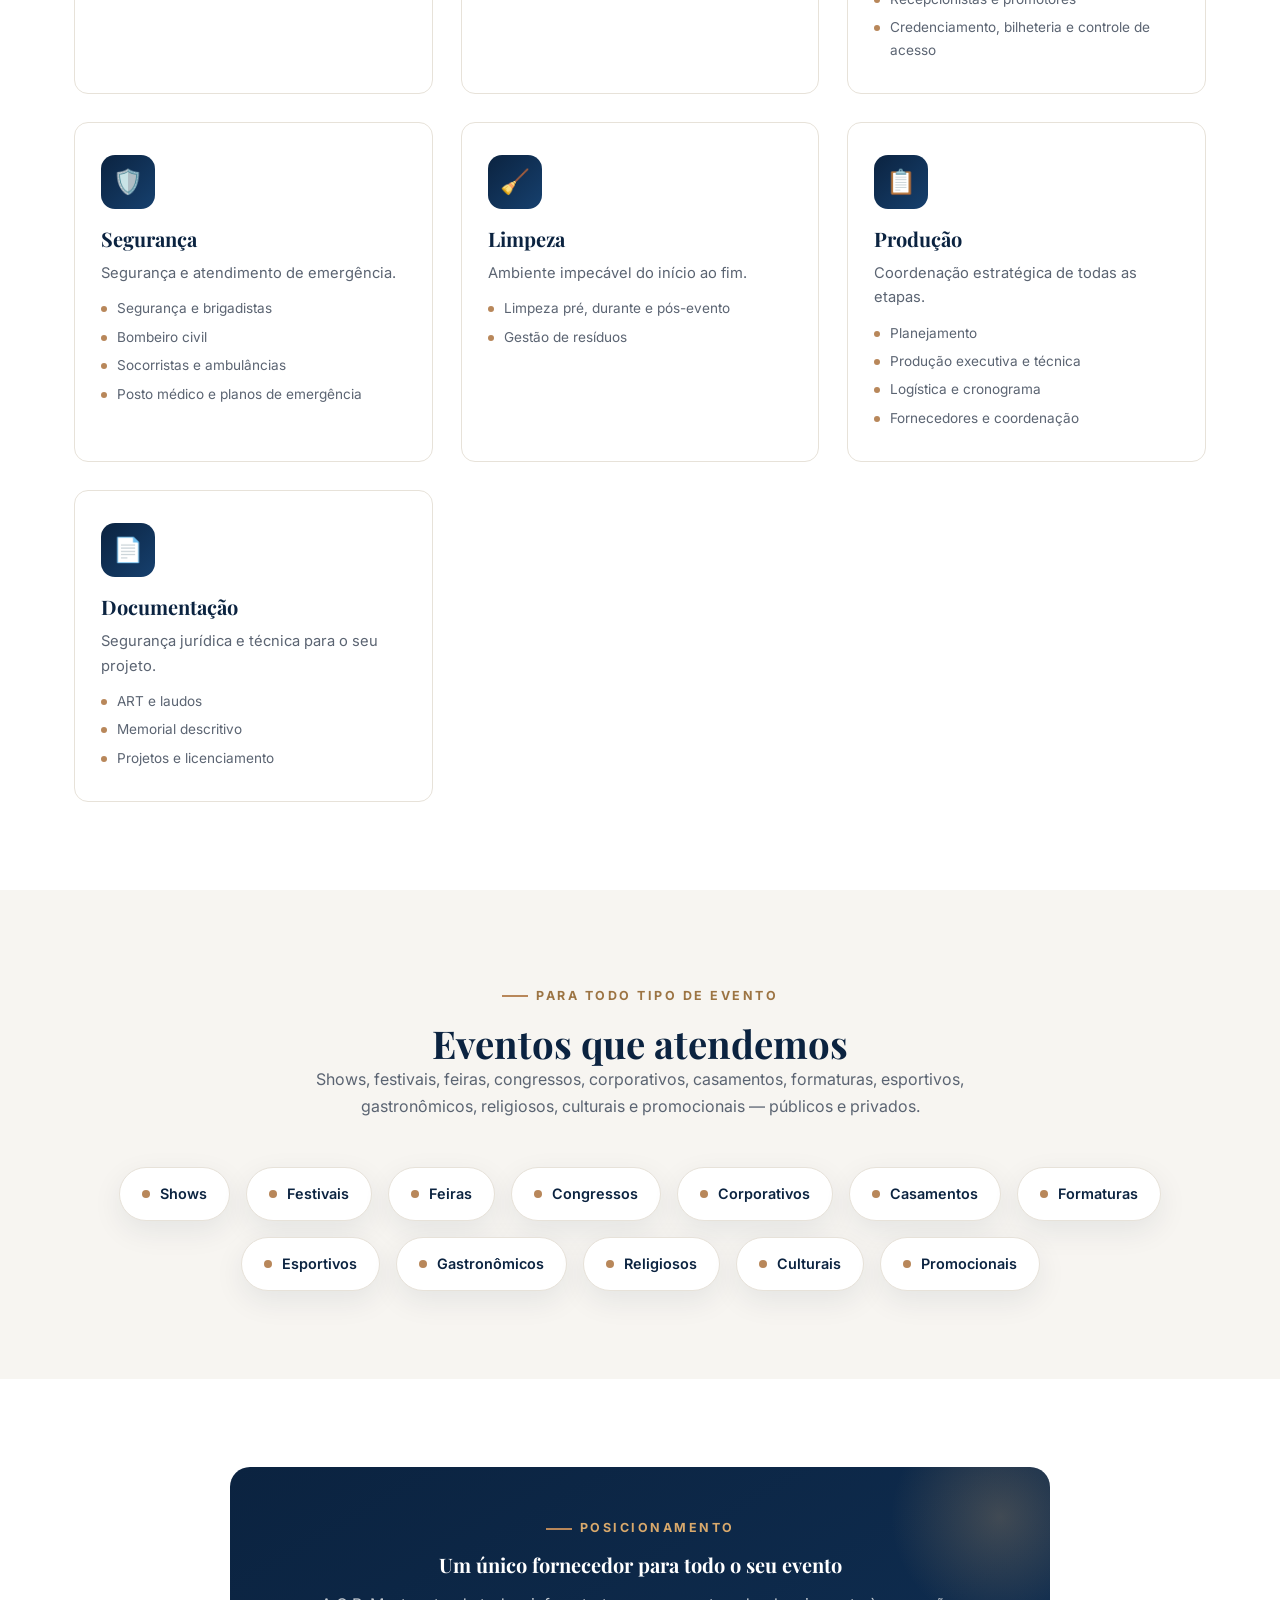
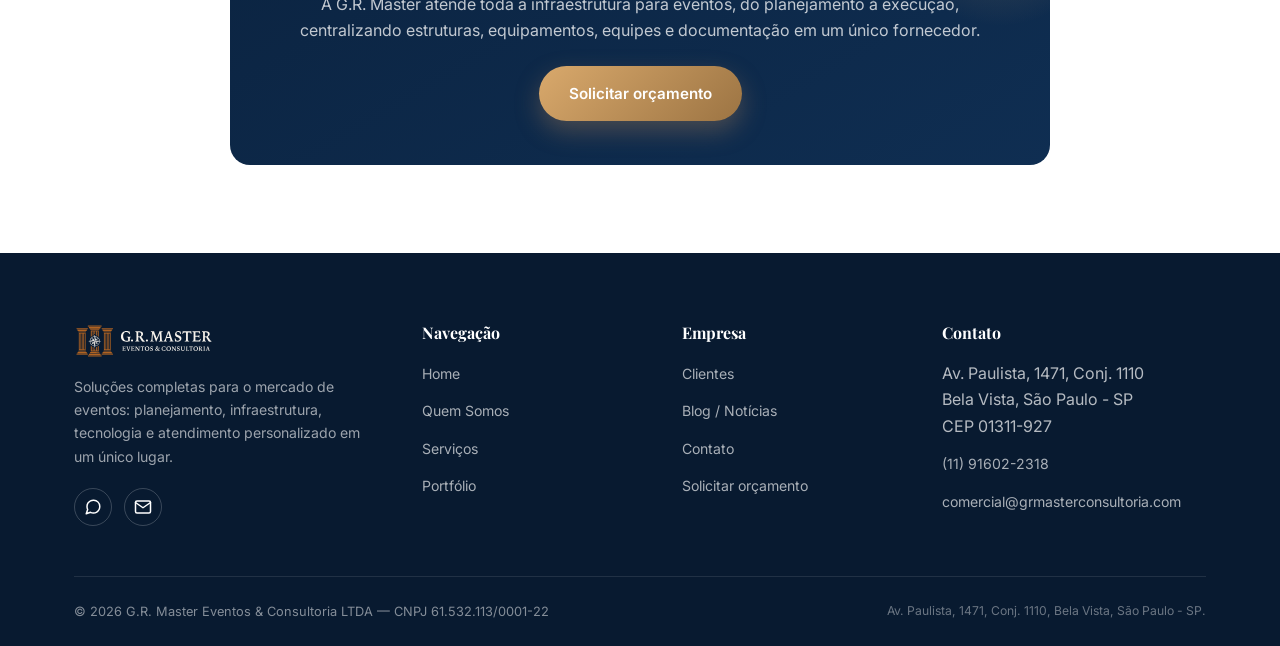
<file: servicos.html>
<!doctype html>
<html lang="pt-BR">
<head>
<meta charset="UTF-8">
<meta name="viewport" content="width=device-width, initial-scale=1.0">
<title>Serviços | G.R. Master Eventos & Consultoria</title>
<meta name="description" content="Infraestrutura, som, iluminação, LED, energia, cenografia, mobiliário, sanitários, equipes, segurança, limpeza, produção e documentação para o seu evento.">
<meta name="robots" content="index, follow">
<link rel="canonical" href="https://grmasterconsultoria.com/servicos.html">
<meta property="og:type" content="website">
<meta property="og:title" content="Serviços | G.R. Master Eventos & Consultoria">
<meta property="og:description" content="Toda a infraestrutura para o seu evento, do planejamento à execução, em um único fornecedor.">
<link rel="icon" type="image/svg+xml" href="assets/logo-icon.svg">
<link rel="preconnect" href="https://fonts.googleapis.com">
<link rel="preconnect" href="https://fonts.gstatic.com" crossorigin>
<link href="https://fonts.googleapis.com/css2?family=Inter:wght@400;500;600;700&family=Playfair+Display:wght@600;700;800&display=swap" rel="stylesheet">
<link rel="stylesheet" href="css/style.css">
</head>
<body>

<header class="site-header">
  <div class="container nav-wrap">
    <a href="index.html" class="logo"><img src="assets/logo.svg" alt="G.R. Master Eventos & Consultoria" width="148" height="38"></a>
    <nav class="nav-links" id="navLinks">
      <a href="index.html">Home</a>
      <a href="quem-somos.html">Quem Somos</a>
      <a href="servicos.html">Serviços</a>
      <a href="portfolio.html">Portfólio</a>
      <a href="clientes.html">Clientes</a>
      <a href="blog.html">Blog</a>
      <a href="contato.html">Contato</a>
    </nav>
    <div class="nav-cta">
      <a href="https://wa.me/5511916022318?text=Ol%C3%A1!%20Gostaria%20de%20solicitar%20um%20or%C3%A7amento." class="btn btn-primary btn-sm" target="_blank" rel="noopener"><span>WhatsApp</span> 💬</a>
      <button class="nav-toggle" aria-label="Abrir menu" id="navToggle"><span></span><span></span><span></span></button>
    </div>
  </div>
</header>

<main>
  <section class="page-hero">
    <div class="container">
      <div class="breadcrumb"><a href="index.html">Home</a> / Serviços</div>
      <h1>Serviços</h1>
      <p>A G.R. Master atende toda a infraestrutura para eventos, do planejamento à execução, centralizando estruturas, equipamentos, equipes e documentação em um único fornecedor.</p>
    </div>
  </section>

  <section>
    <div class="container">
      <div class="grid cards-3">

        <div class="card reveal">
          <div class="ic">🎪</div>
          <h3>Infraestrutura</h3>
          <p>Estruturas físicas completas para montagem do seu evento.</p>
          <ul>
            <li>Tendas e coberturas</li>
            <li>Palcos e praticáveis</li>
            <li>Pórticos e pisos</li>
            <li>Fechamentos, grades e barricadas</li>
            <li>Passa-cabos e backdrops</li>
            <li>Camarins, house mix e torres</li>
          </ul>
        </div>

        <div class="card reveal">
          <div class="ic">🔊</div>
          <h3>Som</h3>
          <p>Sonorização profissional para qualquer porte de evento.</p>
          <ul>
            <li>PA e line array</li>
            <li>Caixas e monitores</li>
            <li>Mesas, microfones e headsets</li>
            <li>Direct box e estrutura para DJ</li>
            <li>Congressos e sonorização ambiente</li>
          </ul>
        </div>

        <div class="card reveal">
          <div class="ic">💡</div>
          <h3>Iluminação</h3>
          <p>Iluminação cênica, arquitetural e decorativa.</p>
          <ul>
            <li>Moving heads e PAR LED</li>
            <li>Refletores e elipsoidais</li>
            <li>Canhão seguidor e strobo</li>
            <li>Fumaça e haze</li>
            <li>Luz cênica, arquitetural e decorativa</li>
          </ul>
        </div>

        <div class="card reveal">
          <div class="ic">📺</div>
          <h3>LED e Vídeo</h3>
          <p>Tecnologia visual para transmissão e imersão do público.</p>
          <ul>
            <li>Painéis de LED indoor/outdoor</li>
            <li>Telões e TVs</li>
            <li>Processadoras e switchers</li>
            <li>Transmissão ao vivo</li>
            <li>Projeção e projetores</li>
          </ul>
        </div>

        <div class="card reveal">
          <div class="ic">⚡</div>
          <h3>Energia</h3>
          <p>Infraestrutura elétrica segura para todo o evento.</p>
          <ul>
            <li>Geradores</li>
            <li>Cabos, quadros e extensões</li>
            <li>Iluminação de emergência</li>
            <li>Eletricistas especializados</li>
          </ul>
        </div>

        <div class="card reveal">
          <div class="ic">🎨</div>
          <h3>Cenografia</h3>
          <p>Ambientação temática e personalizada.</p>
          <ul>
            <li>Projetos e ambientação</li>
            <li>Estandes e portais</li>
            <li>Painéis</li>
            <li>Estruturas temáticas</li>
          </ul>
        </div>

        <div class="card reveal">
          <div class="ic">🪑</div>
          <h3>Mobiliário</h3>
          <p>Conforto e estilo para convidados e equipes.</p>
          <ul>
            <li>Mesas e cadeiras</li>
            <li>Bistrôs e banquetas</li>
            <li>Lounges e sofás</li>
          </ul>
        </div>

        <div class="card reveal">
          <div class="ic">🚻</div>
          <h3>Sanitários</h3>
          <p>Estrutura sanitária completa e higienizada.</p>
          <ul>
            <li>Banheiros químicos</li>
            <li>Banheiros PCD</li>
            <li>Limpeza e sucção</li>
          </ul>
        </div>

        <div class="card reveal">
          <div class="ic">👥</div>
          <h3>Equipes</h3>
          <p>Time completo para operação do seu evento.</p>
          <ul>
            <li>Produtores e coordenadores</li>
            <li>Supervisores e técnicos</li>
            <li>Roadies, carregadores e montadores</li>
            <li>Recepcionistas e promotores</li>
            <li>Credenciamento, bilheteria e controle de acesso</li>
          </ul>
        </div>

        <div class="card reveal">
          <div class="ic">🛡️</div>
          <h3>Segurança</h3>
          <p>Segurança e atendimento de emergência.</p>
          <ul>
            <li>Segurança e brigadistas</li>
            <li>Bombeiro civil</li>
            <li>Socorristas e ambulâncias</li>
            <li>Posto médico e planos de emergência</li>
          </ul>
        </div>

        <div class="card reveal">
          <div class="ic">🧹</div>
          <h3>Limpeza</h3>
          <p>Ambiente impecável do início ao fim.</p>
          <ul>
            <li>Limpeza pré, durante e pós-evento</li>
            <li>Gestão de resíduos</li>
          </ul>
        </div>

        <div class="card reveal">
          <div class="ic">📋</div>
          <h3>Produção</h3>
          <p>Coordenação estratégica de todas as etapas.</p>
          <ul>
            <li>Planejamento</li>
            <li>Produção executiva e técnica</li>
            <li>Logística e cronograma</li>
            <li>Fornecedores e coordenação</li>
          </ul>
        </div>

        <div class="card reveal">
          <div class="ic">📄</div>
          <h3>Documentação</h3>
          <p>Segurança jurídica e técnica para o seu projeto.</p>
          <ul>
            <li>ART e laudos</li>
            <li>Memorial descritivo</li>
            <li>Projetos e licenciamento</li>
          </ul>
        </div>

      </div>
    </div>
  </section>

  <section class="bg-off">
    <div class="container">
      <div class="section-head center reveal">
        <div class="eyebrow">Para todo tipo de evento</div>
        <h2>Eventos que atendemos</h2>
        <p>Shows, festivais, feiras, congressos, corporativos, casamentos, formaturas, esportivos, gastronômicos, religiosos, culturais e promocionais — públicos e privados.</p>
      </div>
      <div class="badge-strip reveal">
        <span class="badge-pill"><span class="dot"></span>Shows</span>
        <span class="badge-pill"><span class="dot"></span>Festivais</span>
        <span class="badge-pill"><span class="dot"></span>Feiras</span>
        <span class="badge-pill"><span class="dot"></span>Congressos</span>
        <span class="badge-pill"><span class="dot"></span>Corporativos</span>
        <span class="badge-pill"><span class="dot"></span>Casamentos</span>
        <span class="badge-pill"><span class="dot"></span>Formaturas</span>
        <span class="badge-pill"><span class="dot"></span>Esportivos</span>
        <span class="badge-pill"><span class="dot"></span>Gastronômicos</span>
        <span class="badge-pill"><span class="dot"></span>Religiosos</span>
        <span class="badge-pill"><span class="dot"></span>Culturais</span>
        <span class="badge-pill"><span class="dot"></span>Promocionais</span>
      </div>
    </div>
  </section>

  <section>
    <div class="container">
      <div class="frame-box reveal text-center" style="max-width:820px;margin:0 auto;">
        <div class="eyebrow" style="color:var(--bronze-light);justify-content:center;">Posicionamento</div>
        <h3>Um único fornecedor para todo o seu evento</h3>
        <p>A G.R. Master atende toda a infraestrutura para eventos, do planejamento à execução, centralizando estruturas, equipamentos, equipes e documentação em um único fornecedor.</p>
        <a href="contato.html#orcamento-form" class="btn btn-primary">Solicitar orçamento</a>
      </div>
    </div>
  </section>
</main>

<footer class="site-footer">
  <div class="container">
    <div class="footer-grid">
      <div class="footer-about">
        <img src="assets/logo-white.svg" alt="G.R. Master Eventos & Consultoria" width="140" height="36">
        <p>Soluções completas para o mercado de eventos: planejamento, infraestrutura, tecnologia e atendimento personalizado em um único lugar.</p>
        <div class="social-row">
          <a href="https://wa.me/5511916022318" target="_blank" rel="noopener" aria-label="WhatsApp"><svg width="18" height="18" viewBox="0 0 24 24" fill="none" stroke="currentColor" stroke-width="2" stroke-linecap="round" stroke-linejoin="round" style="color:#fff"><path d="M21 11.5a8.38 8.38 0 0 1-.9 3.8 8.5 8.5 0 0 1-7.6 4.7 8.38 8.38 0 0 1-3.8-.9L3 21l1.9-5.7a8.38 8.38 0 0 1-.9-3.8 8.5 8.5 0 0 1 4.7-7.6 8.38 8.38 0 0 1 3.8-.9h.5a8.48 8.48 0 0 1 8 8v.5z"></path></svg></a>
          <a href="mailto:comercial@grmasterconsultoria.com" aria-label="E-mail"><svg width="18" height="18" viewBox="0 0 24 24" fill="none" stroke="currentColor" stroke-width="2" stroke-linecap="round" stroke-linejoin="round" style="color:#fff"><path d="M4 4h16c1.1 0 2 .9 2 2v12c0 1.1-.9 2-2 2H4c-1.1 0-2-.9-2-2V6c0-1.1.9-2 2-2z"></path><polyline points="22,6 12,13 2,6"></polyline></svg></a>
        </div>
      </div>
      <div>
        <h4>Navegação</h4>
        <ul>
          <li><a href="index.html">Home</a></li>
          <li><a href="quem-somos.html">Quem Somos</a></li>
          <li><a href="servicos.html">Serviços</a></li>
          <li><a href="portfolio.html">Portfólio</a></li>
        </ul>
      </div>
      <div>
        <h4>Empresa</h4>
        <ul>
          <li><a href="clientes.html">Clientes</a></li>
          <li><a href="blog.html">Blog / Notícias</a></li>
          <li><a href="contato.html">Contato</a></li>
          <li><a href="contato.html#orcamento-form">Solicitar orçamento</a></li>
        </ul>
      </div>
      <div>
        <h4>Contato</h4>
        <ul>
          <li>Av. Paulista, 1471, Conj. 1110<br>Bela Vista, São Paulo - SP<br>CEP 01311-927</li>
          <li><a href="tel:+5511916022318">(11) 91602-2318</a></li>
          <li><a href="mailto:comercial@grmasterconsultoria.com">comercial@grmasterconsultoria.com</a></li>
        </ul>
      </div>
    </div>
    <div class="footer-bottom">
      <span>&copy; <span class="current-year"></span> G.R. Master Eventos & Consultoria LTDA — CNPJ 61.532.113/0001-22</span>
      <span class="legal-note">Av. Paulista, 1471, Conj. 1110, Bela Vista, São Paulo - SP.</span>
    </div>
  </div>
</footer>

<a href="https://wa.me/5511916022318?text=Ol%C3%A1!%20Gostaria%20de%20solicitar%20um%20or%C3%A7amento." class="wa-float" target="_blank" rel="noopener" aria-label="Fale conosco no WhatsApp">
  <svg viewBox="0 0 24 24" fill="none" stroke="#fff" stroke-width="2" stroke-linecap="round" stroke-linejoin="round"><path d="M21 11.5a8.38 8.38 0 0 1-.9 3.8 8.5 8.5 0 0 1-7.6 4.7 8.38 8.38 0 0 1-3.8-.9L3 21l1.9-5.7a8.38 8.38 0 0 1-.9-3.8 8.5 8.5 0 0 1 4.7-7.6 8.38 8.38 0 0 1 3.8-.9h.5a8.48 8.48 0 0 1 8 8v.5z"></path></svg>
</a>

<script src="js/main.js"></script>
</body>
</html>
</file>
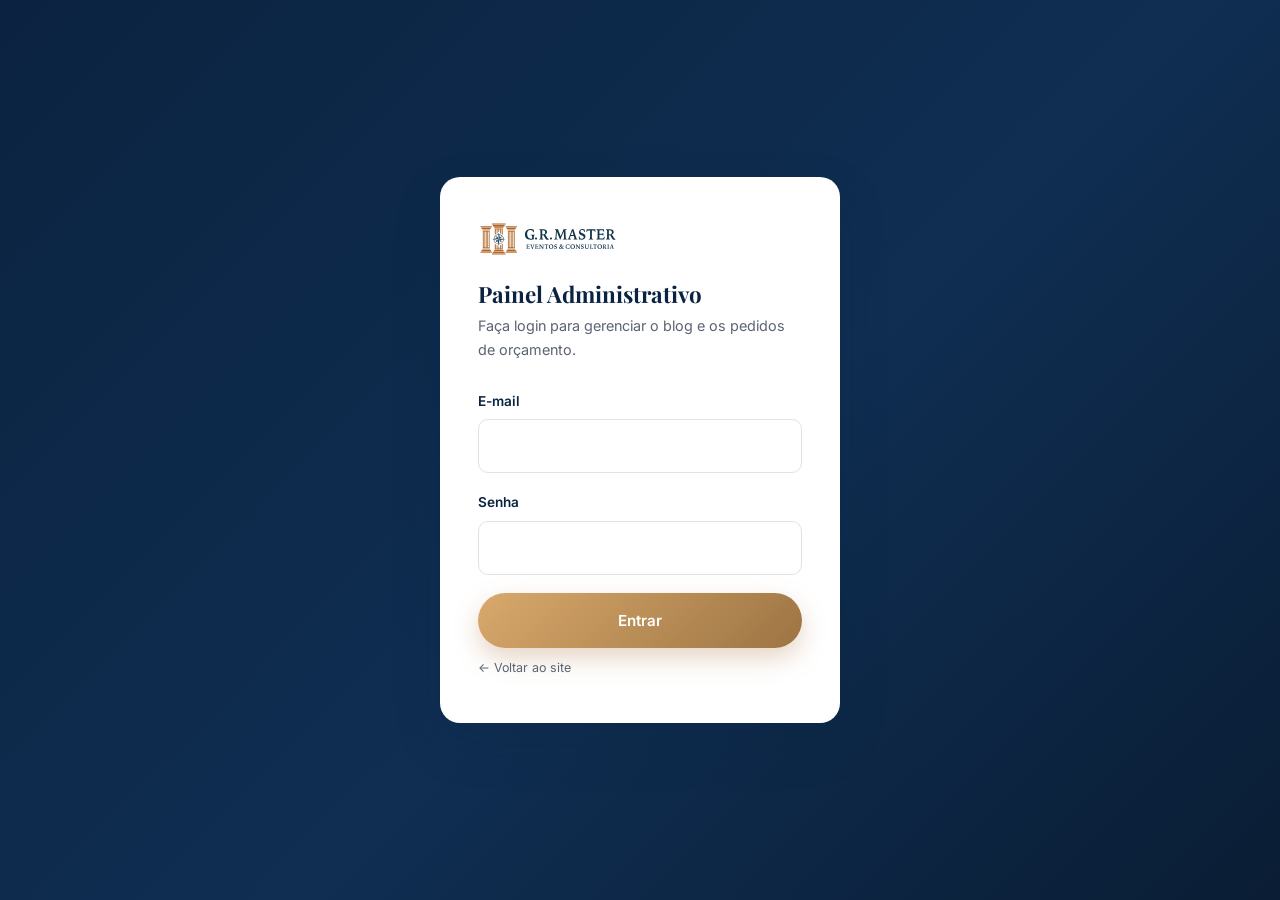
<file: admin/login.html>
<!doctype html>
<html lang="pt-BR">
<head>
<meta charset="UTF-8">
<meta name="viewport" content="width=device-width, initial-scale=1.0">
<title>Login | Painel Admin — G.R. Master</title>
<meta name="robots" content="noindex, nofollow">
<link rel="icon" type="image/svg+xml" href="../assets/logo-icon.svg">
<link rel="preconnect" href="https://fonts.googleapis.com">
<link rel="preconnect" href="https://fonts.gstatic.com" crossorigin>
<link href="https://fonts.googleapis.com/css2?family=Inter:wght@400;500;600;700&family=Playfair+Display:wght@600;700;800&display=swap" rel="stylesheet">
<link rel="stylesheet" href="../css/style.css">
<link rel="stylesheet" href="admin.css">
</head>
<body class="admin-body">

<div class="admin-login-wrap">
  <div class="admin-login-card">
    <img src="../assets/logo.svg" alt="G.R. Master Eventos & Consultoria">
    <h1>Painel Administrativo</h1>
    <p class="sub">Faça login para gerenciar o blog e os pedidos de orçamento.</p>

    <div class="admin-error" id="error-box"></div>

    <form id="login-form">
      <div class="field">
        <label for="email">E-mail</label>
        <input type="email" id="email" name="email" required autocomplete="username">
      </div>
      <div class="field">
        <label for="password">Senha</label>
        <input type="password" id="password" name="password" required autocomplete="current-password">
      </div>
      <button type="submit" class="btn btn-primary btn-block" id="submit-btn">Entrar</button>
    </form>
    <p class="form-note mt-2"><a href="../index.html">&larr; Voltar ao site</a></p>
  </div>
</div>

<script type="module">
  import { supabase } from '../js/supabase.js';

  const errorBox = document.getElementById('error-box');
  const submitBtn = document.getElementById('submit-btn');
  const form = document.getElementById('login-form');

  supabase.auth.getSession().then(({ data }) => {
    if (data.session) window.location.href = 'index.html';
  });

  form.addEventListener('submit', async function (e) {
    e.preventDefault();
    errorBox.classList.remove('show');
    submitBtn.disabled = true;
    submitBtn.textContent = 'Entrando...';

    const email = document.getElementById('email').value.trim();
    const password = document.getElementById('password').value;

    const { error } = await supabase.auth.signInWithPassword({ email, password });

    if (error) {
      console.error('Supabase auth error:', error);
      errorBox.textContent = 'Erro ao entrar: ' + error.message + ' (status ' + (error.status || '?') + ')';
      errorBox.classList.add('show');
      submitBtn.disabled = false;
      submitBtn.textContent = 'Entrar';
      return;
    }

    window.location.href = 'index.html';
  });
</script>
</body>
</html>
</file>
<file: css/style.css>
/* =========================================================
   G.R. Master Eventos & Consultoria — Design System
   ========================================================= */
:root{
  --navy: #0B2340;
  --navy-2: #0F2E52;
  --navy-light: #16406E;
  --bronze: #B8875A;
  --bronze-light: #D9A96C;
  --bronze-dark: #9C7443;
  --white: #FFFFFF;
  --off-white: #F7F5F1;
  --text: #1B222E;
  --text-light: #5B6472;
  --border: #E7E2D9;
  --shadow: 0 10px 30px rgba(11,35,64,.08);
  --shadow-lg: 0 20px 50px rgba(11,35,64,.16);
  --radius: 14px;
  --container: 1180px;
  --ff-head: 'Playfair Display', Georgia, 'Times New Roman', serif;
  --ff-body: 'Inter', 'Segoe UI', Arial, sans-serif;
}

*,*::before,*::after{box-sizing:border-box;margin:0;padding:0;}
html{scroll-behavior:smooth;}
body{
  font-family:var(--ff-body);
  color:var(--text);
  background:var(--white);
  line-height:1.65;
  -webkit-font-smoothing:antialiased;
  overflow-x:hidden;
}
img{max-width:100%;display:block;}
a{color:inherit;text-decoration:none;}
ul{list-style:none;}
button{font:inherit;cursor:pointer;border:none;background:none;}
h1,h2,h3,h4{font-family:var(--ff-head);color:var(--navy);line-height:1.2;font-weight:700;}
h1{font-size:clamp(2.1rem,4.2vw,3.4rem);}
h2{font-size:clamp(1.7rem,3vw,2.4rem);}
h3{font-size:1.25rem;}
p{color:var(--text-light);}
.container{width:100%;max-width:var(--container);margin:0 auto;padding:0 24px;}
section{padding:88px 0;}
@media(max-width:768px){section{padding:56px 0;}}

/* ---------- Utility ---------- */
.eyebrow{
  display:inline-flex;align-items:center;gap:8px;
  color:var(--bronze-dark);font-weight:700;font-size:.78rem;
  letter-spacing:2.5px;text-transform:uppercase;margin-bottom:14px;
}
.eyebrow::before{content:"";width:26px;height:2px;background:var(--bronze);display:inline-block;}
.section-head{max-width:680px;margin-bottom:48px;}
.section-head.center{margin-left:auto;margin-right:auto;text-align:center;}
.text-center{text-align:center;}
.mt-1{margin-top:16px;}.mt-2{margin-top:32px;}.mt-3{margin-top:48px;}
.bg-off{background:var(--off-white);}
.bg-navy{background:var(--navy);color:#fff;}
.bg-navy h2,.bg-navy h3,.bg-navy h1{color:#fff;}
.bg-navy p{color:rgba(255,255,255,.72);}
.grid{display:grid;gap:28px;}
.reveal{opacity:0;transform:translateY(24px);transition:opacity .7s ease,transform .7s ease;}
.reveal.in{opacity:1;transform:translateY(0);}

/* ---------- Buttons ---------- */
.btn{
  display:inline-flex;align-items:center;justify-content:center;gap:10px;
  padding:15px 30px;border-radius:50px;font-weight:600;font-size:.95rem;
  transition:all .25s ease;white-space:nowrap;
}
.btn-primary{background:linear-gradient(135deg,var(--bronze-light),var(--bronze-dark));color:#fff;box-shadow:0 10px 24px rgba(184,135,90,.35);}
.btn-primary:hover{transform:translateY(-2px);box-shadow:0 14px 30px rgba(184,135,90,.45);}
.btn-outline{border:1.5px solid rgba(255,255,255,.5);color:#fff;}
.btn-outline:hover{background:rgba(255,255,255,.12);}
.btn-navy{background:var(--navy);color:#fff;}
.btn-navy:hover{background:var(--navy-light);transform:translateY(-2px);}
.btn-block{width:100%;}
.btn-sm{padding:10px 20px;font-size:.85rem;}

/* ---------- Header ---------- */
.site-header{
  position:sticky;top:0;z-index:1000;background:rgba(255,255,255,.92);
  backdrop-filter:blur(10px);border-bottom:1px solid var(--border);
}
.nav-wrap{display:flex;align-items:center;justify-content:space-between;height:82px;}
.logo img{height:38px;width:auto;}
.nav-links{display:flex;align-items:center;gap:34px;}
.nav-links a{font-weight:600;font-size:.93rem;color:var(--navy);position:relative;padding:6px 0;}
.nav-links a::after{content:"";position:absolute;left:0;bottom:0;width:0;height:2px;background:var(--bronze);transition:width .25s ease;}
.nav-links a:hover::after,.nav-links a.active::after{width:100%;}
.nav-links a.active{color:var(--bronze-dark);}
.nav-cta{display:flex;align-items:center;gap:14px;}
.nav-toggle{display:none;flex-direction:column;gap:5px;width:30px;}
.nav-toggle span{height:2px;background:var(--navy);border-radius:2px;transition:.3s;}

@media(max-width:960px){
  .nav-links{
    position:fixed;top:82px;left:0;right:0;height:calc(100vh - 82px);background:#fff;
    flex-direction:column;justify-content:flex-start;align-items:flex-start;
    padding:36px 24px;gap:24px;transform:translateX(100%);transition:transform .3s ease;
    overflow-y:auto;
  }
  .nav-links.open{transform:translateX(0);}
  .nav-toggle{display:flex;}
  .nav-cta .btn span{display:none;}
  .nav-links a{font-size:1.05rem;}
}

/* ---------- Hero ---------- */
.hero{
  position:relative;background:linear-gradient(135deg,var(--navy) 0%,var(--navy-2) 55%,#0a1d34 100%);
  color:#fff;overflow:hidden;padding:120px 0 100px;
}
.hero::before{
  content:"";position:absolute;inset:0;
  background-image:
    radial-gradient(circle at 85% 20%, rgba(217,169,108,.18), transparent 45%),
    radial-gradient(circle at 10% 90%, rgba(217,169,108,.12), transparent 40%);
}
.hero-grid{position:relative;display:grid;grid-template-columns:1.1fr .9fr;gap:50px;align-items:center;}
.hero h1{color:#fff;margin-bottom:20px;}
.hero p.lead{color:rgba(255,255,255,.78);font-size:1.1rem;max-width:560px;}
.hero-actions{display:flex;gap:16px;flex-wrap:wrap;margin-top:32px;}
.hero-badges{display:flex;gap:28px;margin-top:48px;flex-wrap:wrap;}
.hero-badges div{border-left:2px solid var(--bronze);padding-left:14px;}
.hero-badges strong{display:block;font-family:var(--ff-head);font-size:1rem;color:#fff;}
.hero-badges span{font-size:.82rem;color:rgba(255,255,255,.6);}
.hero-visual{position:relative;background:rgba(255,255,255,.05);border:1px solid rgba(255,255,255,.14);border-radius:20px;padding:34px;backdrop-filter:blur(6px);}
.hero-visual ul{display:grid;gap:14px;}
.hero-visual li{display:flex;align-items:center;gap:12px;color:#fff;font-weight:500;font-size:.95rem;}
.hero-visual .ic{width:38px;height:38px;border-radius:10px;background:linear-gradient(135deg,var(--bronze-light),var(--bronze-dark));display:flex;align-items:center;justify-content:center;flex-shrink:0;font-size:1.05rem;}
@media(max-width:900px){.hero-grid{grid-template-columns:1fr;}.hero{padding:90px 0 64px;}}

/* Page (inner) hero — smaller, for subpages */
.page-hero{
  background:linear-gradient(135deg,var(--navy) 0%,var(--navy-2) 100%);
  color:#fff;padding:70px 0 60px;position:relative;overflow:hidden;
}
.page-hero::before{content:"";position:absolute;inset:0;background-image:radial-gradient(circle at 90% 10%, rgba(217,169,108,.18), transparent 45%);}
.page-hero h1{color:#fff;position:relative;}
.breadcrumb{position:relative;display:flex;gap:8px;font-size:.85rem;color:rgba(255,255,255,.6);margin-bottom:14px;}
.breadcrumb a{color:var(--bronze-light);}
.page-hero p{color:rgba(255,255,255,.75);max-width:640px;position:relative;}

/* ---------- Cards / Services ---------- */
.cards-3{grid-template-columns:repeat(3,1fr);}
.cards-4{grid-template-columns:repeat(4,1fr);}
.cards-2{grid-template-columns:repeat(2,1fr);}
@media(max-width:960px){.cards-3,.cards-4{grid-template-columns:repeat(2,1fr);}}
@media(max-width:600px){.cards-3,.cards-4,.cards-2{grid-template-columns:1fr;}}

.card{
  background:#fff;border:1px solid var(--border);border-radius:var(--radius);
  padding:32px 26px;transition:transform .25s ease,box-shadow .25s ease,border-color .25s ease;
}
.card:hover{transform:translateY(-6px);box-shadow:var(--shadow-lg);border-color:transparent;}
.card .ic{
  width:54px;height:54px;border-radius:14px;margin-bottom:18px;
  background:linear-gradient(135deg,var(--navy),var(--navy-light));
  display:flex;align-items:center;justify-content:center;font-size:1.5rem;color:var(--bronze-light);
}
.card h3{margin-bottom:10px;}
.card p{font-size:.92rem;margin:0;}
.card ul{margin-top:12px;display:grid;gap:6px;}
.card ul li{font-size:.85rem;color:var(--text-light);padding-left:16px;position:relative;}
.card ul li::before{content:"";position:absolute;left:0;top:9px;width:6px;height:6px;background:var(--bronze);border-radius:50%;}

/* ---------- Stats / badges strip ---------- */
.badge-strip{display:flex;flex-wrap:wrap;gap:16px;justify-content:center;}
.badge-pill{
  display:flex;align-items:center;gap:10px;background:#fff;border:1px solid var(--border);
  padding:14px 22px;border-radius:50px;font-weight:600;font-size:.9rem;color:var(--navy);box-shadow:var(--shadow);
}
.badge-pill .dot{width:8px;height:8px;border-radius:50%;background:var(--bronze);}

/* ---------- About split ---------- */
.split{display:grid;grid-template-columns:1fr 1fr;gap:60px;align-items:center;}
@media(max-width:900px){.split{grid-template-columns:1fr;gap:36px;}}
.pillars{display:grid;gap:18px;margin-top:26px;}
.pillar{display:flex;gap:16px;align-items:flex-start;}
.pillar .num{
  font-family:var(--ff-head);font-weight:700;color:var(--bronze);font-size:1.3rem;
  width:44px;height:44px;border:1.5px solid var(--bronze-light);border-radius:50%;
  display:flex;align-items:center;justify-content:center;flex-shrink:0;
}
.frame-box{
  background:linear-gradient(150deg,var(--navy),var(--navy-2));border-radius:20px;padding:44px;color:#fff;
  position:relative; overflow:hidden;
}
.frame-box::after{content:"";position:absolute;width:220px;height:220px;background:radial-gradient(circle,rgba(217,169,108,.25),transparent 70%);top:-60px;right:-60px;}
.frame-box h3{color:#fff;margin-bottom:14px;}
.frame-box p{color:rgba(255,255,255,.75);margin-bottom:22px;}

/* ---------- Values grid ---------- */
.values-grid{grid-template-columns:repeat(3,1fr);}
@media(max-width:900px){.values-grid{grid-template-columns:repeat(2,1fr);}}
@media(max-width:560px){.values-grid{grid-template-columns:1fr;}}
.value-item{display:flex;gap:14px;padding:20px;border-radius:12px;background:var(--off-white);}
.value-item .ic{color:var(--bronze-dark);font-size:1.3rem;}

/* ---------- Portfolio ---------- */
.filter-bar{display:flex;gap:10px;flex-wrap:wrap;margin-bottom:36px;}
.filter-btn{
  padding:9px 18px;border-radius:50px;border:1.5px solid var(--border);font-weight:600;font-size:.85rem;color:var(--navy);
  transition:.2s;
}
.filter-btn.active,.filter-btn:hover{background:var(--navy);border-color:var(--navy);color:#fff;}
.gallery{display:grid;grid-template-columns:repeat(3,1fr);gap:22px;}
@media(max-width:900px){.gallery{grid-template-columns:repeat(2,1fr);}}
@media(max-width:560px){.gallery{grid-template-columns:1fr;}}
.gallery-item{
  position:relative;border-radius:var(--radius);overflow:hidden;aspect-ratio:4/3;
  display:flex;align-items:flex-end;padding:22px;color:#fff;isolation:isolate;
}
.gallery-item .bgshape{position:absolute;inset:0;z-index:-1;}
.gallery-item h4{color:#fff;font-family:var(--ff-head);font-size:1.05rem;}
.gallery-item span{font-size:.78rem;color:rgba(255,255,255,.75);text-transform:uppercase;letter-spacing:1.5px;}
.gallery-item::before{content:"";position:absolute;inset:0;background:linear-gradient(0deg,rgba(0,0,0,.55),transparent 55%);z-index:0;}
.g1{background:linear-gradient(135deg,#0F2E52,#B8875A);}
.g2{background:linear-gradient(135deg,#16406E,#0B2340);}
.g3{background:linear-gradient(135deg,#9C7443,#0F2E52);}
.g4{background:linear-gradient(135deg,#0B2340,#B8875A);}
.g5{background:linear-gradient(135deg,#16406E,#9C7443);}
.g6{background:linear-gradient(135deg,#B8875A,#0B2340);}
.gallery-note{
  margin-top:30px;padding:18px 22px;border:1px dashed var(--bronze-light);border-radius:12px;
  background:#FBF6EE;color:var(--text-light);font-size:.9rem;display:flex;gap:10px;align-items:flex-start;
}

/* ---------- Testimonial / segments ---------- */
.segments-grid{grid-template-columns:repeat(4,1fr);}
@media(max-width:900px){.segments-grid{grid-template-columns:repeat(3,1fr);}}
@media(max-width:600px){.segments-grid{grid-template-columns:repeat(2,1fr);}}
.segment-chip{
  background:#fff;border:1px solid var(--border);border-radius:12px;padding:22px 14px;text-align:center;
  font-weight:600;color:var(--navy);font-size:.9rem;transition:.2s;
}
.segment-chip:hover{border-color:var(--bronze);box-shadow:var(--shadow);}
.segment-chip .ic{font-size:1.6rem;display:block;margin-bottom:8px;}

.quote-card{background:var(--off-white);border-radius:var(--radius);padding:30px;border-left:4px solid var(--bronze);}
.quote-card p{color:var(--text);font-style:italic;}
.quote-card .who{margin-top:16px;display:flex;align-items:center;gap:12px;font-style:normal;}
.quote-card .who img{width:40px;height:40px;border-radius:50%;object-fit:cover;flex-shrink:0;}
.quote-card .who strong{display:block;font-weight:700;color:var(--navy);font-size:.88rem;}
.quote-card .who span{display:block;font-size:.78rem;color:var(--text-light);}

/* ---------- Blog ---------- */
.blog-grid{grid-template-columns:repeat(3,1fr);}
@media(max-width:900px){.blog-grid{grid-template-columns:repeat(2,1fr);}}
@media(max-width:600px){.blog-grid{grid-template-columns:1fr;}}
.blog-card{border:1px solid var(--border);border-radius:var(--radius);overflow:hidden;background:#fff;transition:.25s;}
.blog-card:hover{box-shadow:var(--shadow-lg);transform:translateY(-4px);}
.blog-thumb{height:170px;display:flex;align-items:center;justify-content:center;font-size:2rem;color:#fff;}
.blog-body{padding:22px;}
.blog-cat{color:var(--bronze-dark);font-weight:700;font-size:.75rem;letter-spacing:1.5px;text-transform:uppercase;}
.blog-body h3{margin:10px 0 8px;font-size:1.05rem;}
.blog-body p{font-size:.88rem;}
.blog-meta{margin-top:14px;font-size:.78rem;color:var(--text-light);display:flex;gap:14px;}
.newsletter-box{background:var(--navy);border-radius:20px;padding:44px;color:#fff;display:flex;justify-content:space-between;align-items:center;gap:24px;flex-wrap:wrap;}
.newsletter-box h3{color:#fff;}
.newsletter-form{display:flex;gap:10px;flex-wrap:wrap;}
.newsletter-form input{padding:13px 18px;border-radius:50px;border:none;min-width:240px;font:inherit;}

/* ---------- Forms / Contact ---------- */
.contact-grid{display:grid;grid-template-columns:.9fr 1.1fr;gap:50px;}
@media(max-width:900px){.contact-grid{grid-template-columns:1fr;}}
.info-card{display:flex;gap:16px;padding:20px 0;border-bottom:1px solid var(--border);}
.info-card:last-child{border-bottom:none;}
.info-card .ic{
  width:46px;height:46px;border-radius:12px;background:var(--off-white);color:var(--bronze-dark);
  display:flex;align-items:center;justify-content:center;font-size:1.2rem;flex-shrink:0;
}
.info-card h4{font-size:.95rem;color:var(--navy);margin-bottom:4px;}
.info-card p{font-size:.88rem;margin:0;}

.form-box{background:var(--off-white);border-radius:20px;padding:40px;}
.form-row{display:grid;grid-template-columns:1fr 1fr;gap:18px;}
@media(max-width:560px){.form-row{grid-template-columns:1fr;}}
.field{margin-bottom:18px;}
.field label{display:block;font-size:.85rem;font-weight:600;color:var(--navy);margin-bottom:7px;}
.field input,.field select,.field textarea{
  width:100%;padding:13px 16px;border:1.5px solid var(--border);border-radius:10px;
  font:inherit;color:var(--text);background:#fff;transition:border-color .2s;
}
.field input:focus,.field select:focus,.field textarea:focus{outline:none;border-color:var(--bronze);}
.field textarea{resize:vertical;min-height:120px;}
.form-note{font-size:.78rem;color:var(--text-light);margin-top:10px;}
.form-success{display:none;background:#EAF6ED;border:1px solid #B7E0C0;color:#256B34;padding:16px 18px;border-radius:10px;font-size:.9rem;margin-bottom:18px;}
.form-success.show{display:block;}

.map-wrap{border-radius:var(--radius);overflow:hidden;border:1px solid var(--border);margin-top:40px;}
.map-wrap iframe{width:100%;height:380px;border:0;display:block;}

/* ---------- CTA band ---------- */
.cta-band{
  background:linear-gradient(135deg,var(--navy),var(--navy-2));border-radius:24px;
  padding:56px 44px;color:#fff;display:flex;justify-content:space-between;align-items:center;gap:30px;flex-wrap:wrap;
  position:relative;overflow:hidden;
}
.cta-band::after{content:"";position:absolute;width:260px;height:260px;background:radial-gradient(circle,rgba(217,169,108,.22),transparent 70%);bottom:-80px;right:-40px;}
.cta-band h2{color:#fff;margin-bottom:6px;position:relative;}
.cta-band p{color:rgba(255,255,255,.72);position:relative;}
.cta-band .actions{display:flex;gap:14px;flex-wrap:wrap;position:relative;}

/* ---------- Footer ---------- */
.site-footer{background:#081A30;color:rgba(255,255,255,.7);padding:70px 0 0;}
.footer-grid{display:grid;grid-template-columns:1.4fr 1fr 1fr 1.2fr;gap:40px;padding-bottom:50px;border-bottom:1px solid rgba(255,255,255,.1);}
@media(max-width:900px){.footer-grid{grid-template-columns:1fr 1fr;}}
@media(max-width:560px){.footer-grid{grid-template-columns:1fr;}}
.footer-grid h4{color:#fff;font-family:var(--ff-head);font-size:1rem;margin-bottom:18px;}
.footer-grid ul{display:grid;gap:11px;}
.footer-grid ul a{font-size:.88rem;color:rgba(255,255,255,.65);transition:.2s;}
.footer-grid ul a:hover{color:var(--bronze-light);}
.footer-about p{font-size:.88rem;color:rgba(255,255,255,.6);margin:16px 0 20px;}
.social-row{display:flex;gap:12px;}
.social-row a{
  width:38px;height:38px;border-radius:50%;border:1px solid rgba(255,255,255,.2);
  display:flex;align-items:center;justify-content:center;transition:.2s;
}
.social-row a:hover{background:var(--bronze);border-color:var(--bronze);}
.footer-bottom{display:flex;justify-content:space-between;align-items:center;gap:16px;padding:24px 0;font-size:.8rem;flex-wrap:wrap;color:rgba(255,255,255,.5);}
.footer-bottom a{color:rgba(255,255,255,.5);}
.legal-note{font-size:.76rem;color:rgba(255,255,255,.4);max-width:600px;}

/* ---------- WhatsApp float button ---------- */
.wa-float{
  position:fixed;bottom:26px;right:26px;z-index:999;
  width:60px;height:60px;border-radius:50%;background:#25D366;
  display:flex;align-items:center;justify-content:center;box-shadow:0 10px 26px rgba(37,211,102,.45);
  transition:transform .25s ease;
}
.wa-float:hover{transform:scale(1.08);}
.wa-float svg{width:30px;height:30px;}

/* ---------- 404 ---------- */
.error-page{min-height:60vh;display:flex;align-items:center;justify-content:center;text-align:center;flex-direction:column;padding:80px 24px;}
.error-page .code{font-family:var(--ff-head);font-size:6rem;font-weight:800;color:var(--bronze-light);line-height:1;}
</file>
<file: admin/admin.css>
/* Painel Admin — estilos específicos */
body.admin-body{background:var(--off-white);min-height:100vh;}

.admin-login-wrap{
  min-height:100vh;display:flex;align-items:center;justify-content:center;padding:24px;
  background:linear-gradient(135deg,var(--navy) 0%,var(--navy-2) 55%,#0a1d34 100%);
}
.admin-login-card{
  background:#fff;border-radius:20px;padding:44px 38px;width:100%;max-width:400px;box-shadow:var(--shadow-lg);
}
.admin-login-card img{height:36px;margin-bottom:24px;}
.admin-login-card h1{font-size:1.4rem;margin-bottom:6px;}
.admin-login-card p.sub{color:var(--text-light);font-size:.9rem;margin-bottom:28px;}
.admin-error{
  display:none;background:#FBEAEA;border:1px solid #E9B4B4;color:#A33A3A;padding:12px 14px;
  border-radius:10px;font-size:.85rem;margin-bottom:18px;
}
.admin-error.show{display:block;}

.admin-topbar{
  background:var(--navy);color:#fff;padding:16px 0;position:sticky;top:0;z-index:100;
}
.admin-topbar .container{display:flex;align-items:center;justify-content:space-between;gap:16px;flex-wrap:wrap;}
.admin-topbar img{height:30px;}
.admin-topbar .who{display:flex;align-items:center;gap:14px;font-size:.85rem;color:rgba(255,255,255,.7);}
.admin-topbar .who strong{color:#fff;}

.admin-main{padding:36px 0 80px;}
.admin-tabs{display:flex;gap:10px;margin-bottom:28px;flex-wrap:wrap;}
.admin-tab-btn{
  padding:11px 22px;border-radius:50px;border:1.5px solid var(--border);background:#fff;
  font-weight:600;font-size:.9rem;color:var(--navy);transition:.2s;
}
.admin-tab-btn.active{background:var(--navy);border-color:var(--navy);color:#fff;}
.admin-panel{display:none;}
.admin-panel.active{display:block;}

.admin-toolbar{display:flex;justify-content:space-between;align-items:center;margin-bottom:20px;flex-wrap:wrap;gap:12px;}
.admin-toolbar h2{font-size:1.3rem;}

.admin-card-list{display:grid;gap:16px;}
.lead-card{
  background:#fff;border:1px solid var(--border);border-radius:14px;padding:22px 24px;
  display:grid;grid-template-columns:1fr auto;gap:16px;align-items:start;
}
.lead-card .main h3{font-size:1.05rem;margin-bottom:4px;}
.lead-card .meta-row{display:flex;flex-wrap:wrap;gap:6px 16px;font-size:.82rem;color:var(--text-light);margin:8px 0;}
.lead-card .meta-row a{color:var(--bronze-dark);font-weight:600;}
.lead-card .msg{font-size:.9rem;color:var(--text);background:var(--off-white);padding:12px 14px;border-radius:10px;margin-top:8px;}
.lead-card .side{display:flex;flex-direction:column;gap:8px;align-items:flex-end;}
.lead-card select{
  padding:8px 12px;border-radius:8px;border:1.5px solid var(--border);font:inherit;font-size:.82rem;font-weight:600;
}
.lead-date{font-size:.76rem;color:var(--text-light);white-space:nowrap;}

.status-badge{padding:4px 12px;border-radius:50px;font-size:.72rem;font-weight:700;text-transform:uppercase;letter-spacing:.5px;display:inline-block;}
.status-novo{background:#E6EEF9;color:#2456A6;}
.status-em_contato{background:#FDF1DC;color:#A9701A;}
.status-fechado{background:#E4F5E8;color:#22753A;}

.post-row{
  background:#fff;border:1px solid var(--border);border-radius:14px;padding:18px 22px;
  display:flex;align-items:center;gap:16px;
}
.post-row .emoji{font-size:1.6rem;width:44px;height:44px;border-radius:10px;background:var(--off-white);display:flex;align-items:center;justify-content:center;flex-shrink:0;}
.post-row .info{flex:1;min-width:0;}
.post-row .info h3{font-size:1rem;margin-bottom:3px;}
.post-row .info .meta{font-size:.78rem;color:var(--text-light);}
.post-row .actions{display:flex;gap:8px;flex-shrink:0;}
.icon-btn{
  padding:8px 14px;border-radius:8px;border:1.5px solid var(--border);font-size:.8rem;font-weight:600;color:var(--navy);
  background:#fff;
}
.icon-btn.danger{color:#B23A3A;border-color:#EFC4C4;}
.icon-btn:hover{background:var(--off-white);}

.empty-state{text-align:center;padding:60px 20px;color:var(--text-light);}

.modal-overlay{
  position:fixed;inset:0;background:rgba(11,35,64,.55);display:none;align-items:center;justify-content:center;
  padding:24px;z-index:1000;overflow-y:auto;
}
.modal-overlay.show{display:flex;}
.modal-box{
  background:#fff;border-radius:18px;padding:36px;width:100%;max-width:640px;max-height:90vh;overflow-y:auto;
}
.modal-box h2{margin-bottom:20px;}
.modal-actions{display:flex;gap:12px;margin-top:24px;justify-content:flex-end;}
.checkbox-row{display:flex;align-items:center;gap:10px;margin-bottom:18px;}
.checkbox-row input{width:auto;}
.spinner-text{color:var(--text-light);font-size:.9rem;padding:20px 0;}
</file>
